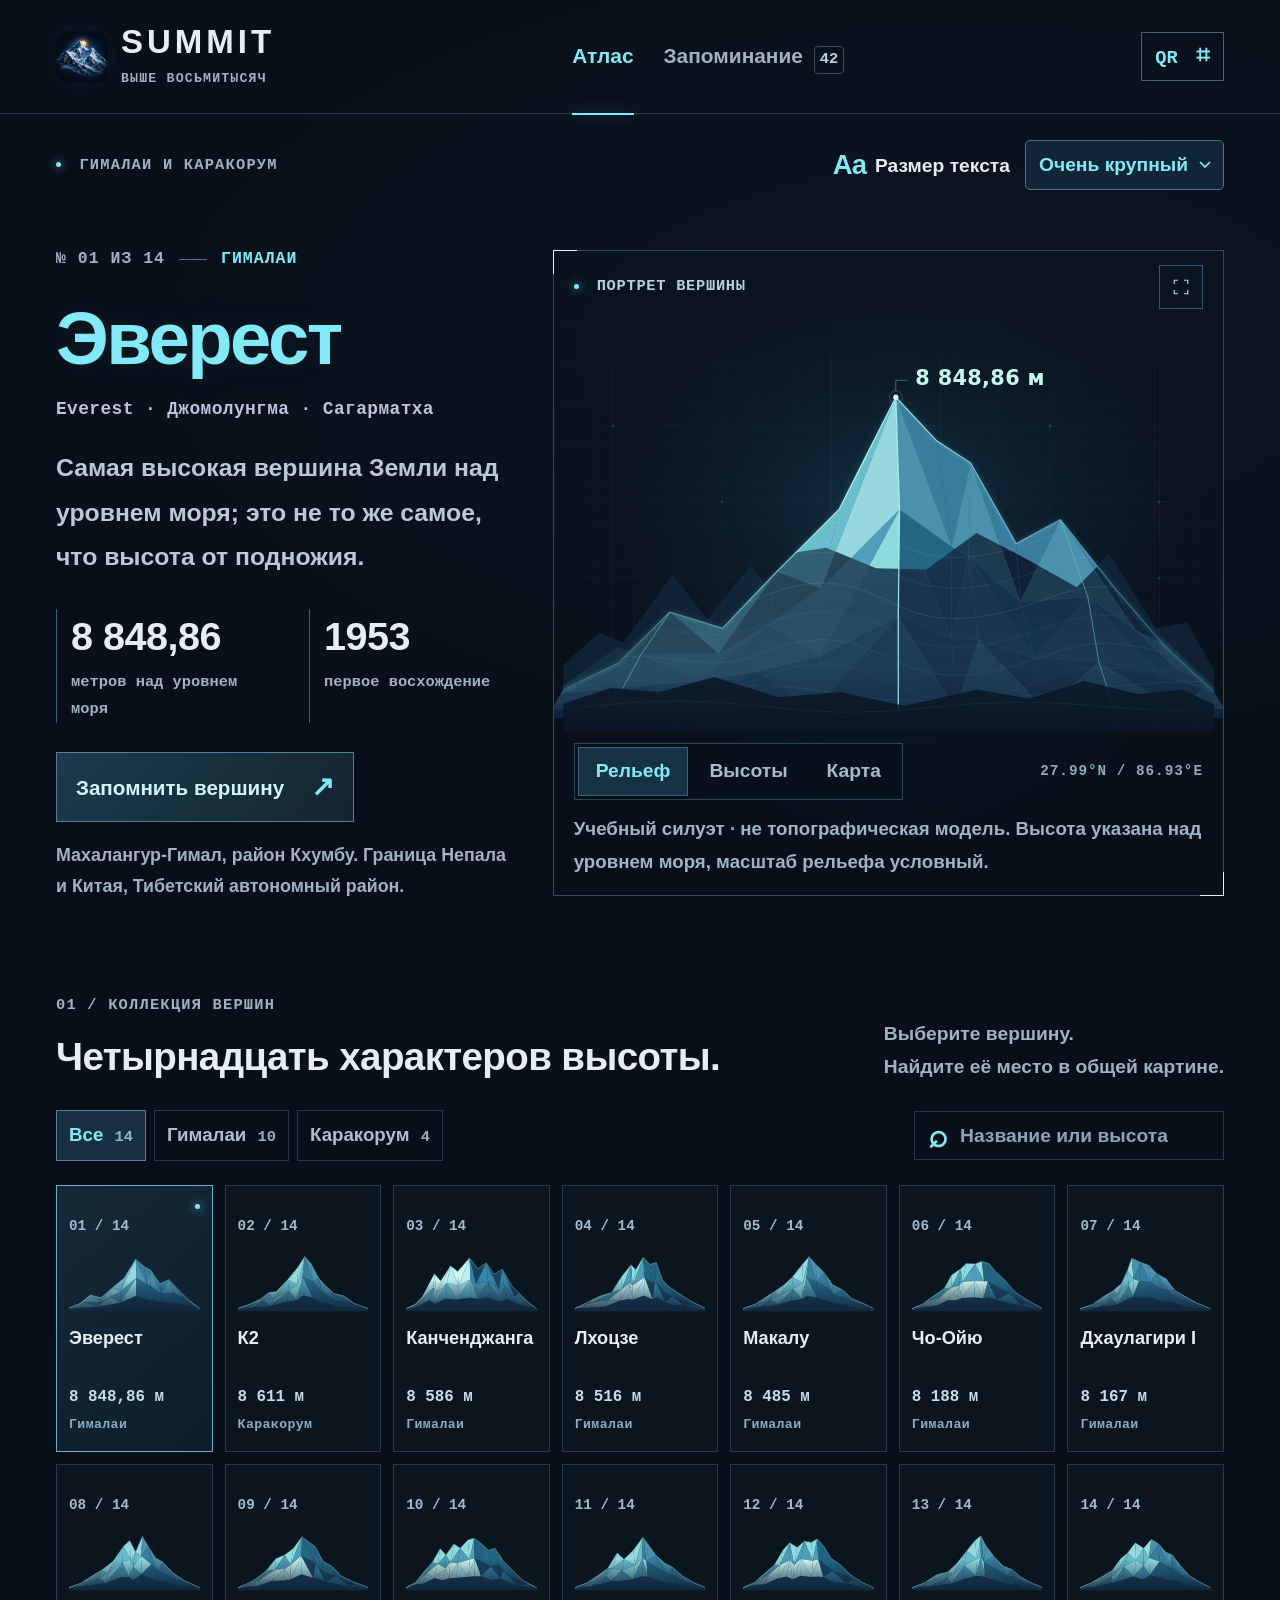
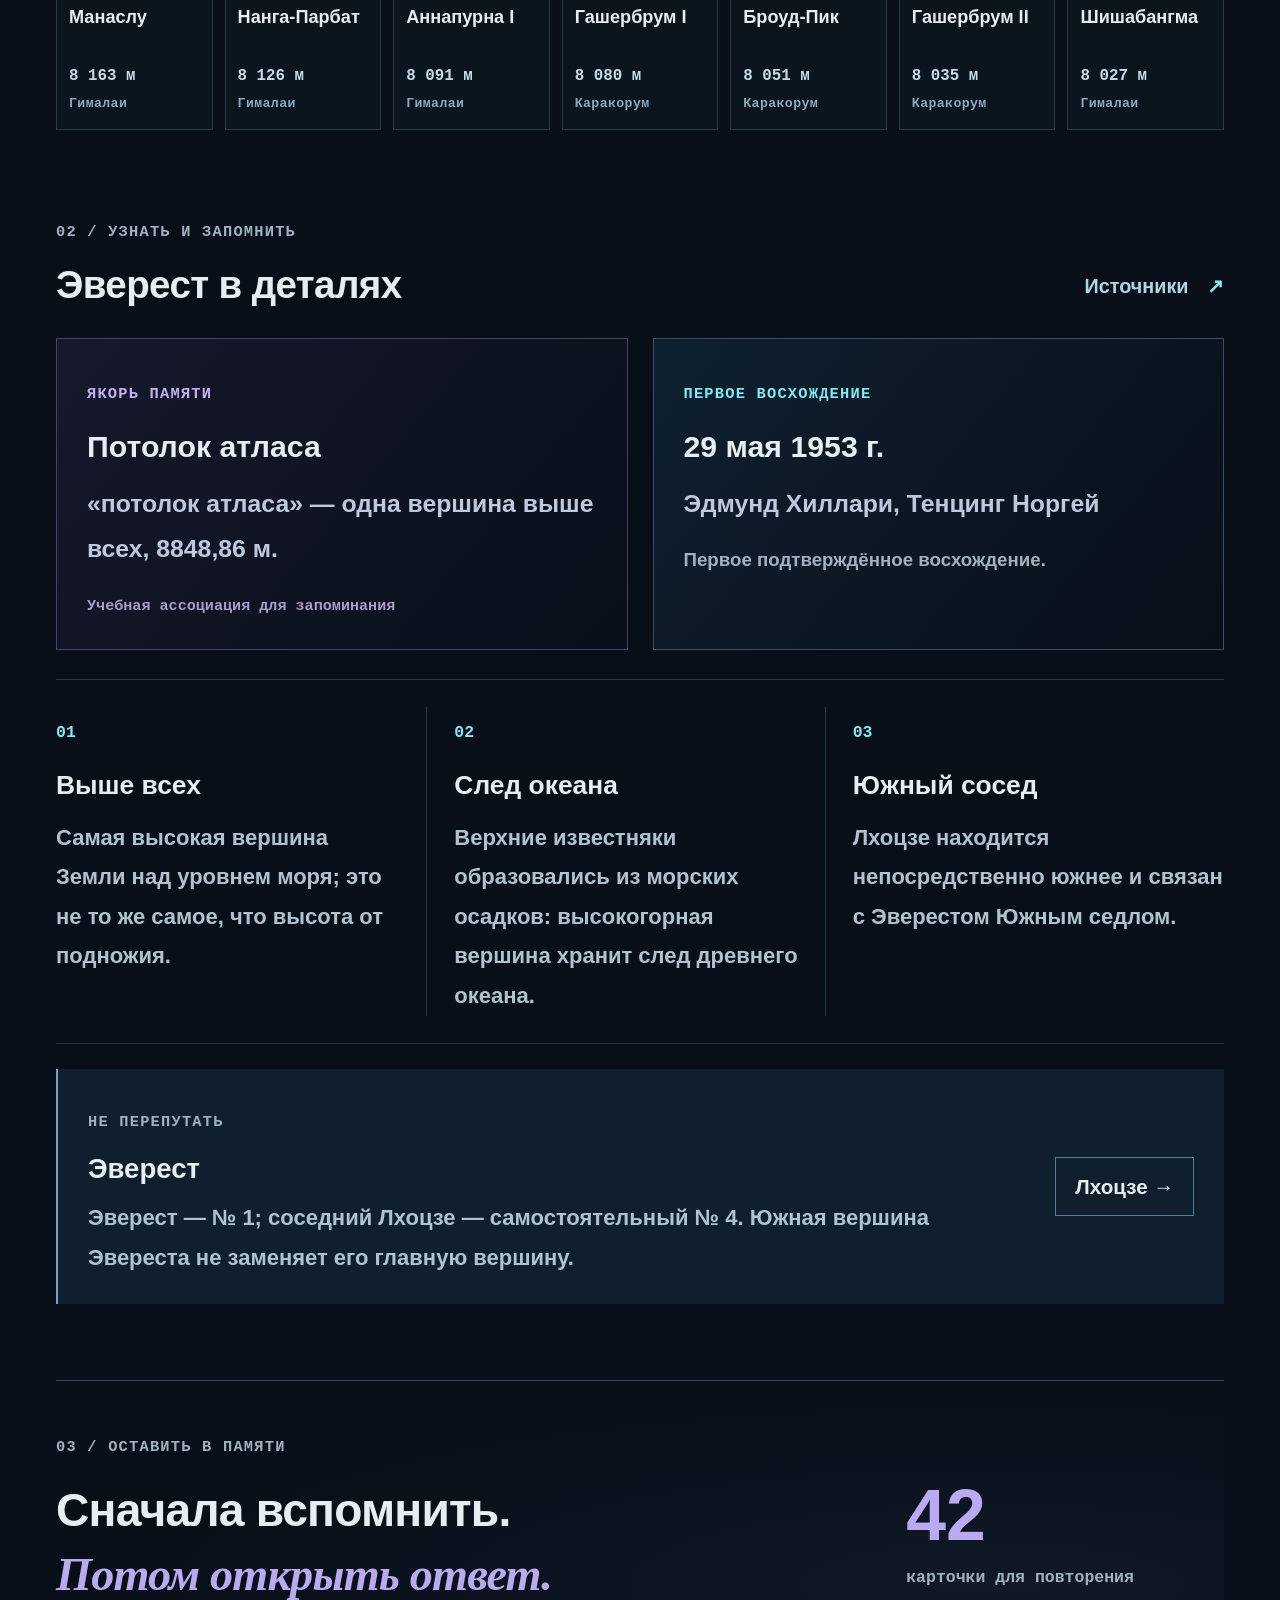
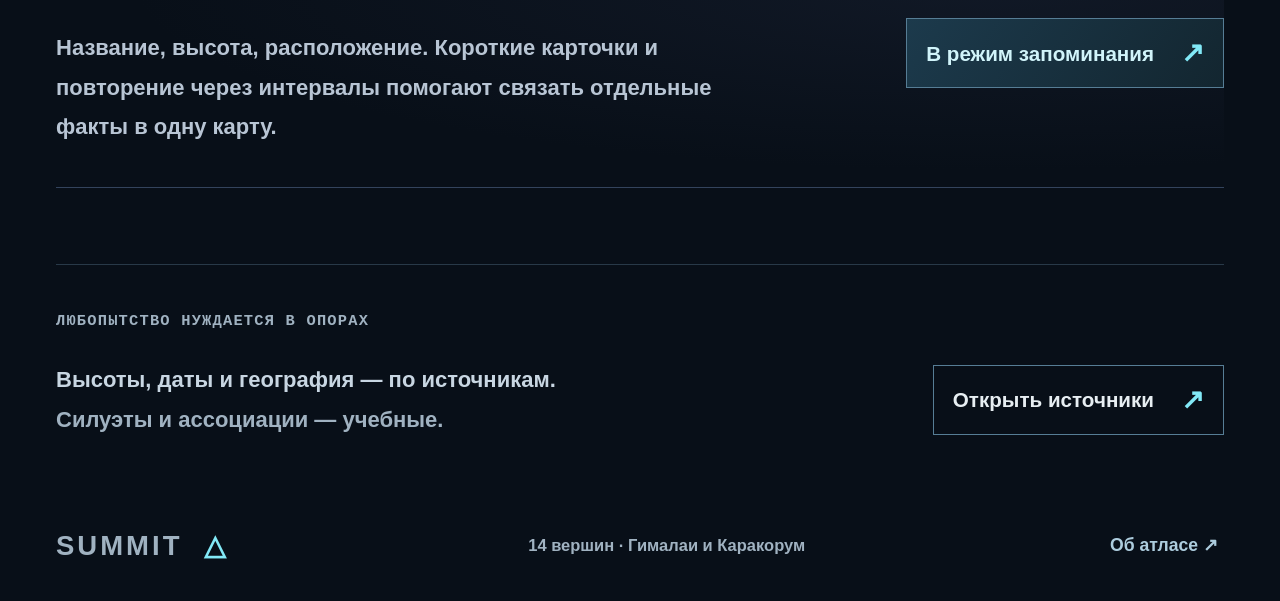
<file: docs/index.html>
<!doctype html>
<html lang="ru" data-text-size="large">
<head>
  <meta name="atlas-app" content="summit"><meta name="atlas-version" content="r-8d0308d09019dd869428"><meta name="atlas-built" content="2026-10-10T07:11:37+00:00">
  <meta charset="utf-8"><meta name="viewport" content="width=device-width,initial-scale=1">
  <meta name="theme-color" content="#080f18"><meta name="description" content="SUMMIT — интерактивный атлас 14 восьмитысячников Гималаев и Каракорума. Рельефы, карта, сравнение высот и интервальное повторение.">
  <meta name="application-name" content="SUMMIT"><meta name="apple-mobile-web-app-title" content="SUMMIT"><meta name="apple-mobile-web-app-capable" content="yes"><meta name="mobile-web-app-capable" content="yes">
  <link rel="icon" type="image/png" sizes="32x32" href="assets/favicon-32.png"><link rel="apple-touch-icon" sizes="180x180" href="assets/apple-touch-icon.png"><link rel="manifest" href="site.webmanifest">
  <title>SUMMIT — Восьмитысячники</title>
  <script>try{const v=localStorage.getItem('summit-text-size');if(['normal','large','xlarge'].includes(v))document.documentElement.dataset.textSize=v;}catch{}</script>
  <style>:root{color-scheme:dark;--bg:#080f18;--panel:#101c29;--border:#283948;--text:#e7eef2;--muted:#a0b2c1;--cyan:#82e9f7;--violet:#b6a1ff;--amber:#e9bd86;--sans:-apple-system,BlinkMacSystemFont,"Segoe UI",Arial,sans-serif;--mono:Menlo,Consolas,"Liberation Mono",monospace;--serif:Georgia,"Times New Roman",serif}
*{box-sizing:border-box}html{font-size:16px;scroll-behavior:smooth;scroll-padding-top:30px;-webkit-text-size-adjust:100%;text-size-adjust:100%}html[data-text-size=large]{font-size:18px}html[data-text-size=xlarge]{font-size:20px}body{margin:0;background:var(--bg);color:var(--text);font-family:var(--sans);font-size:1.125rem;font-weight:600;line-height:1.75;-webkit-font-smoothing:antialiased;background-image:radial-gradient(ellipse 80% 500px at 75% 350px,#17304b30,transparent)}button,input,select{font:inherit}button{color:inherit;background:none;border:0;cursor:pointer}a{color:inherit;text-decoration:none}button,a,select,input{-webkit-tap-highlight-color:transparent}button:focus-visible,a:focus-visible,select:focus-visible,input:focus-visible,[tabindex]:focus-visible{outline:2px solid var(--cyan);outline-offset:4px}button:disabled{cursor:default;opacity:.45}button[hidden],[hidden]{display:none!important}svg{display:block}::selection{background:#3b6a96;color:white}.skip-link{position:fixed;left:20px;top:-90px;background:var(--cyan);color:#0b1824;padding:12px 20px;z-index:100}.skip-link:focus{top:15px}.site-header{max-width:1560px;margin:auto;padding:24px 56px;display:flex;align-items:center;gap:35px;border-bottom:1px solid var(--border)}.brand{display:flex;align-items:center;gap:13px;flex-shrink:0}.app-icon{width:52px;height:52px;border-radius:13px;box-shadow:0 0 24px #458cca1c}.brand>span{font-size:1.5rem;font-weight:750;letter-spacing:4px;line-height:1.1}.brand small{display:block;font:700 .6rem/1.6 var(--mono);letter-spacing:1.2px;color:var(--muted);margin-top:8px}.main-nav{display:flex;align-items:center;justify-content:center;gap:30px;margin:auto;font-size:.95rem;font-weight:750}.main-nav button{position:relative;white-space:nowrap;padding:12px 0;color:var(--muted)}.main-nav .active{color:var(--cyan)}.main-nav .active:after{content:"";position:absolute;bottom:-28px;left:0;right:0;height:2px;background:var(--cyan);box-shadow:0 0 16px #7bddfe70}.nav-count{display:inline-grid;place-items:center;min-width:25px;padding:1px 5px;border:1px solid #394d66;color:#b5d5e9;border-radius:4px;margin-left:5px;font:700 .7rem/1.5 var(--mono)}.header-qr{font:750 .85rem var(--mono);padding:10px 13px;border:1px solid #446275;color:var(--cyan);white-space:nowrap}.header-qr span{font-size:1.1rem;padding-left:7px}main{max-width:1440px;margin:auto;padding:0 56px}.utility-bar{display:flex;align-items:center;justify-content:space-between;gap:25px;padding:26px 0 35px}.eyebrow{font:750 .7rem/1.75 var(--mono);letter-spacing:1.2px;color:var(--muted)}.eyebrow i,.viewer-top i{display:inline-block;width:5px;height:5px;vertical-align:middle;margin-right:8px;border-radius:50%;background:var(--cyan);box-shadow:0 0 10px #7fdbff}.reading-controls{display:flex;align-items:center;gap:15px}.reading-controls label{display:flex;align-items:center;gap:9px;font-size:.875rem;font-weight:750;white-space:nowrap}.reading-controls b{font-size:1.25rem;letter-spacing:-1px;color:var(--cyan)}select{font:700 .875rem/1.45 var(--sans);color:var(--cyan);background-color:#102535;border:1px solid #4c7085;border-radius:5px;min-height:46px;padding:10px 34px 10px 13px;max-width:100%;appearance:none;-webkit-appearance:none;background-image:url("data:image/svg+xml,%3Csvg xmlns='http://www.w3.org/2000/svg' width='12' height='8' viewBox='0 0 12 8'%3E%3Cpath d='m1 1 5 5 5-5' fill='none' stroke='%2382e9f7' stroke-width='1.7'/%3E%3C/svg%3E");background-repeat:no-repeat;background-position:right 12px center;background-size:12px 8px}.hero{display:grid;grid-template-columns:minmax(310px,.9fr) minmax(0,1.3fr);gap:32px;align-items:center;min-height:540px}.hero-copy{padding:20px 0}.peak-meta{font:700 .75rem/1.65 var(--mono);color:var(--cyan);letter-spacing:1px;display:flex;gap:14px;align-items:center;flex-wrap:wrap}.peak-meta>span:first-child{color:var(--muted)}.peak-meta i{width:28px;height:1px;background:#567386}h1{font-size:clamp(3rem,5.8vw,4.75rem);line-height:1.15;font-weight:750;letter-spacing:-2.5px;margin:23px 0 13px;color:var(--cyan);text-shadow:0 0 35px #78dfff16}h1.long-title{font-size:clamp(2.25rem,4.2vw,3.6rem);letter-spacing:-1.4px}.peak-english{font:650 .8125rem/1.75 var(--mono);color:#bbc5da;letter-spacing:.4px;margin:0 0 21px}.hero-summary{font-size:1.125rem;line-height:1.8;color:#bac9d5;max-width:510px;margin:0}.hero-stats{display:flex;flex-wrap:wrap;gap:28px;margin:29px 0}.hero-stats>div{border-left:1px solid #3b5f70;padding-left:14px;min-width:0}.hero-stats strong{display:block;font-size:1.8rem;line-height:1.4;letter-spacing:-.5px;font-weight:750;white-space:nowrap}.hero-stats span{display:block;font:650 .7rem/1.75 var(--mono);color:var(--muted);margin-top:5px;max-width:210px}.primary-button,.secondary-button{display:inline-flex;align-items:center;justify-content:space-between;gap:27px;min-height:50px;padding:12px 19px;border:1px solid #567d95;font-size:.9375rem;font-weight:750;line-height:1.6;text-align:left}.primary-button{background:linear-gradient(125deg,#1c3a4c,#132630);color:#d1f4fa}.primary-button>span,.secondary-button>span{font-size:1.25rem;color:var(--cyan)}.primary-button:hover,.secondary-button:hover{border-color:var(--cyan);background-color:#18364b;box-shadow:0 0 24px #6acafa12}.hero-location{font-size:.8125rem;color:var(--muted);line-height:1.7;max-width:490px;margin:18px 0 0}.viewer{border:1px solid #2b4b60;background:radial-gradient(ellipse at 50% 50%,#14375633,transparent 65%);position:relative;isolation:isolate;min-width:0}.viewer:before,.viewer:after{content:"";position:absolute;width:23px;height:23px;border-color:var(--cyan);pointer-events:none}.viewer:before{top:-1px;left:-1px;border-top:1px solid;border-left:1px solid}.viewer:after{right:-1px;bottom:-1px;border-right:1px solid;border-bottom:1px solid}.viewer-top{display:flex;align-items:center;justify-content:space-between;gap:15px;padding:14px 20px;font:750 .7rem/1.65 var(--mono);letter-spacing:.7px;color:#b0d3e0}.icon-button{display:grid;place-items:center;flex-shrink:0;width:42px;height:42px;border:1px solid #365369;color:var(--cyan);line-height:1}.icon-button svg{width:18px;stroke:currentColor;stroke-width:1.6;fill:none}.icon-button:hover{background:#1a3247}.viewer-content{height:410px;min-height:0;overflow:hidden;position:relative;background-image:linear-gradient(#8ac0e406 1px,transparent 1px),linear-gradient(90deg,#8ac0e406 1px,transparent 1px);background-size:40px 40px}.viewer-content>svg{width:100%;height:100%}.viewer-bottom{display:flex;align-items:center;justify-content:space-between;gap:18px;padding:10px 20px 13px;flex-wrap:wrap}.view-tabs{display:flex;background:#08111bbb;border:1px solid #2c4556;padding:3px;gap:3px}.view-tabs button{font-size:.875rem;font-weight:750;line-height:1.5;color:#a4bccb;padding:9px 17px;border:1px solid transparent;min-height:42px;white-space:nowrap}.view-tabs .active{background:#163243;border-color:#386279;color:var(--cyan)}.viewer-code{font:700 .65rem/1.65 var(--mono);letter-spacing:1px;color:#8faabc}.viewer-note{font-size:.6875rem;line-height:1.75;font-weight:650;color:#9db5c4;margin:0;padding:0 20px 17px}.viewer.expanded{position:fixed;inset:18px;z-index:50;background:var(--bg);box-shadow:0 0 0 35px #030711e8;display:flex;flex-direction:column}.expanded .viewer-content{flex:1;height:auto}.expanded .viewer-bottom,.expanded .viewer-note{width:100%;max-width:900px;align-self:center}.section-heading{display:flex;align-items:flex-end;justify-content:space-between;gap:25px;margin-bottom:27px}.section-heading h2{font-size:1.75rem;font-weight:750;line-height:1.35;letter-spacing:-.6px;margin:9px 0 0}.section-heading>p{font-size:.875rem;line-height:1.7;color:var(--muted);margin:0}.collection{padding-top:58px}.collection-toolbar{display:flex;justify-content:space-between;gap:25px;align-items:center;margin-bottom:24px}.range-filters{display:flex;gap:8px;flex-wrap:wrap}.range-filters button{font-size:.85rem;font-weight:700;white-space:nowrap;padding:8px 12px;border:1px solid var(--border);min-height:42px;color:#adbfcd}.range-filters span{font:700 .7rem var(--mono);color:#8cb3cb;margin-left:6px}.range-filters .active{border-color:#587f91;background:#193042;color:var(--cyan)}.search{display:flex;align-items:center;border:1px solid var(--border);padding:6px 13px;gap:10px;max-width:310px;width:100%}.search span{font-size:1.5rem;line-height:1;color:var(--cyan)}.search input{font-size:.875rem;width:100%;min-width:0;border:0;background:none;color:var(--text);outline:none;min-height:33px}.search:focus-within{border-color:var(--cyan)}.search input::placeholder{color:#8ca6b7}.peak-grid{display:grid;grid-template-columns:repeat(7,minmax(0,1fr));gap:12px}.peak-card{border:1px solid var(--border);background:#0e1a248c;padding:14px 12px;text-align:left;position:relative;min-width:0;transition:background .15s,border-color .15s}.peak-card:hover{background:#172c3b;border-color:#49758f}.peak-card.selected{border-color:#6eafc2;background:linear-gradient(140deg,#1d3b4e99,#0d1d2b)}.peak-card.selected:after{content:"";position:absolute;right:12px;top:18px;width:5px;height:5px;border-radius:50%;background:var(--cyan);box-shadow:0 0 10px #73dffe}.peak-card-number{font:700 .65rem var(--mono);color:#9dbbcc}.peak-card-visual{height:68px;margin:3px 0 11px}.peak-card-visual svg{width:100%;height:100%}.peak-card-name{font-size:.825rem;font-weight:750;line-height:1.45;display:block;min-height:2.9em}.peak-card-alt{font:700 .72rem/1.6 var(--mono);display:block;color:#c5dde8;margin-top:7px}.peak-card-range{font:650 .6rem/1.7 var(--mono);color:#8cabbf;display:block;margin-top:4px;letter-spacing:.4px}.empty-search{padding:35px 20px;border:1px solid var(--border);text-align:center;font-size:1rem;color:var(--muted)}.empty-search button{color:var(--cyan);text-decoration:underline;margin-left:10px}.peak-details{padding-top:76px}.text-button{font-size:.9rem;font-weight:750;line-height:1.6;color:#b2d5e6;padding:8px 0}.text-button>span{margin-left:13px;color:var(--cyan)}.insight-grid{display:grid;grid-template-columns:1fr 1fr;gap:25px}.memory-anchor,.first-ascent{padding:29px 30px;border:1px solid #4a416b;background:linear-gradient(130deg,#29244570,transparent)}.memory-anchor .eyebrow{color:#c2b0f2}.first-ascent{border-color:#3b4e62;background:linear-gradient(130deg,#16344a77,transparent)}.first-ascent .eyebrow{color:var(--cyan)}.insight-grid h3{font-size:1.375rem;font-weight:750;line-height:1.5;margin:13px 0}.insight-grid p{font-size:1.125rem;line-height:1.8;color:#bdc9dc;margin:0}.memory-anchor small{font:600 .6875rem/1.8 var(--mono);color:#ac9cc7;display:block;margin-top:21px}.first-ascent .ascent-note{font-size:.85rem;margin-top:16px;color:var(--muted)}.facts-grid{display:grid;grid-template-columns:repeat(3,1fr);gap:27px;border-top:1px solid var(--border);border-bottom:1px solid var(--border);margin-top:29px;padding:27px 0}.fact-item{border-right:1px solid var(--border);padding-right:26px}.fact-item:last-child{border-right:0;padding-right:0}.fact-item>span{font:700 .75rem var(--mono);color:var(--cyan)}.fact-item h3{font-size:1.2rem;font-weight:750;line-height:1.5;margin:16px 0 12px}.fact-item p{font-size:1rem;line-height:1.8;color:#afc2d0;margin:0}.pair-panel{display:flex;align-items:center;justify-content:space-between;gap:28px;padding:27px 30px;background:#101f2e;border-left:2px solid #7a9fc9;margin-top:25px}.pair-panel>div{flex:1;min-width:0}.pair-panel h3{font-size:1.25rem;line-height:1.5;margin:9px 0;font-weight:750}.pair-panel p{font-size:1rem;line-height:1.8;color:#afc1d3;margin:0}.pair-panel button{max-width:280px;flex-shrink:0}.learn-invite{display:flex;justify-content:space-between;align-items:center;gap:60px;border-top:1px solid #33435c;border-bottom:1px solid #33435c;padding:40px 0;margin:76px 0;background:radial-gradient(ellipse at 80% 50%,#2730494a,transparent 65%)}.learn-invite>div:first-child{max-width:690px}.learn-invite h2{font-size:2.1rem;font-weight:700;line-height:1.4;letter-spacing:-.8px;margin:13px 0 20px}.learn-invite em{font-family:var(--serif);color:#baaaf0;font-weight:600}.learn-invite p{font-size:1rem;line-height:1.8;color:#b8c5d4;margin:0}.invite-action{display:flex;align-items:flex-start;flex-direction:column;min-width:300px}.invite-count{font-size:3.25rem;font-weight:700;line-height:1;color:#b9abf2}.invite-label{font:600 .75rem/1.8 var(--mono);color:var(--muted);margin:12px 0 25px}.source-strip{border-top:1px solid var(--border);padding:30px 0;margin:60px 0 30px}.source-strip>div{display:flex;justify-content:space-between;align-items:center;gap:30px}.source-strip p{font-size:1rem;line-height:1.8;color:#c8d6e2}.source-strip p span{color:var(--muted)}.source-strip button{flex-shrink:0}footer{max-width:1440px;margin:auto;padding:0 56px 30px;display:flex;align-items:center;justify-content:space-between;gap:25px;font-size:.75rem;color:var(--muted);line-height:1.8}.footer-brand{font-size:1.25rem;font-weight:750;letter-spacing:3px;display:flex;align-items:center;gap:22px}.footer-brand span{color:var(--cyan)}footer button{font-size:.8rem;color:#adcdde}.learn-heading{padding:20px 0 30px}.learn-heading h1{color:#e6eef9;font-size:clamp(2.8rem,5.3vw,4rem);margin:14px 0 20px}.learn-heading h1 em{font-family:var(--serif);color:#b9a9ee;font-weight:600}.learn-heading>p{font-size:1.125rem;color:#b8c6d6;line-height:1.8;max-width:790px;margin:0}.study-stats{display:grid;grid-template-columns:repeat(3,1fr);border-top:1px solid var(--border);border-bottom:1px solid var(--border);padding:27px 0;gap:27px}.study-stats>div{border-left:1px solid #3a536b;padding-left:21px}.study-stats strong{display:block;font-size:2.1rem;font-weight:700;line-height:1.3}.study-stats span{font-size:.85rem;color:var(--muted);display:block;margin-top:7px}.study-stats>div:first-child strong{color:var(--cyan)}.review-setup{background:#111e2c;border:1px solid #2f4358;padding:29px 31px;margin-top:30px}.setup-fields{display:grid;grid-template-columns:1fr 1fr;gap:27px}.setup-fields label{font-size:.875rem;font-weight:700;color:#afc1d0}.setup-fields select{display:block;width:100%;margin-top:10px;color:#d7eaf7}.start-review{display:flex;align-items:center;justify-content:space-between;gap:25px;border-top:1px solid #2d4054;margin-top:27px;padding-top:25px}.start-review h2{font-size:1.375rem;font-weight:750;line-height:1.5;margin:0 0 8px}.start-review p{font-size:.95rem;color:#acbfd0;line-height:1.7;margin:0;max-width:660px}.start-review .primary-button{flex-shrink:0}.review-setup>.text-button{margin-top:18px}.study-method{display:grid;grid-template-columns:repeat(3,1fr);gap:32px;padding-top:40px}.study-method>div>span{font:700 .8rem var(--mono);color:var(--violet)}.study-method h3{font-size:1.25rem;line-height:1.5;margin:13px 0 9px;font-weight:750}.study-method p{font-size:1rem;color:#afc0d0;line-height:1.8;margin:0}.review-session{max-width:890px;margin:0 auto}.session-top{display:flex;align-items:center;justify-content:space-between;gap:20px;margin-bottom:17px}.session-top>span{font:700 .8rem/1.7 var(--mono);color:#b3c9dc}.session-progress{height:3px;background:#243246;margin-bottom:23px}.session-progress>span{display:block;height:100%;background:linear-gradient(90deg,var(--cyan),var(--violet));transition:width .2s}.flashcard{min-height:450px;text-align:center;padding:38px 45px;border:1px solid #476479;background:radial-gradient(ellipse at 50% 0,#21344d77,transparent 75%),#101b2a;box-shadow:0 0 40px #060d191a;display:flex;flex-direction:column;justify-content:center}.flashcard>.eyebrow{color:#acc5dc}.card-motif{color:#7cdcef;font:3.2rem/1 var(--serif);margin:22px 0 12px;text-shadow:0 0 25px #82dbff44}.flashcard h2{font-size:1.7rem;font-weight:750;line-height:1.5;letter-spacing:-.5px;margin:15px auto;max-width:720px}.flashcard #card-hint{font-size:1rem;line-height:1.8;max-width:620px;color:#a9bfce;margin:17px auto 27px}.flashcard .primary-button{margin:0 auto;gap:40px}.flashcard #card-answer{font-size:2.1rem;color:var(--cyan);line-height:1.4}.answer-detail{font-size:1.125rem;color:#c3d4e2;line-height:1.8}.answer-anchor{border-top:1px solid #3c3859;text-align:left;padding-top:19px;margin:22px 0 12px}.answer-anchor>span{font:750 .75rem var(--mono);color:var(--violet);letter-spacing:1px}.answer-anchor p{font-size:1rem;line-height:1.8;color:#c6beda;margin:8px 0 0}.rating-buttons{display:grid;grid-template-columns:repeat(3,1fr);gap:13px;margin-top:20px}.rating-buttons button{padding:18px 12px;border:1px solid #46506a;background:#111f30;min-width:0}.rating-buttons button:first-child{border-color:#77613e;background:#2b241d}.rating-buttons button:last-child{border-color:#546194;background:#1c263f}.rating-buttons button:hover{border-color:var(--cyan)}.rating-buttons strong{display:block;font-size:1.0625rem;line-height:1.5;font-weight:750}.rating-buttons span{display:block;font-size:.8rem;line-height:1.6;color:#a8becf;margin-top:5px}.rating-buttons button:first-child span{color:#d2b791}.study-footnote{font-size:.8rem;line-height:1.8;color:#94afc2;margin:21px 0 0}.review-complete{text-align:center;border:1px solid #34596b;padding:45px 35px;background:#101e2c;max-width:840px;margin:auto}.finish-symbol{color:var(--cyan);font-size:3rem}.review-complete h2{font-size:2rem;font-weight:750;line-height:1.4}.review-complete p{font-size:1.125rem;line-height:1.8;color:#b4c8d7}.review-complete button{margin:18px auto 0}.height-chart{height:100%;overflow-y:auto;padding:8px 20px 15px;scrollbar-width:thin;scrollbar-color:#467590 #0b1724}.chart-intro{font-size:.75rem;color:var(--muted);line-height:1.7;margin:0 0 13px}.height-row{display:grid;grid-template-columns:minmax(105px,1.4fr) minmax(20px,1fr) auto;align-items:center;gap:13px;border-bottom:1px solid #243c4d;min-height:44px;width:100%;padding:9px 0;text-align:left}.height-row .chart-name{font-size:.8rem;font-weight:700;line-height:1.5}.height-row .chart-value{font:700 .7rem var(--mono);color:#afcede;white-space:nowrap}.bar-track{height:5px;background:#233346;display:block}.bar-track i{display:block;min-width:3px;height:100%;background:#617695}.height-row.active{color:var(--cyan)}.height-row.active .bar-track i{background:var(--cyan);box-shadow:0 0 13px #84dcff33}.map-dot{cursor:pointer}.map-dot .map-hit{fill:transparent}.map-dot .map-badge{fill:#102438;stroke:#72bad7;stroke-width:1.4}.map-dot text{font:750 23px var(--sans);text-anchor:middle;dominant-baseline:middle;fill:#d7f2ff;pointer-events:none}.map-dot.active .map-badge{fill:#4c3b27;stroke:var(--amber);stroke-width:2}.map-dot:focus-visible .map-badge{stroke:white;stroke-width:3}.map-caption{font:700 20px var(--mono);fill:#8eafc9;letter-spacing:1px}.map-degree{font:600 17px var(--mono);fill:#64849b}dialog{background:#101e2c;color:var(--text);border:1px solid #466579;padding:30px 34px;max-width:860px;width:calc(100% - 30px);max-height:88dvh;box-shadow:0 0 90px #0008}dialog::backdrop{background:#030a13e8;backdrop-filter:blur(8px)}.dialog-top{display:flex;align-items:center;justify-content:space-between;gap:15px}dialog h2{font-size:1.8rem;font-weight:750;line-height:1.4;margin:22px 0}dialog>p{font-size:1rem;line-height:1.8;color:#bbccda}.source-group{border-top:1px solid var(--border);padding-top:18px;margin-top:25px}.source-group h3{font-size:1.3rem;font-weight:750;margin:5px 0 15px}.source-link{display:block;border-left:1px solid #52748f;padding-left:16px;margin:18px 0}.source-link strong{display:block;font-size:.9375rem;line-height:1.75;color:var(--cyan);font-weight:750}.source-link span{display:block;font-size:.875rem;color:#a3bbcd;line-height:1.75;margin-top:5px}.source-link:hover strong{text-decoration:underline}.source-policy{font-size:.8rem;line-height:1.85;border-top:1px solid var(--border);padding-top:20px;margin-top:28px}.height-note{font-size:.85rem;color:#b6c8d8;line-height:1.8}.qr-art{background:white;max-width:270px;margin:23px auto}.qr-art svg{width:100%;height:auto}#qr-dialog{max-width:490px;text-align:center}#qr-dialog .dialog-top{text-align:left}#qr-dialog>p{font-size:1rem}.qr-url{display:block;font:700 .8rem/1.8 var(--mono);color:var(--cyan);overflow-wrap:anywhere;margin:21px 0}#qr-dialog>.secondary-button{margin:0 auto}.toast{position:fixed;left:50%;bottom:24px;transform:translate(-50%,20px);padding:12px 23px;border:1px solid #567993;background:#132c3d;color:#dbf2ff;opacity:0;pointer-events:none;transition:.2s;z-index:100;font-size:.9rem;text-align:center;max-width:calc(100% - 32px)}.toast.show{opacity:1;transform:translate(-50%,0)}
@media(min-width:1500px){.viewer-content{height:450px}}
@media(max-width:1200px){.site-header{padding:23px 35px;gap:24px}main{padding:0 35px}.hero{grid-template-columns:minmax(280px,.95fr) minmax(0,1.05fr);gap:24px}.hero-stats{gap:19px}.hero-stats strong{font-size:1.6rem}.viewer-content{height:380px}.viewer-top{font-size:.65rem}.viewer-bottom{padding:12px 14px}.viewer-code{display:none}.peak-grid{grid-template-columns:repeat(4,minmax(0,1fr))}.peak-card-name{font-size:.925rem}.peak-card-visual{height:72px}.peak-card-range{font-size:.6875rem}.peak-card-alt{font-size:.8rem}.pair-panel{flex-wrap:wrap}.pair-panel button{max-width:none}.learn-invite{gap:35px}.invite-action{min-width:260px}footer{padding:0 35px 30px}.main-nav{gap:24px}.hero-location{font-size:.8rem}.hero-summary{font-size:1.0625rem}}
@media(max-width:1000px){.hero{grid-template-columns:1fr;gap:26px}.hero-copy{padding-top:10px;max-width:850px}.hero h1{font-size:3.9rem}.hero h1.long-title{font-size:3rem}.hero-summary{font-size:1.125rem;max-width:750px}.hero-stats{gap:40px}.hero-stats strong{font-size:2rem}.hero-location{max-width:750px}.viewer-content{height:470px}.viewer-bottom{justify-content:space-between;padding:10px 20px 17px}.viewer-code{display:block}.section-heading{flex-wrap:wrap}.section-heading>p br{display:none}.collection-toolbar{flex-wrap:wrap}.search{max-width:340px}.facts-grid{grid-template-columns:1fr;gap:0;padding:0}.fact-item{border-right:0;border-bottom:1px solid var(--border);padding:26px 0}.fact-item:last-child{border-bottom:0;padding:26px 0}.fact-item h3{margin-top:9px}.fact-item p{font-size:1.125rem}.learn-invite{gap:35px;align-items:flex-start}.learn-invite h2{font-size:1.8rem}.invite-action{min-width:230px}.invite-action .primary-button{font-size:.875rem;padding:12px 15px;gap:17px}.start-review{flex-wrap:wrap}.study-method{gap:23px}.source-strip>div{flex-wrap:wrap}.brand small{font-size:.55rem}.main-nav{font-size:.875rem;gap:20px}.study-stats span{font-size:.8rem}.insight-grid{gap:20px}.memory-anchor,.first-ascent{padding:25px}.height-row{grid-template-columns:minmax(130px,1.1fr) 2fr auto}.height-row .chart-name{font-size:1rem}.height-row .chart-value{font-size:.8rem}.chart-intro{font-size:.8rem}}
@media(max-width:760px){.site-header{padding:19px 25px;gap:18px;flex-wrap:wrap}.brand>span{font-size:1.45rem}.brand small{display:none}.app-icon{width:46px;height:46px;border-radius:12px}.main-nav{order:3;flex-basis:100%;justify-content:space-between;margin:0;gap:20px}.main-nav .active:after{bottom:-19px}.header-qr{margin-left:auto}.utility-bar{padding:24px 0 28px;flex-wrap:wrap;gap:18px}.utility-caption{font-size:.6875rem}.reading-controls{margin-left:auto}.hero h1{font-size:3.4rem}.hero h1.long-title{font-size:2.65rem}.peak-grid{grid-template-columns:repeat(3,minmax(0,1fr))}.peak-card-name{font-size:.825rem}.peak-card-range{font-size:.625rem}.section-heading h2{font-size:1.6rem}.collection-toolbar{gap:18px}.search{max-width:100%}.insight-grid{grid-template-columns:1fr}.pair-panel{padding:24px}.learn-invite{flex-direction:column}.invite-action{width:100%;min-width:0;display:grid;grid-template-columns:auto 1fr;gap:8px 20px;align-items:center}.invite-label{margin:0;max-width:230px}.invite-action .primary-button{grid-column:1/-1;justify-self:start;margin-top:16px;font-size:1rem}.source-strip button{max-width:100%}.study-method{grid-template-columns:1fr;gap:25px}.study-method h3{margin:8px 0}.study-stats{gap:15px}.study-stats>div{padding-left:15px}.study-stats span{font-size:.75rem}.setup-fields{grid-template-columns:1fr;gap:20px}.flashcard{padding:32px;min-height:430px}.review-setup{padding:25px}.flashcard h2{font-size:1.5rem}.flashcard #card-answer{font-size:1.8rem}footer{flex-wrap:wrap;gap:18px}.viewer-content{height:410px}}
@media(max-width:500px){main{padding:0 20px}.site-header{padding:18px 20px}.brand>span{font-size:26px;letter-spacing:3px}.app-icon{width:45px;height:45px}.main-nav{font-size:.9375rem;gap:16px}.nav-count{font-size:.7rem}.reading-controls{justify-content:space-between;gap:12px;width:100%;flex-wrap:wrap}.reading-controls label{font-size:.875rem}.reading-controls select{font-size:.875rem}.utility-bar{gap:14px}.hero{gap:24px}.hero-copy{padding:0}.peak-meta{font-size:.75rem;gap:10px}.hero h1{font-size:clamp(2.6rem,12.2vw,3.7rem);letter-spacing:-1.5px;margin:19px 0 10px}.hero h1.long-title{font-size:clamp(2rem,9.2vw,2.75rem);letter-spacing:-1.2px}.peak-english{font-size:.75rem}.hero-summary{font-size:1.125rem;line-height:1.8}.hero-stats{gap:28px;margin:26px 0}.hero-stats strong{font-size:1.75rem}.hero-stats span{font-size:.6875rem;max-width:155px}.hero-stats>div{padding-left:12px}.primary-button,.secondary-button{font-size:1rem;gap:22px}.hero-location{font-size:.8125rem}.viewer-top{padding:13px 14px;font-size:.625rem;gap:10px}.viewer-content{height:290px}.viewer-bottom{padding:10px 12px 14px;justify-content:center}.viewer-code{display:none}.view-tabs{width:100%;justify-content:center}.view-tabs button{flex:1;padding:9px 12px;font-size:.875rem}.viewer-note{font-size:.6875rem;padding:0 15px 16px}.viewer.expanded{inset:10px;overflow:auto}.expanded .viewer-content{min-height:280px;flex:1 0 280px}.expanded .viewer-top{font-size:.7rem}.expanded .viewer-note,.expanded .viewer-bottom{flex-shrink:0}.collection{padding-top:46px}.section-heading{align-items:flex-start;gap:18px;margin-bottom:24px}.section-heading h2{font-size:1.625rem}.section-heading .eyebrow{font-size:.6875rem}.section-heading>p{font-size:.875rem}.range-filters{gap:8px}.range-filters button{font-size:.8rem;padding:8px 10px}.range-filters span{font-size:.7rem;margin-left:4px}.peak-grid{grid-template-columns:repeat(2,minmax(0,1fr));gap:12px}.peak-card{padding:15px 13px}.peak-card-name{font-size:.875rem;min-height:2.9em}.peak-card-alt{font-size:.8rem}.peak-card-number{font-size:.7rem}.peak-card-range{font-size:.6rem;letter-spacing:.1px}.peak-card-visual{height:75px;margin:7px 0 12px}.peak-details{padding-top:55px}.memory-anchor,.first-ascent{padding:25px 23px}.insight-grid h3{font-size:1.35rem}.insight-grid p{font-size:1.125rem}.facts-grid{margin-top:23px}.fact-item h3{font-size:1.25rem}.pair-panel{padding:22px;gap:22px}.pair-panel h3{font-size:1.25rem}.pair-panel p{font-size:1.125rem}.pair-panel button{font-size:.9375rem}.learn-invite{padding:30px 0;margin:54px 0}.learn-invite h2{font-size:1.85rem}.learn-invite p{font-size:1.125rem}.source-strip{margin:45px 0 28px}.source-strip .eyebrow{font-size:.625rem}.source-strip p{font-size:1rem}.source-strip>div{gap:14px}footer{padding:0 20px 28px}.footer-brand{font-size:1.2rem}footer>span{width:100%;order:3;font-size:.75rem}footer button{margin-left:auto}.learn-heading{padding-top:7px}.learn-heading h1{font-size:2.4rem;letter-spacing:-1px}.learn-heading h1 em{display:block}.learn-heading>p{font-size:1.125rem}.study-stats{gap:18px;grid-template-columns:1fr 1fr}.study-stats>div:last-child{grid-column:1/-1;display:flex;align-items:center;gap:14px}.study-stats>div:last-child strong{font-size:1.25rem}.study-stats>div:last-child span{margin-top:0}.study-stats strong{font-size:2rem}.study-stats span{font-size:.8125rem}.review-setup{padding:24px 20px}.setup-fields label{font-size:.875rem}.setup-fields select{font-size:.875rem;width:100%;min-width:0}.start-review h2{font-size:1.375rem}.start-review p{font-size:1rem}.review-setup>.text-button{font-size:.875rem;text-align:left}.start-review .primary-button{font-size:1rem;width:100%;gap:15px}.study-method p{font-size:1.125rem}.flashcard{padding:27px 22px;min-height:420px}.flashcard>.eyebrow{font-size:.7rem}.flashcard h2{font-size:1.45rem}.flashcard #card-question{overflow-wrap:normal}.flashcard #card-hint{font-size:1rem}.flashcard .primary-button{font-size:.9375rem;gap:18px}.flashcard #card-answer{font-size:1.65rem;overflow-wrap:normal}.answer-detail{font-size:1.125rem}.answer-anchor p{font-size:1rem}.rating-buttons{gap:8px}.rating-buttons button{padding:16px 8px}.rating-buttons strong{font-size:.825rem}.rating-buttons span{font-size:.6875rem;line-height:1.7}.session-top .text-button{font-size:.875rem}.session-top>span{font-size:.6875rem;max-width:120px;text-align:right}.study-footnote{font-size:.75rem}.review-complete{padding:30px 20px}.review-complete h2{font-size:1.65rem}.review-complete p{font-size:1.125rem}.height-chart{padding:6px 14px 14px}.height-row{grid-template-columns:minmax(90px,1.2fr) minmax(12px,.8fr) auto;gap:9px;min-height:48px}.height-row .chart-name{font-size:.75rem}.height-row .chart-value{font-size:.625rem}.chart-intro{font-size:.6875rem}.map-dot text{font-size:31px}.map-dot .map-badge{r:24px}dialog{padding:24px 21px}dialog h2{font-size:1.5rem}dialog>p{font-size:1rem}.source-group h3{font-size:1.25rem}.source-link strong{font-size:.9375rem}.source-link span{font-size:.875rem}.qr-url{font-size:.75rem}.qr-art{max-width:255px}#qr-dialog>.secondary-button{font-size:.9375rem}.source-policy{font-size:.75rem}}
@media(max-width:370px){main{padding:0 15px}.site-header{padding:16px 15px}.main-nav{font-size:.875rem;gap:10px}.hero-stats{gap:22px}.hero-stats strong{font-size:1.55rem}.hero h1.long-title{font-size:1.9rem}.hero h1{font-size:2.45rem}.peak-grid{grid-template-columns:1fr}.peak-card{display:grid;grid-template-columns:80px minmax(0,1fr);gap:3px 15px}.peak-card-number{grid-column:1/-1}.peak-card-visual{grid-column:1;grid-row:2/5;height:65px;margin:8px 0}.peak-card-name{grid-column:2;min-height:0;font-size:.95rem}.peak-card-alt,.peak-card-range{grid-column:2;margin:0}.peak-card-range{font-size:.6875rem}.rating-buttons{grid-template-columns:1fr}.rating-buttons button{display:flex;align-items:center;justify-content:space-between;gap:12px;text-align:left;padding:15px 17px}.rating-buttons strong{font-size:1rem}.rating-buttons span{margin:0;font-size:.75rem}.viewer-content{height:265px}}
@media(min-width:1001px){html[data-text-size=xlarge] .hero{grid-template-columns:minmax(0,1fr) minmax(0,1.2fr)}html[data-text-size=xlarge] .peak-grid{grid-template-columns:repeat(4,minmax(0,1fr))}html[data-text-size=xlarge] .peak-card-name{font-size:.925rem}html[data-text-size=xlarge] .collection-toolbar{flex-wrap:wrap}html[data-text-size=xlarge] .learn-invite{flex-wrap:wrap}}
@media(prefers-reduced-motion:reduce){html{scroll-behavior:auto}*,*:before,*:after{transition:none!important;animation:none!important}}

/* Keep comparison text readable when buttons wrap on phones and tablets. */
.pair-panel>div{flex:1 1 360px}
.icon-button{min-width:44px;min-height:44px}
@media(max-width:760px){.pair-panel{flex-direction:column;align-items:stretch}.pair-panel>div{flex:auto}.pair-panel button{align-self:flex-start;max-width:100%;white-space:normal}}
/* Show the mountain early on a phone while keeping all explanatory text large. */
@media(max-width:760px){.hero{display:flex;flex-direction:column;gap:0}.hero-copy{display:contents}.hero .peak-meta{order:0}.hero h1{order:1}.hero .peak-english{order:2}.hero>.viewer{order:3;margin:18px 0 12px}.hero .hero-summary{order:4}.hero .hero-stats{order:5}.hero #remember-peak{order:6;align-self:flex-start;max-width:100%}.hero .hero-location{order:7}}

/* Larger reading choices; keep the saved keys and user's selected level. */
html,html[data-text-size="normal"]{font-size:20px}
html[data-text-size="large"]{font-size:22px}
html[data-text-size="xlarge"]{font-size:24px}
/* Explicit body sizes avoid a stale rem base during first paint in mobile WebKit. */
body{font-size:22.5px;font-weight:600}
html[data-text-size="large"] body{font-size:24.75px}
html[data-text-size="xlarge"] body{font-size:27px}
button,select,input{font-weight:700}
h1,h2,h3,strong{font-weight:750}
.reading-controls select{min-height:50px}.reading-controls{flex-wrap:wrap}
.range-filters{flex-wrap:wrap}.range-filters button,.view-tabs button{min-height:46px}
.hero,.hero-grid,.hero-copy,.flashcard,.review-setup,.source-group,.source-link,.section-heading>div{min-width:0}
body p{hyphens:auto}
.flashcard #card-answer.long-answer{font-size:1.125rem;line-height:1.7}
.viewer-note,.drawing-disclaimer,.collection-note{font-size:.85rem;line-height:1.75}
.diagram-key,.drawing-notes span{font-size:.875rem;line-height:1.6;font-weight:650}
.wonder-card-name,.peak-card-name,.card-name{font-weight:750}
.hero-stats>div{max-width:100%}.hero-stats strong{white-space:normal}
@media(max-width:1100px){.collection-toolbar,.site-header{flex-wrap:wrap}.hero,.hero-grid{grid-template-columns:1fr}.hero-summary,.hero-tagline{max-width:850px}.evidence-grid{grid-template-columns:1fr}.hero-stats strong{font-size:1.5rem}}
@media(max-width:760px){.rating-buttons{grid-template-columns:1fr}.rating-buttons button{display:flex;justify-content:space-between;align-items:center;gap:15px;text-align:left;padding:15px 18px}.rating-buttons strong{font-size:1rem}.rating-buttons span{font-size:.8rem;margin:0}.site-header .main-nav{flex-basis:100%}.hero h1.long-title{font-size:clamp(1.7rem,8.4vw,2.7rem)}.section-heading h2{font-size:1.6rem}.flashcard{padding:27px 20px}.flashcard h2{font-size:1.25rem}.flashcard #card-answer{font-size:1.45rem}.flashcard #card-answer.long-answer{font-size:1.125rem}.review-setup{padding:24px 20px}.pair-panel{padding:24px 20px}}
@media(max-width:500px){.reading-controls select{max-width:100%}.range-filters{gap:9px}.range-filters button{font-size:.8rem}.view-tabs button{font-size:.95rem}.hero h1:not(.long-title){font-size:clamp(1.85rem,10vw,2.6rem)}.hero-stats{gap:22px}.hero-stats strong{font-size:1.3rem}.hero .wonder-english,.hero .peak-alt{font-size:.75rem}.diagram-key{padding:0 12px}.diagram-key li{padding:6px 8px}.learn-heading h1{font-size:2rem}.main-nav button{padding:12px 0}.flashcard #card-question{hyphens:auto}.flashcard #card-answer{hyphens:auto}}
@media(max-width:370px){.wonder-grid,.peak-grid{grid-template-columns:1fr!important}.hero h1.long-title{font-size:1.55rem}.main-nav{gap:8px}.main-nav button{font-size:.8rem}.nav-count{margin-left:4px;min-width:20px}.reading-controls{gap:12px}.hero .hero-stats{gap:18px}.hero-stats strong{font-size:1.2rem}.viewer-top{padding:12px 10px}.flashcard,.memory-anchor,.historical-context,.evidence-card,.engineering-panel{padding-left:18px;padding-right:18px}}

/* Wide labels retain whole words while controls wrap to another row. */
.view-tabs{flex-wrap:wrap;max-width:100%}.view-tabs button{flex:1 1 auto;min-width:0}
.hero h1{hyphens:auto}
@media(min-width:601px) and (max-width:1000px){.peak-grid{grid-template-columns:repeat(3,minmax(0,1fr))}}
@media(max-width:500px){.viewer,.viewer-bottom,.viewer-content{max-width:100%}.view-tabs button{padding-left:7px;padding-right:7px}.peak-card-name{hyphens:auto}}

h1,h2,h3{hyphens:auto}

@media(max-width:370px){.view-tabs button{font-size:.875rem;padding-left:3px;padding-right:3px}}

.app-updates{margin:28px 0 4px;padding:24px 0 0;border-top:1px solid var(--border,var(--line,#385248));min-width:0}.app-updates h3{font-size:1.2rem;font-weight:750;line-height:1.5;margin:0 0 16px}.update-toggle{display:flex;align-items:center;gap:13px;min-height:48px;font-size:1rem;font-weight:700;cursor:pointer}.update-toggle input{width:25px;height:25px;flex:none;accent-color:var(--cyan,#67f2cd);margin:0}.app-updates .update-status{font-size:1rem;line-height:1.7;font-weight:650;margin:16px 0;color:var(--text,#e7eef2)}.app-updates .update-help{font-size:.85rem;line-height:1.7;color:var(--muted,#b0c6bd);margin:0 0 18px}.update-actions{display:flex;gap:12px;flex-wrap:wrap}.update-actions button{font-size:.9rem;min-height:48px;padding:12px 16px;white-space:normal}.update-version{display:block;font-size:.75rem;color:var(--muted,#b0c6bd);margin-top:16px}.update-banner{position:fixed;left:max(15px,env(safe-area-inset-left));right:max(15px,env(safe-area-inset-right));bottom:max(15px,env(safe-area-inset-bottom));margin:0 auto;max-width:860px;padding:20px 23px;z-index:110;background:#102922;border:1px solid #67aa95;box-shadow:0 10px 60px #0009;display:flex;gap:22px;align-items:center;color:#e9fff3}.update-banner p{font-size:.85rem;font-weight:650;line-height:1.6;margin:0;flex:1;min-width:0}.update-banner>div{display:flex;gap:10px;flex-wrap:wrap;flex-shrink:0}.update-banner button{font-size:.85rem;line-height:1.5;font-weight:700;padding:10px 13px;border:1px solid #77bea6;min-height:46px;color:#d2ffeb}.update-banner button:disabled{opacity:.5;cursor:default}.update-banner[hidden]{display:none!important}@media(max-width:700px){.update-banner{flex-direction:column;align-items:stretch;gap:15px;padding:17px 19px}.update-banner>div{justify-content:flex-end}.update-banner p{font-size:.875rem}.update-actions{flex-direction:column}.update-actions button{width:100%;justify-content:center}}
</style>
</head>
<body>
<a href="#main-content" class="skip-link">К содержанию</a>
<header class="site-header">
 <a class="brand" href="#" data-mode="atlas" aria-label="SUMMIT — атлас"><img src="[data-uri]" class="app-icon" width="52" height="52" alt=""><span>SUMMIT<small>ВЫШЕ ВОСЬМИТЫСЯЧ</small></span></a>
 <nav class="main-nav" aria-label="Разделы приложения"><button type="button" data-mode="atlas" class="active" aria-current="page">Атлас</button><button type="button" data-mode="learn">Запоминание <span class="nav-count" id="nav-due">42</span></button></nav>
 <button type="button" class="qr-trigger header-qr" aria-label="QR-код приложения">QR <span>⌗</span></button>
</header>
<main id="main-content">
 <div class="utility-bar"><span class="eyebrow utility-caption"><i></i> ГИМАЛАИ И КАРАКОРУМ</span><div class="reading-controls"><label for="text-size"><b aria-hidden="true">Aa</b> Размер текста</label><select id="text-size"><option value="normal">Крупный</option><option value="large" selected>Очень крупный</option><option value="xlarge">Максимальный</option></select></div></div>
 <div id="atlas-view">
  <section class="hero" id="peak-top" aria-label="Выбранная вершина">
   <div class="hero-copy"><div class="peak-meta"><span id="peak-rank"></span><i></i><span id="peak-range"></span></div><h1 id="peak-name"></h1><p class="peak-english" id="peak-english"></p><p class="hero-summary" id="peak-summary"></p><div class="hero-stats"><div><strong id="peak-height"></strong><span>метров над уровнем моря</span></div><div><strong id="peak-year"></strong><span>первое восхождение</span></div></div><button type="button" class="primary-button" id="remember-peak">Запомнить вершину <span>↗</span></button><p class="hero-location" id="peak-location"></p></div>
   <div class="viewer" id="viewer"><div class="viewer-top"><span><i></i> <span id="viewer-title">ПОРТРЕТ ВЕРШИНЫ</span></span><button type="button" id="expand-viewer" class="icon-button" aria-label="Развернуть иллюстрацию" aria-expanded="false"><svg viewBox="0 0 24 24" aria-hidden="true"><path d="M8 3H3v5m13-5h5v5M3 16v5h5m13-5v5h-5"/></svg></button></div><div id="viewer-content" class="viewer-content"></div><div class="viewer-bottom"><div class="view-tabs" role="group" aria-label="Вид иллюстрации"><button type="button" data-view="relief" aria-pressed="true" class="active">Рельеф</button><button type="button" data-view="heights" aria-pressed="false">Высоты</button><button type="button" data-view="map" aria-pressed="false">Карта</button></div><span class="viewer-code" id="viewer-code"></span></div><p class="viewer-note" id="viewer-note"></p></div>
  </section>
  <section class="collection" id="collection"><div class="section-heading"><div><span class="eyebrow">01 / КОЛЛЕКЦИЯ ВЕРШИН</span><h2>Четырнадцать характеров высоты.</h2></div><p>Выберите вершину.<br>Найдите её место в общей картине.</p></div><div class="collection-toolbar"><div class="range-filters" role="group" aria-label="Горная система"><button type="button" data-range="all" class="active" aria-pressed="true">Все <span>14</span></button><button type="button" data-range="himalaya" aria-pressed="false">Гималаи <span>10</span></button><button type="button" data-range="karakoram" aria-pressed="false">Каракорум <span>4</span></button></div><label class="search"><span aria-hidden="true">⌕</span><input type="search" id="peak-search" placeholder="Название или высота" aria-label="Найти вершину по названию или высоте"></label></div><div class="peak-grid" id="peak-grid"></div><div class="empty-search" id="empty-search" hidden>Таких вершин в подборке нет. <button type="button" id="reset-search">Сбросить поиск</button></div></section>
  <section class="peak-details" id="peak-details"><div class="section-heading"><div><span class="eyebrow">02 / УЗНАТЬ И ЗАПОМНИТЬ</span><h2 id="detail-heading"></h2></div><button class="text-button sources-trigger" type="button">Источники <span>↗</span></button></div><div class="insight-grid"><article class="memory-anchor"><span class="eyebrow">ЯКОРЬ ПАМЯТИ</span><h3 id="anchor-title"></h3><p id="anchor-text"></p><small>Учебная ассоциация для запоминания</small></article><article class="first-ascent"><span class="eyebrow">ПЕРВОЕ ВОСХОЖДЕНИЕ</span><h3 id="ascent-date"></h3><p id="ascent-team"></p><p class="ascent-note" id="ascent-note"></p></article></div><div class="facts-grid" id="facts-grid"></div><div class="pair-panel"><div><span class="eyebrow">НЕ ПЕРЕПУТАТЬ</span><h3 id="pair-title"></h3><p id="pair-text"></p></div><button class="secondary-button" id="pair-button" type="button"></button></div></section>
  <section class="learn-invite"><div><span class="eyebrow">03 / ОСТАВИТЬ В ПАМЯТИ</span><h2>Сначала вспомнить.<br><em>Потом открыть ответ.</em></h2><p>Название, высота, расположение. Короткие карточки и повторение через интервалы помогают связать отдельные факты в одну карту.</p></div><div class="invite-action"><span class="invite-count" id="invite-count">42</span><span class="invite-label">карточки для повторения</span><button class="primary-button" data-mode="learn" type="button">В режим запоминания <span>↗</span></button></div></section>
 </div>
 <div id="learn-view" hidden>
  <section class="learn-heading"><span class="eyebrow">ПАМЯТЬ / АКТИВНОЕ ВОСПРОИЗВЕДЕНИЕ</span><h1>Вершины <em>в памяти.</em></h1><p>Попробуйте ответить самостоятельно. Затем откройте карточку и выберите, когда вернуться к ней.</p></section>
  <div id="learn-overview"><div class="study-stats"><div><strong id="due-count">42</strong><span>к повторению сейчас</span></div><div><strong id="seen-count">0</strong><span>уже знакомых карточек</span></div><div><strong>14</strong><span>вершин в коллекции</span></div></div><section class="review-setup"><div class="setup-fields"><label for="study-topic">Что запоминаем<select id="study-topic"><option value="all">Все темы</option><option value="name">Названия вершин</option><option value="height">Высоты</option><option value="geo">Географию</option></select></label><label for="study-peak">Какие вершины<select id="study-peak"><option value="all">Все 14 вершин</option><option value="himalaya">Только Гималаи</option><option value="karakoram">Только Каракорум</option></select></label></div><div class="start-review"><div><h2 id="review-ready-title"></h2><p id="review-ready-note"></p></div><button class="primary-button" type="button" id="start-review">Начать повторение <span>↗</span></button></div><button class="text-button" type="button" id="practice-all">Повторить всю выбранную подборку ↗</button></section><div class="study-method"><div><span>01</span><h3>Вспомните</h3><p>Не торопитесь открывать ответ. Назовите его вслух или про себя.</p></div><div><span>02</span><h3>Сравните</h3><p>Проверьте себя по ответу и используйте ассоциацию как опору.</p></div><div><span>03</span><h3>Вернитесь позже</h3><p>Карточка получит новый срок повторения. Прогресс хранится в этом браузере.</p></div></div></div>
  <section class="review-session" id="review-session" hidden><div class="session-top"><button class="text-button" id="end-review" type="button">← К подборке</button><span id="session-position"></span></div><div class="session-progress"><span id="session-progress-bar"></span></div><article class="flashcard" id="flashcard" aria-live="polite"><span class="eyebrow" id="card-topic"></span><div id="card-front"><div class="card-motif" aria-hidden="true">△</div><h2 id="card-question"></h2><p id="card-hint"></p><button class="primary-button" id="reveal-answer" aria-expanded="false" aria-controls="card-back" type="button">Открыть ответ <span>↓</span></button></div><div id="card-back" hidden><h2 id="card-answer"></h2><p class="answer-detail" id="card-answer-detail"></p><div class="answer-anchor"><span>ЗАПОМНИТЬ</span><p id="card-anchor"></p></div><button type="button" class="text-button" id="answer-source">Источник ответа ↗</button></div></article><div class="rating-buttons" id="rating-buttons" hidden><button type="button" data-grade="again"><strong>Повторить</strong><span>через 10 минут</span></button><button type="button" data-grade="good"><strong>Вспомнил</strong><span id="good-interval">через 1 день</span></button><button type="button" data-grade="easy"><strong>Легко</strong><span id="easy-interval">через 3 дня</span></button></div><p class="study-footnote">Высоты даны по источникам атласа. Для первого знакомства достаточно вспомнить округлённую сотню метров.</p></section>
  <section class="review-complete" id="review-complete" hidden><span class="finish-symbol" aria-hidden="true">✦</span><h2>Повторение завершено.</h2><p id="review-summary"></p><button type="button" class="primary-button" id="return-overview">К подборке <span>↗</span></button></section>
 </div>
 <section class="source-strip"><span class="eyebrow">ЛЮБОПЫТСТВО НУЖДАЕТСЯ В ОПОРАХ</span><div><p>Высоты, даты и география — по источникам.<br><span>Силуэты и ассоциации — учебные.</span></p><button type="button" class="secondary-button sources-trigger">Открыть источники <span>↗</span></button></div></section>
</main>
<footer><a href="#" class="footer-brand" data-mode="atlas">SUMMIT <span>△</span></a><span>14 вершин · Гималаи и Каракорум</span><button type="button" id="about-button">Об атласе ↗</button></footer>
<dialog id="sources-dialog" aria-labelledby="sources-title"><div class="dialog-top"><span class="eyebrow">БИБЛИОТЕКА АТЛАСА</span><button type="button" class="close-dialog icon-button" aria-label="Закрыть источники">✕</button></div><h2 id="sources-title">Откуда мы это знаем</h2><p>Высоты зависят от измерений и принятой справочной системы. В этом атласе для непальских вершин использована шкала Himalayan Database; расхождения отмечены в карточках.</p><div id="sources-list"></div><p class="source-policy" id="source-policy"></p></dialog>
<dialog id="qr-dialog" aria-labelledby="qr-title"><div class="dialog-top"><span class="eyebrow">АТЛАС В ВАШЕМ ТЕЛЕФОНЕ</span><button type="button" class="close-dialog icon-button" aria-label="Закрыть QR-код">✕</button></div><h2 id="qr-title">Четырнадцать вершин.<br>Одна ссылка.</h2><div class="qr-art"><svg xmlns="http://www.w3.org/2000/svg" viewBox="0 0 37 37" role="img" aria-label="QR-код: https://evgk724.github.io/summit-atlas/" shape-rendering="crispEdges"><rect width="37" height="37" fill="white"/><path d="M4 4h1v1h-1zM5 4h1v1h-1zM6 4h1v1h-1zM7 4h1v1h-1zM8 4h1v1h-1zM9 4h1v1h-1zM10 4h1v1h-1zM12 4h1v1h-1zM14 4h1v1h-1zM17 4h1v1h-1zM18 4h1v1h-1zM19 4h1v1h-1zM20 4h1v1h-1zM21 4h1v1h-1zM22 4h1v1h-1zM24 4h1v1h-1zM26 4h1v1h-1zM27 4h1v1h-1zM28 4h1v1h-1zM29 4h1v1h-1zM30 4h1v1h-1zM31 4h1v1h-1zM32 4h1v1h-1zM4 5h1v1h-1zM10 5h1v1h-1zM13 5h1v1h-1zM16 5h1v1h-1zM17 5h1v1h-1zM18 5h1v1h-1zM21 5h1v1h-1zM23 5h1v1h-1zM24 5h1v1h-1zM26 5h1v1h-1zM32 5h1v1h-1zM4 6h1v1h-1zM6 6h1v1h-1zM7 6h1v1h-1zM8 6h1v1h-1zM10 6h1v1h-1zM13 6h1v1h-1zM15 6h1v1h-1zM16 6h1v1h-1zM18 6h1v1h-1zM19 6h1v1h-1zM21 6h1v1h-1zM23 6h1v1h-1zM26 6h1v1h-1zM28 6h1v1h-1zM29 6h1v1h-1zM30 6h1v1h-1zM32 6h1v1h-1zM4 7h1v1h-1zM6 7h1v1h-1zM7 7h1v1h-1zM8 7h1v1h-1zM10 7h1v1h-1zM12 7h1v1h-1zM13 7h1v1h-1zM16 7h1v1h-1zM17 7h1v1h-1zM18 7h1v1h-1zM20 7h1v1h-1zM22 7h1v1h-1zM26 7h1v1h-1zM28 7h1v1h-1zM29 7h1v1h-1zM30 7h1v1h-1zM32 7h1v1h-1zM4 8h1v1h-1zM6 8h1v1h-1zM7 8h1v1h-1zM8 8h1v1h-1zM10 8h1v1h-1zM12 8h1v1h-1zM13 8h1v1h-1zM14 8h1v1h-1zM15 8h1v1h-1zM16 8h1v1h-1zM17 8h1v1h-1zM19 8h1v1h-1zM20 8h1v1h-1zM21 8h1v1h-1zM22 8h1v1h-1zM26 8h1v1h-1zM28 8h1v1h-1zM29 8h1v1h-1zM30 8h1v1h-1zM32 8h1v1h-1zM4 9h1v1h-1zM10 9h1v1h-1zM12 9h1v1h-1zM13 9h1v1h-1zM14 9h1v1h-1zM15 9h1v1h-1zM18 9h1v1h-1zM22 9h1v1h-1zM23 9h1v1h-1zM26 9h1v1h-1zM32 9h1v1h-1zM4 10h1v1h-1zM5 10h1v1h-1zM6 10h1v1h-1zM7 10h1v1h-1zM8 10h1v1h-1zM9 10h1v1h-1zM10 10h1v1h-1zM12 10h1v1h-1zM14 10h1v1h-1zM16 10h1v1h-1zM18 10h1v1h-1zM20 10h1v1h-1zM22 10h1v1h-1zM24 10h1v1h-1zM26 10h1v1h-1zM27 10h1v1h-1zM28 10h1v1h-1zM29 10h1v1h-1zM30 10h1v1h-1zM31 10h1v1h-1zM32 10h1v1h-1zM12 11h1v1h-1zM13 11h1v1h-1zM14 11h1v1h-1zM15 11h1v1h-1zM16 11h1v1h-1zM18 11h1v1h-1zM19 11h1v1h-1zM21 11h1v1h-1zM22 11h1v1h-1zM24 11h1v1h-1zM4 12h1v1h-1zM8 12h1v1h-1zM10 12h1v1h-1zM11 12h1v1h-1zM12 12h1v1h-1zM13 12h1v1h-1zM14 12h1v1h-1zM15 12h1v1h-1zM18 12h1v1h-1zM20 12h1v1h-1zM21 12h1v1h-1zM23 12h1v1h-1zM25 12h1v1h-1zM26 12h1v1h-1zM27 12h1v1h-1zM28 12h1v1h-1zM29 12h1v1h-1zM32 12h1v1h-1zM5 13h1v1h-1zM7 13h1v1h-1zM13 13h1v1h-1zM14 13h1v1h-1zM16 13h1v1h-1zM18 13h1v1h-1zM19 13h1v1h-1zM20 13h1v1h-1zM21 13h1v1h-1zM22 13h1v1h-1zM25 13h1v1h-1zM26 13h1v1h-1zM28 13h1v1h-1zM29 13h1v1h-1zM30 13h1v1h-1zM31 13h1v1h-1zM32 13h1v1h-1zM5 14h1v1h-1zM6 14h1v1h-1zM8 14h1v1h-1zM9 14h1v1h-1zM10 14h1v1h-1zM15 14h1v1h-1zM16 14h1v1h-1zM17 14h1v1h-1zM18 14h1v1h-1zM19 14h1v1h-1zM22 14h1v1h-1zM26 14h1v1h-1zM28 14h1v1h-1zM32 14h1v1h-1zM4 15h1v1h-1zM5 15h1v1h-1zM6 15h1v1h-1zM7 15h1v1h-1zM11 15h1v1h-1zM12 15h1v1h-1zM14 15h1v1h-1zM16 15h1v1h-1zM18 15h1v1h-1zM19 15h1v1h-1zM20 15h1v1h-1zM21 15h1v1h-1zM22 15h1v1h-1zM27 15h1v1h-1zM28 15h1v1h-1zM29 15h1v1h-1zM31 15h1v1h-1zM32 15h1v1h-1zM5 16h1v1h-1zM6 16h1v1h-1zM7 16h1v1h-1zM9 16h1v1h-1zM10 16h1v1h-1zM11 16h1v1h-1zM12 16h1v1h-1zM13 16h1v1h-1zM15 16h1v1h-1zM17 16h1v1h-1zM18 16h1v1h-1zM21 16h1v1h-1zM22 16h1v1h-1zM24 16h1v1h-1zM31 16h1v1h-1zM4 17h1v1h-1zM6 17h1v1h-1zM7 17h1v1h-1zM12 17h1v1h-1zM18 17h1v1h-1zM19 17h1v1h-1zM20 17h1v1h-1zM21 17h1v1h-1zM22 17h1v1h-1zM25 17h1v1h-1zM26 17h1v1h-1zM27 17h1v1h-1zM28 17h1v1h-1zM29 17h1v1h-1zM30 17h1v1h-1zM31 17h1v1h-1zM32 17h1v1h-1zM6 18h1v1h-1zM9 18h1v1h-1zM10 18h1v1h-1zM13 18h1v1h-1zM15 18h1v1h-1zM16 18h1v1h-1zM17 18h1v1h-1zM18 18h1v1h-1zM19 18h1v1h-1zM22 18h1v1h-1zM25 18h1v1h-1zM26 18h1v1h-1zM28 18h1v1h-1zM29 18h1v1h-1zM30 18h1v1h-1zM32 18h1v1h-1zM4 19h1v1h-1zM5 19h1v1h-1zM7 19h1v1h-1zM8 19h1v1h-1zM12 19h1v1h-1zM14 19h1v1h-1zM17 19h1v1h-1zM19 19h1v1h-1zM21 19h1v1h-1zM22 19h1v1h-1zM24 19h1v1h-1zM25 19h1v1h-1zM31 19h1v1h-1zM32 19h1v1h-1zM7 20h1v1h-1zM9 20h1v1h-1zM10 20h1v1h-1zM11 20h1v1h-1zM12 20h1v1h-1zM15 20h1v1h-1zM17 20h1v1h-1zM19 20h1v1h-1zM21 20h1v1h-1zM23 20h1v1h-1zM31 20h1v1h-1zM4 21h1v1h-1zM5 21h1v1h-1zM6 21h1v1h-1zM7 21h1v1h-1zM12 21h1v1h-1zM14 21h1v1h-1zM15 21h1v1h-1zM17 21h1v1h-1zM18 21h1v1h-1zM19 21h1v1h-1zM25 21h1v1h-1zM26 21h1v1h-1zM27 21h1v1h-1zM28 21h1v1h-1zM29 21h1v1h-1zM31 21h1v1h-1zM32 21h1v1h-1zM6 22h1v1h-1zM7 22h1v1h-1zM9 22h1v1h-1zM10 22h1v1h-1zM15 22h1v1h-1zM16 22h1v1h-1zM19 22h1v1h-1zM20 22h1v1h-1zM24 22h1v1h-1zM26 22h1v1h-1zM27 22h1v1h-1zM28 22h1v1h-1zM30 22h1v1h-1zM32 22h1v1h-1zM6 23h1v1h-1zM11 23h1v1h-1zM12 23h1v1h-1zM13 23h1v1h-1zM15 23h1v1h-1zM18 23h1v1h-1zM19 23h1v1h-1zM21 23h1v1h-1zM22 23h1v1h-1zM25 23h1v1h-1zM26 23h1v1h-1zM31 23h1v1h-1zM32 23h1v1h-1zM4 24h1v1h-1zM5 24h1v1h-1zM7 24h1v1h-1zM8 24h1v1h-1zM9 24h1v1h-1zM10 24h1v1h-1zM12 24h1v1h-1zM13 24h1v1h-1zM15 24h1v1h-1zM16 24h1v1h-1zM17 24h1v1h-1zM18 24h1v1h-1zM20 24h1v1h-1zM21 24h1v1h-1zM24 24h1v1h-1zM25 24h1v1h-1zM26 24h1v1h-1zM27 24h1v1h-1zM28 24h1v1h-1zM29 24h1v1h-1zM32 24h1v1h-1zM12 25h1v1h-1zM14 25h1v1h-1zM15 25h1v1h-1zM16 25h1v1h-1zM19 25h1v1h-1zM20 25h1v1h-1zM23 25h1v1h-1zM24 25h1v1h-1zM28 25h1v1h-1zM32 25h1v1h-1zM4 26h1v1h-1zM5 26h1v1h-1zM6 26h1v1h-1zM7 26h1v1h-1zM8 26h1v1h-1zM9 26h1v1h-1zM10 26h1v1h-1zM12 26h1v1h-1zM14 26h1v1h-1zM17 26h1v1h-1zM18 26h1v1h-1zM19 26h1v1h-1zM21 26h1v1h-1zM22 26h1v1h-1zM23 26h1v1h-1zM24 26h1v1h-1zM26 26h1v1h-1zM28 26h1v1h-1zM29 26h1v1h-1zM30 26h1v1h-1zM32 26h1v1h-1zM4 27h1v1h-1zM10 27h1v1h-1zM13 27h1v1h-1zM16 27h1v1h-1zM17 27h1v1h-1zM19 27h1v1h-1zM20 27h1v1h-1zM21 27h1v1h-1zM22 27h1v1h-1zM23 27h1v1h-1zM24 27h1v1h-1zM28 27h1v1h-1zM4 28h1v1h-1zM6 28h1v1h-1zM7 28h1v1h-1zM8 28h1v1h-1zM10 28h1v1h-1zM12 28h1v1h-1zM13 28h1v1h-1zM14 28h1v1h-1zM17 28h1v1h-1zM19 28h1v1h-1zM21 28h1v1h-1zM23 28h1v1h-1zM24 28h1v1h-1zM25 28h1v1h-1zM26 28h1v1h-1zM27 28h1v1h-1zM28 28h1v1h-1zM29 28h1v1h-1zM31 28h1v1h-1zM4 29h1v1h-1zM6 29h1v1h-1zM7 29h1v1h-1zM8 29h1v1h-1zM10 29h1v1h-1zM13 29h1v1h-1zM15 29h1v1h-1zM17 29h1v1h-1zM18 29h1v1h-1zM19 29h1v1h-1zM20 29h1v1h-1zM21 29h1v1h-1zM22 29h1v1h-1zM27 29h1v1h-1zM32 29h1v1h-1zM4 30h1v1h-1zM6 30h1v1h-1zM7 30h1v1h-1zM8 30h1v1h-1zM10 30h1v1h-1zM15 30h1v1h-1zM17 30h1v1h-1zM18 30h1v1h-1zM19 30h1v1h-1zM21 30h1v1h-1zM22 30h1v1h-1zM23 30h1v1h-1zM25 30h1v1h-1zM29 30h1v1h-1zM30 30h1v1h-1zM31 30h1v1h-1zM32 30h1v1h-1zM4 31h1v1h-1zM10 31h1v1h-1zM13 31h1v1h-1zM14 31h1v1h-1zM16 31h1v1h-1zM17 31h1v1h-1zM18 31h1v1h-1zM19 31h1v1h-1zM21 31h1v1h-1zM22 31h1v1h-1zM24 31h1v1h-1zM29 31h1v1h-1zM31 31h1v1h-1zM32 31h1v1h-1zM4 32h1v1h-1zM5 32h1v1h-1zM6 32h1v1h-1zM7 32h1v1h-1zM8 32h1v1h-1zM9 32h1v1h-1zM10 32h1v1h-1zM12 32h1v1h-1zM13 32h1v1h-1zM14 32h1v1h-1zM17 32h1v1h-1zM18 32h1v1h-1zM19 32h1v1h-1zM21 32h1v1h-1zM24 32h1v1h-1zM26 32h1v1h-1zM27 32h1v1h-1zM28 32h1v1h-1zM29 32h1v1h-1zM31 32h1v1h-1z" fill="#080f18"/></svg></div><p>Наведите камеру телефона на QR-код.</p><a class="qr-url" href="https://evgk724.github.io/summit-atlas/" target="_blank" rel="noopener noreferrer">evgk724.github.io/summit-atlas ↗</a><button type="button" class="secondary-button" id="copy-link">Скопировать ссылку <span>↗</span></button></dialog>
<dialog id="about-dialog" aria-labelledby="about-title"><div class="dialog-top"><span class="eyebrow">О ПРОЕКТЕ</span><button type="button" class="close-dialog icon-button" aria-label="Закрыть информацию">✕</button></div><h2 id="about-title">SUMMIT — выше восьми тысяч</h2><p>Атлас объединяет 14 общепринятых самостоятельных восьмитысячников: 10 в Гималаях и 4 в Каракоруме. Эти горные системы обозначены отдельно.</p><p>Рельефы — авторские учебные силуэты. Карта показывает приблизительное расположение вершин и не предназначена для навигации. Высоты приведены над уровнем моря; видимая нижняя часть рисунка не обозначает уровень моря.</p><p>В режиме запоминания ответ сначала скрыт. «Повторить» возвращает карточку через 10 минут. Успешные повторения постепенно увеличивают интервал: 1, 3, 7, 14 и 30 дней. «Легко» позволяет увеличить интервал быстрее.</p><p>Размер текста и прогресс сохраняются в этом браузере. Скачанный HTML-файл работает офлайн; для внешних источников нужен интернет.</p><a href="SUMMIT.html" download class="secondary-button">Скачать для офлайн-чтения ↓</a><p><a class="text-button" href="https://github.com/EvgK724/summit-atlas" target="_blank" rel="noopener noreferrer">Проект на GitHub ↗</a></p></dialog>
<noscript><p style="padding:24px">Для интерактивного атласа включите JavaScript в браузере.</p></noscript>
<div id="toast" class="toast" role="status"></div>
<script>/* Research data is embedded by scripts/build.py. */
const RESEARCH = {"meta": {"title": "SUMMIT — исследовательские карточки 14 восьмитысячников", "verifiedOn": "2026-10-10", "language": "ru", "scope": "14 общепринятых самостоятельных восьмитысячников: 10 в Гималаях, 4 в Каракоруме. Вспомогательные вершины массивов не добавлены как отдельные участники списка.", "heightPolicy": "Высота над уровнем моря. Для Эвереста — совместно объявленные Непалом и Китаем 8848,86 м (2020). Остальные числа — принятые справочные значения, а не заявленная единая современная геодезическая съёмка. Справочники могут расходиться из-за разных съёмок, округления и принятых конвенций. Ранг — порядок этих 14 вершин по высоте.", "coordinatePolicy": "Координаты приблизительные, округлены до 0,01° для обзорной карты. Это указатели положения вершины, не координаты для навигации или альпинистский маршрут. Различия в несколько сотен метров допустимы для такого масштаба.", "geographyPolicy": "Для района Каракорума использованы физико-географические названия и обозначение фактического управления. Гилгит-Балтистан — территория под управлением Пакистана в спорном регионе Кашмир. Карта не устанавливает суверенитет или политические границы.", "mnemonicPolicy": "Все мнемонические якоря — авторские учебные ассоциации. Они не являются происхождением названия, легендой или научным фактом.", "diagramPolicy": "Схемы рельефа и силуэты должны быть подписаны как схематические. Высоты на сравнительной диаграмме отсчитываются от одного уровня; вертикальное преувеличение должно быть обозначено. Не выдавать условный силуэт за точный профиль, не рисовать маршруты восхождения.", "generalSources": [{"title": "UIAA — Standing on 8000m peaks", "url": "https://www.theuiaa.org/8000m-peaks/", "supports": "Общепринятый список из 14 вершин и различение самостоятельных гор и второстепенных вершин."}, {"title": "Himalayan Database — Peak List, June 2026", "url": "https://himalayandatabase.org/downloads/HD%20Peak%20List.pdf", "supports": "Принятые высоты и названия вершин Непальских Гималаев; не новая единая геодезическая съёмка."}, {"title": "NASA Earth Observatory — 8000-meter Peaks of the Himalaya and Karakoram", "url": "https://science.nasa.gov/earth/earth-observatory/8000-meter-peaks-of-the-himalaya-and-karakoram-82581/", "supports": "Размещение 14 вершин в Гималаях и Каракоруме; обзорная физическая география."}, {"title": "GeoNames — Pakistan: Highest Mountains", "url": "https://www.geonames.org/PK/highest-mountains-in-pakistan.html", "supports": "Дополнительная сверка приблизительных координат западной группы; высоты этого каталога не приняты автоматически."}], "editorialNotes": ["У Чо-Ойю здесь 8188 м: так указано в Himalayan Database и в непальском государственном справочнике Mountaineering in Nepal: Facts & Figures 2025. NTB сохраняет 8201 м; это различие прямо отмечено.", "У Макалу здесь 8485 м по Himalayan Database. На странице NTB встречается 8463 м: из неё использованы география и история, не высота.", "Для Броуд-Пика принята конвенция 8051 м. В других официальных и старых альпинистских источниках встречаются 8047 м и иные числа. Его 12-е место не меняется.", "Для Гашербрума I приняты 8080 м; в старых экспедиционных отчётах часто 8068 м. Для Гашербрума II — 8035 м; встречается 8034 м. Для Нанга-Парбата — 8126 м; встречается 8125 м.", "NASA The Eight-Thousanders — обзор 2013 года: в нём ошибочно указан 1953 год первого восхождения на Чо-Ойю (правильно 1954); имеются другие неточности. Не переносить из него таблицы высот, расстояния без сверки, статистику, заявления о безопасности или пояснение о высоте Южного седла.", "Дхаулагири I 8167 м и Манаслу 8163 м отличаются в принятой справочной таблице всего на 4 м. Это учебное сравнение справочных значений, не вывод о точности независимых измерений.", "Канченджанга: признанное первое восхождение 1955 года закончилось чуть ниже высшей точки из уважения к её сакральному статусу; это нужно сохранить в пояснении.", "Первые восхождения указаны кратко, без оценок современных рекордов и без практических советов по восхождению."]}, "peaks": [{"id": "everest", "nameRu": "Эверест", "nameEn": "Everest", "aliases": ["Джомолунгма", "Сагарматха"], "rank": 1, "heightM": 8848.86, "heightNote": "8848,86 м — высота, совместно объявленная Непалом и Китаем 8 декабря 2020 года; в целых метрах обычно 8849.", "range": "Гималаи", "rangeEn": "Himalaya", "region": "Махалангур-Гимал, район Кхумбу", "location": "Граница Непала и Китая, Тибетский автономный район.", "coordinates": {"lat": 27.99, "lon": 86.93}, "firstAscent": {"date": "1953-05-29", "year": 1953, "people": ["Эдмунд Хиллари", "Тенцинг Норгей"], "summary": "29 мая 1953 — Эдмунд Хиллари и Тенцинг Норгей.", "note": "Первое подтверждённое восхождение."}, "facts": ["Самая высокая вершина Земли над уровнем моря; это не то же самое, что высота от подножия.", "Верхние известняки образовались из морских осадков: высокогорная вершина хранит след древнего океана.", "Лхоцзе находится непосредственно южнее и связан с Эверестом Южным седлом."], "mnemonic": "Учебная ассоциация: «потолок атласа» — одна вершина выше всех, 8848,86 м.", "distinction": "Эверест — № 1; соседний Лхоцзе — самостоятельный № 4. Южная вершина Эвереста не заменяет его главную вершину.", "sources": [{"title": "МИД Китая — совместное объявление высоты Эвереста, 8 декабря 2020", "url": "https://www.mfa.gov.cn/gjhdq_676201/gj_676203/yz_676205/1206_676812/xgxw_676818/202012/t20201208_9301006.shtml", "supports": "Совместно объявленная высота 8848,86 м."}, {"title": "Royal Geographical Society — Everest 1953", "url": "https://www.rgs.org/our-collections/buy-and-license-images/platinum-prints/everest-1953", "supports": "Дата и участники первого подтверждённого восхождения; география экспедиции."}, {"title": "NASA Earth Observatory — The Eight-Thousanders", "url": "https://science.nasa.gov/earth/earth-observatory/the-eight-thousanders/", "supports": "Краткие географические и геологические пояснения; даты и высоты берутся из других перечисленных источников."}]}, {"id": "k2", "nameRu": "К2", "nameEn": "K2", "aliases": ["Чогори"], "rank": 2, "heightM": 8611, "heightNote": "Принятое справочное значение 8611 м.", "range": "Каракорум", "rangeEn": "Karakoram", "region": "Балторо-Музтаг", "location": "Центральный Каракорум, район границы Гилгит-Балтистана (под управлением Пакистана) и Синьцзяна, Китай.", "coordinates": {"lat": 35.88, "lon": 76.52}, "firstAscent": {"date": "1954-07-31", "year": 1954, "people": ["Акилле Компаньони", "Лино Лачеделли"], "summary": "31 июля 1954 — Акилле Компаньони и Лино Лачеделли."}, "facts": ["Высшая точка Каракорума и самая северная вершина в этом списке из 14.", "Буква K сохранилась от геодезического обозначения Каракорума; цифра 2 первоначально была номером каталога, а не местом в мировом рейтинге.", "К2 входит в компактную группу четырёх восьмитысячников района Балторо вместе с Броуд-Пиком и двумя Гашербрумами."], "mnemonic": "Учебная ассоциация: «Каракорум, второй» — К2 связывает систему и мировой ранг. Совпадение цифры с рангом не объясняет происхождение имени.", "distinction": "К2 относится к Каракоруму. Нанга-Парбат, другой западный восьмитысячник, относится к Гималаям.", "sources": [{"title": "Club Alpino Italiano — Italia K2, restored film", "url": "https://archivio.cai.it/titolo/italia-k2-versione-restaurata/", "supports": "8611 м, 31 июля 1954, Компаньони и Лачеделли."}, {"title": "Gilgit-Baltistan Tourism Department — K2", "url": "https://e-tourism.visitgilgitbaltistan.gov.pk/tourist-destinations/k2", "supports": "География Балторо и соседних восьмитысячников."}, {"title": "NASA Earth Observatory — The Eight-Thousanders", "url": "https://science.nasa.gov/earth/earth-observatory/the-eight-thousanders/", "supports": "Краткие географические и геологические пояснения; даты и высоты берутся из других перечисленных источников."}]}, {"id": "kangchenjunga", "nameRu": "Канченджанга", "nameEn": "Kangchenjunga", "aliases": ["Канченджунга", "Kanchenjunga"], "rank": 3, "heightM": 8586, "heightNote": "8586 м по Himalayan Database.", "range": "Гималаи", "rangeEn": "Himalaya", "region": "Канченджанга-Гимал", "location": "Граница Непала и индийского штата Сикким.", "coordinates": {"lat": 27.7, "lon": 88.15}, "firstAscent": {"date": "1955-05-25", "year": 1955, "people": ["Джо Браун", "Джордж Бэнд"], "summary": "25 мая 1955 — Джо Браун и Джордж Бэнд.", "note": "Из уважения к сакральному статусу вершины они остановились чуть ниже самой высшей точки; восхождение признано первым."}, "facts": ["Самый восточный из общепринятых 14 восьмитысячников.", "Название традиционно связывают с «пятью сокровищами великих снегов» и пятью заметными вершинами массива.", "Массив стоит на границе Непала и Сиккима, восточнее группы Эвереста."], "mnemonic": "Учебная ассоциация: «пять снежных сокровищ на востоке» — пять помогает вспомнить образ массива, а третье место запоминается отдельно.", "distinction": "Третье место относится к главной Канченджанге. Пять вершин массива не равны пяти самостоятельным пунктам списка 14.", "sources": [{"title": "Nepal Tourism Board — kanchenjunga", "url": "https://ntb.gov.np/en/kanchenjunga", "supports": "8586 м, положение, название, первое восхождение и остановка ниже высшей точки."}, {"title": "Himalayan Database — Peak List, June 2026", "url": "https://himalayandatabase.org/downloads/HD%20Peak%20List.pdf", "supports": "Принятые высоты и названия вершин Непальских Гималаев; не новая единая геодезическая съёмка."}]}, {"id": "lhotse", "nameRu": "Лхоцзе", "nameEn": "Lhotse", "aliases": [], "rank": 4, "heightM": 8516, "heightNote": "8516 м — главная вершина; не Лхоцзе Средняя и не Лхоцзе Шар.", "range": "Гималаи", "rangeEn": "Himalaya", "region": "Махалангур-Гимал, район Кхумбу", "location": "Граница Непала и Китая, Тибетский автономный район, непосредственно южнее Эвереста.", "coordinates": {"lat": 27.96, "lon": 86.93}, "firstAscent": {"date": "1956-05-18", "year": 1956, "people": ["Эрнст Райсс", "Фриц Лухзингер"], "summary": "18 мая 1956 — Эрнст Райсс и Фриц Лухзингер."}, "facts": ["Соединён с Эверестом Южным седлом, но учитывается как самостоятельная гора.", "В массиве различают главную вершину, Лхоцзе Среднюю и Лхоцзе Шар.", "На обзорной карте Лхоцзе и Эверест почти совпадают: их вершины разделяют лишь несколько километров."], "mnemonic": "Учебная ассоциация: «южный сосед № 4» — мысленно поставьте Лхоцзе сразу под Эверестом на карте.", "distinction": "Главный Лхоцзе — один из 14. Лхоцзе Средняя и Лхоцзе Шар — другие вершины массива, их не следует смешивать с ним.", "sources": [{"title": "Nepal Tourism Board — lhotse", "url": "https://ntb.gov.np/en/lhotse", "supports": "География Южного седла, состав массива и первое восхождение 18 мая 1956."}, {"title": "Himalayan Database — Peak List, June 2026", "url": "https://himalayandatabase.org/downloads/HD%20Peak%20List.pdf", "supports": "Принятые высоты и названия вершин Непальских Гималаев; не новая единая геодезическая съёмка."}]}, {"id": "makalu", "nameRu": "Макалу", "nameEn": "Makalu", "aliases": [], "rank": 5, "heightM": 8485, "heightNote": "8485 м по Himalayan Database. На старой странице NTB встречается иное значение; для приложения выбрано 8485.", "range": "Гималаи", "rangeEn": "Himalaya", "region": "Махалангур-Гимал", "location": "Граница Непала и Китая, Тибетский автономный район, юго-восточнее Эвереста.", "coordinates": {"lat": 27.89, "lon": 87.09}, "firstAscent": {"date": "1955-05-15", "year": 1955, "people": ["Лионель Террай", "Жан Кузи"], "summary": "15 мая 1955 — Лионель Террай и Жан Кузи."}, "facts": ["У Макалу выраженная пирамидальная форма с четырьмя резкими гребнями.", "Ледниковая эрозия углубляла цирки по сторонам горы, оставляя сходящиеся к вершине гребни.", "Макалу II, или Кангчунгцзе, — соседняя вершина высотой 7678 м, ниже порога 8000 м."], "mnemonic": "Учебная ассоциация: «каменная пирамида № 5» — четыре грани, пятое место.", "distinction": "Макалу 8485 м и Макалу II 7678 м — разные вершины; слово II не обозначает второе место среди восьмитысячников.", "sources": [{"title": "Himalayan Database — Peak List, June 2026", "url": "https://himalayandatabase.org/downloads/HD%20Peak%20List.pdf", "supports": "Принятые высоты и названия вершин Непальских Гималаев; не новая единая геодезическая съёмка."}, {"title": "Nepal Tourism Board — makalu", "url": "https://ntb.gov.np/en/makalu", "supports": "Пирамидальная форма, четыре гребня, Макалу II, дата и участники первого восхождения; высота главной вершины берётся из HDB."}, {"title": "NASA Earth Observatory — The Eight-Thousanders", "url": "https://science.nasa.gov/earth/earth-observatory/the-eight-thousanders/", "supports": "Краткие географические и геологические пояснения; даты и высоты берутся из других перечисленных источников."}]}, {"id": "cho-oyu", "nameRu": "Чо-Ойю", "nameEn": "Cho Oyu", "aliases": ["Чо-Ою"], "rank": 6, "heightM": 8188, "heightNote": "Принята конвенция 8188 м по Himalayan Database и государственному справочнику Непала 2025. Также широко встречается 8201 м, в том числе на странице NTB; ранг остаётся шестым.", "range": "Гималаи", "rangeEn": "Himalaya", "region": "Махалангур-Гимал, район Кхумбу", "location": "Граница Непала и Китая, Тибетский автономный район, западнее Эвереста.", "coordinates": {"lat": 28.09, "lon": 86.66}, "firstAscent": {"date": "1954-10-19", "year": 1954, "people": ["Герберт Тихи", "Йозеф Йёхлер", "Пасанг Дава Лама"], "summary": "19 октября 1954 — Герберт Тихи, Йозеф Йёхлер и Пасанг Дава Лама."}, "facts": ["Расположен приблизительно в 20 км к западу от Эвереста.", "Тибетское название обычно переводят как «Бирюзовая богиня».", "В принятой таблице между пятым Макалу и шестым Чо-Ойю — 297 м: заметная ступень в ряду высот."], "mnemonic": "Учебная ассоциация: «бирюзовый западный сосед» — Чо-Ойю западнее Эвереста, на шестом месте.", "distinction": "Чо-Ойю стоит на границе Непала и Тибета; более западная Шишабангма целиком расположена в Тибете. Числа 8188 и 8201 относятся к одной горе.", "sources": [{"title": "Himalayan Database — Peak List, June 2026", "url": "https://himalayandatabase.org/downloads/HD%20Peak%20List.pdf", "supports": "Принятые высоты и названия вершин Непальских Гималаев; не новая единая геодезическая съёмка."}, {"title": "Nepal Tourism Board — cho-oyu", "url": "https://ntb.gov.np/en/cho-oyu", "supports": "Положение, перевод названия, 19 октября 1954 и участники первого восхождения; страница использует 8201 м."}, {"title": "Department of Tourism, Nepal — Mountaineering in Nepal: Facts & Figures 2025", "url": "https://giwmscdnone.gov.np/media/pdf_upload/Facts%202025%20Final_jktttlf.pdf", "supports": "Чо-Ойю 8188 м, координаты и первое восхождение; печатная страница 310."}]}, {"id": "dhaulagiri", "nameRu": "Дхаулагири I", "nameEn": "Dhaulagiri I", "aliases": ["Дхаулагири"], "rank": 7, "heightM": 8167, "heightNote": "8167 м по Himalayan Database.", "range": "Гималаи", "rangeEn": "Himalaya", "region": "Дхаулагири-Гимал", "location": "Непал, западнее долины Кали-Гандаки и массива Аннапурны.", "coordinates": {"lat": 28.7, "lon": 83.49}, "firstAscent": {"date": "1960-05-13", "year": 1960, "people": ["Курт Димбергер", "Петер Динер", "Эрнст Форрер", "Альбин Шельберт", "Наванг Дордже", "Нима Дордже"], "summary": "13 мая 1960 — шесть участников международной экспедиции.", "note": "Курт Димбергер, Петер Динер, Эрнст Форрер, Альбин Шельберт, Наванг Дордже и Нима Дордже."}, "facts": ["Долина Кали-Гандаки отделяет Дхаулагири от массива Аннапурны.", "Вершинные известняки и доломиты происходят из древних морских отложений.", "По выбранным справочным значениям Дхаулагири I выше Манаслу всего на 4 м."], "mnemonic": "Учебная ассоциация: «белая семёрка за ущельем» — № 7, западная сторона Кали-Гандаки.", "distinction": "Дхаулагири I — 8167 м. Дхаулагири II — 7751 м; это другая вершина того же массива.", "sources": [{"title": "Himalayan Database — Peak List, June 2026", "url": "https://himalayandatabase.org/downloads/HD%20Peak%20List.pdf", "supports": "Принятые высоты и названия вершин Непальских Гималаев; не новая единая геодезическая съёмка."}, {"title": "Nepal Tourism Board — dhaulagiri", "url": "https://ntb.gov.np/en/dhaulagiri", "supports": "8167 м, 13 мая 1960 и состав первой группы на вершине."}, {"title": "NASA Earth Observatory — The Eight-Thousanders", "url": "https://science.nasa.gov/earth/earth-observatory/the-eight-thousanders/", "supports": "Краткие географические и геологические пояснения; даты и высоты берутся из других перечисленных источников."}]}, {"id": "manaslu", "nameRu": "Манаслу", "nameEn": "Manaslu", "aliases": ["Кутанг I"], "rank": 8, "heightM": 8163, "heightNote": "8163 м по Himalayan Database и NTB.", "range": "Гималаи", "rangeEn": "Himalaya", "region": "Мансири-Гимал", "location": "Непал, район Горкха и Мананг, восточнее Аннапурны.", "coordinates": {"lat": 28.55, "lon": 84.56}, "firstAscent": {"date": "1956-05-09", "year": 1956, "people": ["Тосио Иманиси", "Гьялцен Норбу"], "summary": "9 мая 1956 — Тосио Иманиси и Гьялцен Норбу.", "note": "В английских источниках встречаются формы Gyalzen Norbu и Gyaltsen Norbu."}, "facts": ["Три протяжённых гребня сходятся к узкой, резко выраженной вершине.", "Находится восточнее Аннапурны; это отдельный массив Мансири-Гимал.", "8163 м у Манаслу и 8167 м у Дхаулагири — соседние строки рейтинга, различающиеся на 4 м."], "mnemonic": "Учебная ассоциация: «острие восьмёрки» — узкая вершина и восьмое место.", "distinction": "Манаслу ниже Дхаулагири I на 4 м по принятым справочным значениям и расположен значительно восточнее него.", "sources": [{"title": "Himalayan Database — Peak List, June 2026", "url": "https://himalayandatabase.org/downloads/HD%20Peak%20List.pdf", "supports": "Принятые высоты и названия вершин Непальских Гималаев; не новая единая геодезическая съёмка."}, {"title": "Nepal Tourism Board — mount-manaslu", "url": "https://ntb.gov.np/en/mount-manaslu", "supports": "8163 м, положение, 9 мая 1956, Тосио Иманиси и Гьялцен Норбу."}, {"title": "NASA Earth Observatory — The Eight-Thousanders", "url": "https://science.nasa.gov/earth/earth-observatory/the-eight-thousanders/", "supports": "Краткие географические и геологические пояснения; даты и высоты берутся из других перечисленных источников."}]}, {"id": "nanga-parbat", "nameRu": "Нанга-Парбат", "nameEn": "Nanga Parbat", "aliases": ["Диамир"], "rank": 9, "heightM": 8126, "heightNote": "Принято 8126 м; в части карт и старых альпинистских источников встречается 8125 м.", "range": "Гималаи", "rangeEn": "Himalaya", "region": "Западные Гималаи", "location": "Южнее долины Инда, Гилгит-Балтистан (территория под управлением Пакистана).", "coordinates": {"lat": 35.24, "lon": 74.59}, "firstAscent": {"date": "1953-07-03", "year": 1953, "people": ["Герман Буль"], "summary": "3 июля 1953 — Герман Буль."}, "facts": ["Самый западный из 14 восьмитысячников и западный ориентир Гималаев.", "Близость к Каракоруму не меняет принадлежности: Нанга-Парбат расположен в Гималаях.", "У массива различают три крупные стороны: Рупальскую, Диамирскую и Ракиотскую."], "mnemonic": "Учебная ассоциация: «западные ворота Гималаев» — отдельный западный ориентир, № 9.", "distinction": "Нанга-Парбат — гималайский восьмитысячник; К2, Броуд-Пик и два Гашербрума относятся к Каракоруму.", "sources": [{"title": "Pakistan Tourism Development Corporation — Northern Pakistan Guide Map", "url": "https://tourism.gov.pk/publications/northern_pak_guidemap.pdf", "supports": "8126 м и положение у западной оконечности Гималаев."}, {"title": "Himalayan Journal — Nanga Parbat", "url": "https://www.himalayanclub.org/hj/72/5/nanga-parbat/", "supports": "Герман Буль, первое восхождение 3 июля 1953. Остальные числовые детали статьи не переносить."}, {"title": "NASA Earth Observatory — The Eight-Thousanders", "url": "https://science.nasa.gov/earth/earth-observatory/the-eight-thousanders/", "supports": "Краткие географические и геологические пояснения; даты и высоты берутся из других перечисленных источников."}]}, {"id": "annapurna-i", "nameRu": "Аннапурна I", "nameEn": "Annapurna I", "aliases": ["Аннапурна Главная"], "rank": 10, "heightM": 8091, "heightNote": "8091 м — главная вершина Аннапурны I.", "range": "Гималаи", "rangeEn": "Himalaya", "region": "Аннапурна-Гимал", "location": "Непал, восточнее долины Кали-Гандаки.", "coordinates": {"lat": 28.6, "lon": 83.82}, "firstAscent": {"date": "1950-06-03", "year": 1950, "people": ["Морис Эрцог", "Луи Лашеналь"], "summary": "3 июня 1950 — Морис Эрцог и Луи Лашеналь."}, "facts": ["Первый из 14 восьмитысячников, на котором состоялось подтверждённое восхождение: 1950 год.", "Аннапурна — название целого массива; Аннапурна I обозначает его высшую гору.", "Аннапурна II имеет высоту 7937 м и находится ниже порога 8000 м."], "mnemonic": "Учебная ассоциация: «первая по истории, десятая по высоте» — 1950 год и ранг № 10.", "distinction": "Цифра I — часть названия вершины, а не первое место по высоте. Не смешивать Аннапурну I с Аннапурной II или Южной Аннапурной.", "sources": [{"title": "Himalayan Database — Peak List, June 2026", "url": "https://himalayandatabase.org/downloads/HD%20Peak%20List.pdf", "supports": "Принятые высоты и названия вершин Непальских Гималаев; не новая единая геодезическая съёмка."}, {"title": "Nepal Tourism Board — annapurna", "url": "https://ntb.gov.np/en/annapurna", "supports": "8091 м, состав массива, положение и участники первого восхождения."}, {"title": "Himalayan Journal — Annapurna, Maurice Herzog", "url": "https://www.himalayanclub.org/hj/16/2/annapurna/", "supports": "Первичный рассказ о восхождении 3 июня 1950 года."}]}, {"id": "gasherbrum-i", "nameRu": "Гашербрум I", "nameEn": "Gasherbrum I", "aliases": ["Хидден-Пик", "Hidden Peak"], "rank": 11, "heightM": 8080, "heightNote": "Принято 8080 м; в старых экспедиционных отчётах часто встречается 8068 м.", "range": "Каракорум", "rangeEn": "Karakoram", "region": "Балторо-Музтаг, группа Гашербрум", "location": "Центральный Каракорум, район границы Гилгит-Балтистана (под управлением Пакистана) и Синьцзяна, Китай.", "coordinates": {"lat": 35.72, "lon": 76.7}, "firstAscent": {"date": "1958-07-05", "year": 1958, "people": ["Пит Шёнинг", "Энди Кауфман"], "summary": "5 июля 1958 — Пит Шёнинг и Энди Кауфман."}, "facts": ["Известен также под английским именем Hidden Peak — «Скрытая вершина».", "Гребни группы Гашербрум окружают Южный ледник Гашербрум; рядом расположен ледник Абруцци.", "По выбранным высотам Гашербрум I на 45 м выше Гашербрума II."], "mnemonic": "Учебная ассоциация: «скрытый старший брат» — I выше II; 8080 м легко читать как 80–80.", "distinction": "Гашербрум I — № 11 и 8080 м. Гашербрум II — № 13 и 8035 м; между ними по мировому рангу стоит Броуд-Пик.", "sources": [{"title": "American Alpine Journal — Ascent of Hidden Peak, Pete Schoening", "url": "https://publications.americanalpineclub.org/articles/12195916500/Ascent-of-Hidden-Peak", "supports": "Первичный отчёт: 5 июля 1958, Пит Шёнинг и Энди Кауфман; расположение ледников и имя Hidden Peak."}, {"title": "Prime Minister's Youth Programme, Pakistan — SPARK profile", "url": "https://pmybals.pmyp.gov.pk/spark/profile", "supports": "Современные принятые значения Гашербрум I 8080 м и Гашербрум II 8035 м в таблице; персональные рекорды из страницы не используются."}]}, {"id": "broad-peak", "nameRu": "Броуд-Пик", "nameEn": "Broad Peak", "aliases": ["Брод-Пик"], "rank": 12, "heightM": 8051, "heightNote": "Для атласа принята распространённая конвенция 8051 м. В источниках также встречается 8047 м; это не изменяет 12-е место.", "range": "Каракорум", "rangeEn": "Karakoram", "region": "Балторо-Музтаг", "location": "К юго-востоку от К2, район границы Гилгит-Балтистана (под управлением Пакистана) и Синьцзяна, Китай.", "coordinates": {"lat": 35.81, "lon": 76.57}, "firstAscent": {"date": "1957-06-09", "year": 1957, "people": ["Маркус Шмук", "Фриц Винтерштеллер", "Курт Димбергер", "Герман Буль"], "summary": "9 июня 1957 — Маркус Шмук, Фриц Винтерштеллер, Курт Димбергер и Герман Буль."}, "facts": ["Английское Broad Peak — «Широкая вершина»: у горы протяжённый вершинный гребень.", "Главная, Центральная и Северная вершины — разные точки массива.", "По выбранным справочным высотам Броуд-Пик располагается между Гашербрумом I и Гашербрумом II."], "mnemonic": "Учебная ассоциация: «длинная полка между двумя Гашербрумами» — № 12 между № 11 и № 13 по высоте.", "distinction": "«Между Гашербрумами» здесь означает место в рейтинге, а не положение на карте. Главная вершина Броуд-Пика отличается от Центральной.", "sources": [{"title": "Salam Pakistan — Broad Peak", "url": "https://salampakistan.gov.pk/where-to-go/category/broad-peak/location/broad-peak", "supports": "8051 м, 12-е место и Каракорум."}, {"title": "American Alpine Journal — Asia, Pakistan, Broad Peak, 1958", "url": "https://publications.americanalpineclub.org/articles/12195812100", "supports": "9 июня 1957 и четыре участника первого восхождения."}, {"title": "Himalayan Journal — Broad Peak and Chogolisa, Kurt Diemberger", "url": "https://www.himalayanclub.org/hj/21/1/broad-peak-and-chogolisa-1957/", "supports": "Первичный рассказ; протяжённый гребень и различение главной, центральной и северной вершин."}]}, {"id": "gasherbrum-ii", "nameRu": "Гашербрум II", "nameEn": "Gasherbrum II", "aliases": [], "rank": 13, "heightM": 8035, "heightNote": "Принята распространённая высота 8035 м; отдельные каталоги приводят 8034 м.", "range": "Каракорум", "rangeEn": "Karakoram", "region": "Балторо-Музтаг, группа Гашербрум", "location": "Центральный Каракорум, район границы Гилгит-Балтистана (под управлением Пакистана) и Синьцзяна, Китай.", "coordinates": {"lat": 35.76, "lon": 76.65}, "firstAscent": {"date": "1956-07-07", "year": 1956, "people": ["Фриц Моравец", "Йозеф Ларх", "Ханс Вилленпарт"], "summary": "7 июля 1956 — Фриц Моравец, Йозеф Ларх и Ханс Вилленпарт."}, "facts": ["Расположен в группе Гашербрум, у системы ледников верхнего Балторо.", "В принятом списке это самый низкий из четырёх каракорумских восьмитысячников.", "На 45 м ниже Гашербрума I и всего на 8 м выше Шишабангмы по выбранным справочным значениям."], "mnemonic": "Учебная ассоциация: «младший Гашербрум, предпоследняя ступень» — II, № 13, 8035 м.", "distinction": "Гашербрум II относится к Каракоруму, а следующая по списку Шишабангма — к Гималаям. Разница 8 м — справочное сравнение, не общая точность измерений.", "sources": [{"title": "Himalayan Journal — Austrian Karakoram Expedition, 1956, Fritz Moravec", "url": "https://www.himalayanclub.org/hj/20/3/austrian-karakoram-expedition-1956/", "supports": "Первичный отчёт: 7 июля 1956, Моравец, Ларх и Вилленпарт; расположение в ледниковой системе Гашербрум."}, {"title": "Gilgit-Baltistan Tourism Department", "url": "https://e-tourism.visitgilgitbaltistan.gov.pk/", "supports": "Гашербрум II 8035 м; другие встречающиеся на странице высоты не используются."}, {"title": "Prime Minister's Youth Programme, Pakistan — SPARK profile", "url": "https://pmybals.pmyp.gov.pk/spark/profile", "supports": "Дополнительное подтверждение принятой высоты 8035 м."}]}, {"id": "shishapangma", "nameRu": "Шишабангма", "nameEn": "Shishapangma", "aliases": ["Шиша-Пангма", "Госайнтан", "Gosainthan"], "rank": 14, "heightM": 8027, "heightNote": "Принято 8027 м для главной вершины; в литературе встречается также 8013 м. Центральную вершину нельзя подменять главной.", "range": "Гималаи", "rangeEn": "Himalaya", "region": "Лангтанг-Гимал", "location": "Полностью в Тибетском автономном районе Китая, к северу от границы Непала.", "coordinates": {"lat": 28.35, "lon": 85.78}, "firstAscent": {"date": "1964-05-02", "year": 1964, "people": ["Китайская группа из 10 альпинистов во главе с Сюй Цзином"], "summary": "2 мая 1964 — китайская группа из 10 альпинистов во главе с Сюй Цзином.", "note": "В старой английской транслитерации имя руководителя — Hsu Ching; общепринятый год первого восхождения — 1964."}, "facts": ["Самый низкий из общепринятых 14 восьмитысячников.", "Единственный из этого списка, целиком расположенный в Тибете.", "В 1964 году стал последним из 14, на который состоялось первое восхождение."], "mnemonic": "Учебная ассоциация: «четырнадцатая дверь в Тибете» — замыкает список по высоте и историю первых восхождений.", "distinction": "Шишабангма находится целиком в Тибете; Чо-Ойю стоит на границе с Непалом. Внутри массива главная и Центральная вершины не тождественны.", "sources": [{"title": "American Alpine Journal — Shishapangma Main Summit (8027 m), 2005", "url": "https://publications.americanalpineclub.org/articles/12200543401/", "supports": "8027 м и прямое обозначение главной вершины."}, {"title": "American Alpine Journal — Shisha Pangma: First American Ascent, 1984", "url": "https://publications.americanalpineclub.org/articles/12198401900/Shisha-Pangma-First-American-Ascent", "supports": "Положение целиком в Тибете, последний впервые пройденный восьмитысячник, общепринятое восхождение 1964 года."}, {"title": "American Alpine Journal — Asia, Tibet, Shisha Pangma, 1965", "url": "https://publications.americanalpineclub.org/articles/12196546103/Asia-Tibet-Shisha-Pangma", "supports": "Дата 2 мая 1964, группа из десяти, руководитель Hsu Ching. Это раннее сообщение; его исторические сомнения не следует выдавать за современный консенсус."}]}]};
const EDITORIAL = {
  everest: {anchor:'Потолок атласа', titles:['Выше всех','След океана','Южный сосед'], pair:'lhotse', clue:'Самая высокая вершина Земли над уровнем моря. Её южный сосед — Лхоцзе.'},
  k2: {anchor:'Каракорум. Второй.', titles:['Северный ориентир','Откуда цифра 2','Четыре вершины Балторо'], pair:'nanga-parbat', clue:'Вторая вершина мира и высшая точка Каракорума. В её коротком имени сохранился номер геодезического каталога.'},
  kangchenjunga: {anchor:'Пять сокровищ на востоке', titles:['Восточный край','Пять вершин','На границе Сиккима'], pair:'everest', clue:'Третья по высоте и самая восточная из 14 вершин. Название связывают с пятью сокровищами великих снегов.'},
  lhotse: {anchor:'Южный сосед № 4', titles:['Связь с Эверестом','Один массив, разные вершины','Почти одна точка на карте'], pair:'everest', clue:'Четвёртая вершина мира, соединённая с Эверестом Южным седлом.'},
  makalu: {anchor:'Каменная пирамида № 5', titles:['Четыре гребня','Работа ледников','Не спутать с соседом'], pair:'lhotse', clue:'Пятая вершина мира с выраженной пирамидальной формой и четырьмя резкими гребнями.'},
  'cho-oyu': {anchor:'Бирюзовый сосед на западе', titles:['Западнее Эвереста','Бирюзовое имя','Ступень в ряду высот'], pair:'shishapangma', clue:'Шестая вершина мира, западнее Эвереста. Её тибетское имя обычно переводят как «Бирюзовая богиня».'},
  dhaulagiri: {anchor:'Белая семёрка за ущельем', titles:['По другую сторону долины','Древнее морское дно','Всего четыре метра'], pair:'manaslu', clue:'Седьмая вершина мира. Долина Кали-Гандаки отделяет её от Аннапурны; по таблице она на 4 м выше Манаслу.'},
  manaslu: {anchor:'Острие восьмёрки', titles:['Узкая вершина','Свой массив','Рядом по высоте'], pair:'dhaulagiri', clue:'Восьмая вершина мира в массиве Мансири-Гимал. На 4 м ниже Дхаулагири I по справочным значениям.'},
  'nanga-parbat': {anchor:'Западные ворота Гималаев', titles:['Западный край','Гималаи, не Каракорум','Три стороны массива'], pair:'k2', clue:'Самый западный из 14 восьмитысячников, девятый по высоте. Принадлежит Гималаям, хотя расположен близко к Каракоруму.'},
  'annapurna-i': {anchor:'Первая в истории. Десятая по высоте.', titles:['Начало истории','Массив и его вершина','Сосед ниже восьми тысяч'], pair:'dhaulagiri', clue:'Первая из 14 вершин, на которую поднялись люди: 1950 год. Десятая по высоте.'},
  'gasherbrum-i': {anchor:'Скрытый старший брат', titles:['Hidden Peak','Ледниковое окружение','Старший на 45 метров'], pair:'gasherbrum-ii', clue:'Одиннадцатая вершина мира, известная как Hidden Peak — «Скрытая вершина». Её высоту легко читать как 80–80.'},
  'broad-peak': {anchor:'Длинная полка на двенадцатой ступени', titles:['Широкий гребень','Вершины одного массива','Между двумя Гашербрумами'], pair:'gasherbrum-i', clue:'Двенадцатая вершина мира с протяжённым вершинным гребнем. Её английское имя буквально означает «Широкая вершина».'},
  'gasherbrum-ii': {anchor:'Младший Гашербрум', titles:['В группе Гашербрум','Четвёртый в Каракоруме','Соседи по высоте'], pair:'gasherbrum-i', clue:'Тринадцатая вершина мира и самый низкий восьмитысячник Каракорума. На 45 м ниже «старшего» с римской цифрой I.'},
  shishapangma: {anchor:'Четырнадцатая дверь в Тибете', titles:['Последняя ступень','Целиком в Тибете','Последнее первое восхождение'], pair:'cho-oyu', clue:'Самая низкая из 14 вершин и единственная целиком в Тибете. Замыкает и историю первых восхождений: 1964 год.'}
};
const MOUNTAINS = RESEARCH.peaks.map(p => ({...p, ...EDITORIAL[p.id], name:p.nameRu, height:p.heightM, group:p.rangeEn === 'Karakoram' ? 'karakoram' : 'himalaya', lat:p.coordinates.lat, lon:p.coordinates.lon}));
const PEAK_BY_ID = Object.fromEntries(MOUNTAINS.map(p=>[p.id,p]));
const formatHeight = n => new Intl.NumberFormat('ru-RU',{maximumFractionDigits:2}).format(n);
const memoryText = m => m.mnemonic.replace(/^Учебная ассоциация:\s*/, '');
</script><script>/* SUMMIT — original illustrative mountain geometry.
 * Deliberately schematic: no DEM, scale, climbing routes, or route grades.
 * Both public functions return self-contained SVG strings.
 */
(function () {
  'use strict';

  const shapes = {
    everest: {
      crest: [[0,563],[85,522],[164,444],[245,469],[328,382],[424,286],[511,114],[574,181],[626,215],[696,339],[764,302],[847,407],[921,493],[1000,567]],
      snow: 358, seed: 2,
    },
    k2: {
      crest: [[0,566],[101,521],[175,479],[234,423],[295,412],[382,300],[461,185],[512,89],[557,151],[617,288],[665,351],[734,429],[811,451],[889,520],[1000,568]],
      snow: 342, seed: 5,
    },
    kangchenjunga: {
      crest: [[0,568],[69,529],[129,457],[217,249],[266,315],[341,176],[396,227],[487,103],[550,202],[614,147],[676,253],[737,206],[814,364],[867,428],[926,501],[1000,569]],
      snow: 360, seed: 9,
    },
    lhotse: {
      crest: [[0,567],[91,513],[185,456],[282,420],[355,278],[429,166],[466,211],[522,97],[575,163],[622,144],[669,302],[708,356],[785,421],[884,497],[1000,568]],
      snow: 333, seed: 13,
    },
    makalu: {
      crest: [[0,568],[95,526],[184,457],[241,413],[316,350],[379,277],[456,161],[506,91],[557,161],[622,238],[685,349],[764,397],[832,474],[922,520],[1000,568]],
      snow: 360, seed: 17,
    },
    'cho-oyu': {
      crest: [[0,569],[84,524],[168,449],[249,381],[304,259],[372,205],[416,153],[482,158],[535,135],[589,155],[638,225],[711,306],[786,412],[863,474],[937,526],[1000,568]],
      snow: 386, seed: 19,
    },
    dhaulagiri: {
      crest: [[0,568],[96,531],[176,461],[256,402],[316,341],[363,221],[397,105],[464,145],[526,169],[588,248],[659,294],[727,402],[803,455],[899,519],[1000,568]],
      snow: 362, seed: 23,
    },
    manaslu: {
      crest: [[0,568],[91,527],[164,471],[249,409],[339,326],[416,191],[465,136],[510,243],[562,99],[608,194],[663,297],[719,334],[792,430],[885,504],[1000,568]],
      snow: 355, seed: 29,
    },
    'nanga-parbat': {
      crest: [[0,568],[79,527],[141,485],[214,416],[290,304],[358,269],[425,207],[490,101],[550,156],[592,192],[651,327],[719,372],[790,461],[876,512],[1000,568]],
      snow: 346, seed: 31,
    },
    'annapurna-i': {
      crest: [[0,568],[73,522],[144,414],[202,335],[262,211],[306,268],[367,167],[415,207],[474,132],[522,114],[577,163],[632,226],[681,206],[743,319],[808,399],[896,504],[1000,568]],
      snow: 355, seed: 37,
    },
    'gasherbrum-i': {
      crest: [[0,568],[92,524],[182,452],[251,390],[323,251],[375,308],[447,225],[520,105],[561,172],[619,272],[686,343],[747,381],[818,457],[905,520],[1000,568]],
      snow: 347, seed: 41,
    },
    'broad-peak': {
      crest: [[0,568],[88,521],[166,438],[240,361],[307,223],[358,156],[415,201],[470,142],[523,153],[568,122],[619,188],[674,298],[747,359],[825,452],[911,519],[1000,568]],
      snow: 367, seed: 43,
    },
    'gasherbrum-ii': {
      crest: [[0,568],[94,525],[187,451],[275,424],[347,342],[419,232],[483,136],[526,94],[566,184],[625,279],[696,370],[766,401],[833,471],[920,527],[1000,568]],
      snow: 348, seed: 47,
    },
    shishapangma: {
      crest: [[0,568],[83,525],[172,465],[247,411],[309,308],[366,248],[423,157],[487,207],[547,125],[602,167],[658,244],[706,268],[766,362],[840,461],[918,518],[1000,568]],
      snow: 376, seed: 53,
    },
  };

  let serial = 0;
  const esc = value => String(value == null ? '' : value).replace(/[&<>"']/g, char => ({'&':'&amp;','<':'&lt;','>':'&gt;','"':'&quot;',"'":'&#39;'}[char]));
  const round = n => Math.round(n * 10) / 10;
  const pts = list => list.map(p => p.map(round).join(',')).join(' ');
  const path = list => 'M ' + list.map(p => p.map(round).join(' ')).join(' L ');

  function geometry(id) {
    const cfg = shapes[id] || shapes.everest;
    const peak = cfg.crest.reduce((p, q) => q[1] < p[1] ? q : p);
    const rows = [cfg.crest];
    for (let band = 1; band <= 3; band += 1) {
      const depth = [0, .38, .72, 1][band];
      rows.push(cfg.crest.map(([x, y], i) => {
        const edge = i === 0 || i === cfg.crest.length - 1;
        const spread = (x - peak[0]) * band * .092;
        const wobble = edge ? 0 : Math.sin(i * 1.81 + cfg.seed) * (band === 1 ? 20 : 13);
        return [x + spread + wobble, y + (593 - y) * depth + (band === 3 ? 0 : Math.cos(i * 2.3 + cfg.seed) * 9)];
      }));
    }
    const facets = [];
    for (let band = 0; band < 3; band += 1) {
      for (let i = 0; i < cfg.crest.length - 1; i += 1) {
        const a = rows[band][i], b = rows[band][i + 1], c = rows[band + 1][i], d = rows[band + 1][i + 1];
        if ((i + cfg.seed) % 2) {
          facets.push({points:[a,b,c], band, index:i*2}, {points:[b,d,c], band, index:i*2+1});
        } else {
          facets.push({points:[a,b,d], band, index:i*2}, {points:[a,d,c], band, index:i*2+1});
        }
      }
    }
    return {cfg, peak, rows, facets};
  }

  function facetMarkup(geo, icy, miniature) {
    const palettes = icy ? [
      ['#b9eef0','#8edbdf','#69bdcd','#d1f5ed','#4e9eb7','#97d8e0'],
      ['#3585a5','#256582','#397c9c','#194361','#236785','#4a91ac'],
    ] : [
      ['#20455e','#274c64','#315e73','#1d3b57','#2b5369','#254458'],
      ['#172c47','#1a334e','#102239','#20405a','#152f49','#1c3a50'],
    ];
    return geo.facets.filter(f => !miniature || f.band < 2).map(f => {
      const cx = f.points.reduce((sum, p) => sum + p[0], 0) / 3;
      const left = cx < geo.peak[0] + (f.band * 30);
      const swatch = (f.index * 3 + f.band * 2 + geo.cfg.seed) % 6;
      const fill = palettes[left ? 0 : 1][swatch];
      const opacity = icy ? 1 : [1,.85,.66][f.band];
      return `<polygon points="${pts(f.points)}" fill="${fill}" opacity="${opacity}"${miniature ? '' : ' stroke="#7dc9d8" stroke-opacity=".09" stroke-width=".85" stroke-linejoin="round"'}/>`;
    }).join('');
  }

  function mountainDrawing(m) {
    m = m || {};
    const id = Object.prototype.hasOwnProperty.call(shapes, m.id) ? m.id : 'everest';
    const ns = 'summit-' + id + '-' + (++serial);
    const geo = geometry(id);
    const {cfg, peak, rows} = geo;
    const outline = cfg.crest.concat([[1025,607],[-25,607]]);
    const snow = [[-50,0],[1050,0],[1050,cfg.snow]].concat(Array.from({length:15}, (_, i) => {
      const x = 1020 - i * 77;
      const y = cfg.snow + Math.sin(i * 1.73 + cfg.seed) * 28 + (i % 3 === 0 ? 26 : -9);
      return [x,y];
    })).concat([[-50,cfg.snow]]);
    const peaks = cfg.crest.map((p, i) => ({p,i})).filter(({p,i}) => i > 0 && i < cfg.crest.length-1 && p[1] < cfg.crest[i-1][1] && p[1] < cfg.crest[i+1][1]);
    const ridges = peaks.map(({p,i}) => {
      const primary = p === peak;
      const ridge = [p,rows[1][i],rows[2][i],rows[3][i]];
      return `<path d="${path(ridge)}" fill="none" stroke="${primary ? '#acf6f4' : '#73d5e2'}" stroke-width="${primary ? 1.9 : 1.3}" opacity="${primary ? .9 : .55}" stroke-linejoin="round"/>`;
    }).join('');
    const height = Number(m.height);
    const heightText = Number.isFinite(height) && height > 0 ? height.toLocaleString('ru-RU', {maximumFractionDigits:2}) + ' м' : '';
    const labelX = Math.min(peak[0] + 30, 818);
    const labelY = Math.max(43, peak[1] - 29);
    const title = (m.name || 'Горная вершина') + ' — учебный силуэт';
    const contours = [335,382,429,473,516,553].map((y, i) => `<path d="M -20 ${y+22} C 115 ${y-38} 207 ${y+32} 302 ${y-7} S 444 ${y-29} 514 ${y+5} S 656 ${y+27} 750 ${y-8} S 894 ${y-14} 1025 ${y+17}" fill="none" stroke="#7fdaea" stroke-width="${i%2 ? .8 : 1.1}" opacity="${i<3 ? .18 : .13}"/>`).join('');

    return `<svg xmlns="http://www.w3.org/2000/svg" viewBox="0 0 1000 630" role="img" aria-labelledby="${ns}-title ${ns}-desc" class="mountain-drawing" preserveAspectRatio="xMidYMid meet">
      <title id="${ns}-title">${esc(title)}</title>
      <desc id="${ns}-desc">Условная художественная форма горного массива со светлыми снежными гранями и бирюзовыми рёбрами. ${heightText ? 'Высота вершины над уровнем моря: ' + esc(heightText) + '. ' : ''}Это учебная иллюстрация, не топографическая модель и не схема маршрутов.</desc>
      <defs>
        <radialGradient id="${ns}-aura"><stop stop-color="#207287" stop-opacity=".3"/><stop offset=".55" stop-color="#17415c" stop-opacity=".12"/><stop offset="1" stop-color="#10243b" stop-opacity="0"/></radialGradient>
        <linearGradient id="${ns}-body" x1="0" y1="0" x2="0" y2="1"><stop stop-color="#5187a0"/><stop offset=".6" stop-color="#233f5b"/><stop offset="1" stop-color="#102239"/></linearGradient>
        <linearGradient id="${ns}-mist" x1="0" y1="0" x2="0" y2="1"><stop stop-color="#7edfeb" stop-opacity="0"/><stop offset=".6" stop-color="#63c9df" stop-opacity=".045"/><stop offset="1" stop-color="#101c2e" stop-opacity="0"/></linearGradient>
        <linearGradient id="${ns}-edge" x1="0" y1="0" x2="1" y2="0"><stop stop-color="#50c3df" stop-opacity=".13"/><stop offset=".46" stop-color="#c6fff5" stop-opacity=".95"/><stop offset="1" stop-color="#43a9d2" stop-opacity=".25"/></linearGradient>
        <filter id="${ns}-glow" x="-60%" y="-60%" width="220%" height="220%"><feGaussianBlur stdDeviation="3"/></filter>
        <clipPath id="${ns}-mass"><polygon points="${pts(outline)}"/></clipPath>
        <clipPath id="${ns}-snow"><polygon points="${pts(snow)}"/></clipPath>
      </defs>
      <ellipse cx="${peak[0]}" cy="275" rx="470" ry="305" fill="url(#${ns}-aura)"/>
      <g fill="none" stroke="#64bfd7" stroke-width="1" opacity=".075">
        <path d="M 76 68 V 580 M 244 48 V 600 M 412 48 V 610 M 580 48 V 610 M 748 48 V 600 M 916 68 V 580"/>
        <path d="M 44 158 H 954 M 28 275 H 972 M 18 392 H 982 M 16 509 H 984"/>
        <ellipse cx="500" cy="575" rx="446" ry="46"/><ellipse cx="500" cy="575" rx="327" ry="30"/>
      </g>
      <g fill="#5db9d0" opacity=".19">
        <path d="M 73 158 h 6 m -3 -3 v 6 M 913 275 h 6 m -3 -3 v 6 M 745 158 h 6 m -3 -3 v 6" fill="none" stroke="#68cddd" stroke-width="1.4"/>
        <circle cx="244" cy="275" r="2"/><circle cx="916" cy="392" r="2"/>
      </g>
      <path d="M 0 525 L 55 476 L 92 491 L 168 387 L 221 455 L 288 373 L 341 443 L 424 400 L 487 486 L 581 376 L 657 439 L 724 366 L 778 420 L 838 354 L 912 470 L 958 460 L 1000 533 V 593 H 0 Z" fill="#18344c" opacity=".48"/>
      <path d="M 0 557 L 83 498 L 164 526 L 222 462 L 299 504 L 376 442 L 459 528 L 571 467 L 673 520 L 774 431 L 862 507 L 920 481 L 1000 560 V 597 H 0 Z" fill="#1d4155" opacity=".42"/>
      <ellipse cx="500" cy="587" rx="425" ry="21" fill="#030911" opacity=".55"/>
      <g clip-path="url(#${ns}-mass)">
        <polygon points="${pts(outline)}" fill="url(#${ns}-body)"/>
        ${facetMarkup(geo,false,false)}
        <g clip-path="url(#${ns}-snow)">${facetMarkup(geo,true,false)}</g>
        ${contours}
        ${ridges}
        <path d="M 90 581 Q 280 542 411 568 T 789 565 T 1030 566" fill="none" stroke="#5fbed2" stroke-width="1" opacity=".15"/>
        <rect x="0" y="440" width="1000" height="150" fill="url(#${ns}-mist)"/>
      </g>
      <path d="${path(cfg.crest)}" fill="none" stroke="#6ce8ed" stroke-width="4.5" opacity=".17" filter="url(#${ns}-glow)" stroke-linejoin="round"/>
      <path d="${path(cfg.crest)}" fill="none" stroke="url(#${ns}-edge)" stroke-width="1.75" stroke-linejoin="round"/>
      <path d="M 0 585 L 73 561 L 148 567 L 232 544 L 331 575 L 425 567 L 524 588 L 636 563 L 717 577 L 801 550 L 883 570 L 952 564 L 1000 586 V 630 H 0 Z" fill="#0b1727" opacity=".88"/>
      <path d="M 33 590 Q 180 572 306 589 T 562 591 T 820 588 T 963 593" fill="none" stroke="#416880" stroke-width=".9" opacity=".28"/>
      ${heightText ? `<g fill="none" stroke="#bcfff4"><path d="M ${peak[0]} ${peak[1]-9} V ${labelY+3} H ${labelX-12}" stroke-width="1" opacity=".5"/><circle cx="${peak[0]}" cy="${peak[1]}" r="10" stroke-width="1" opacity=".3"/><circle cx="${peak[0]}" cy="${peak[1]}" r="4" fill="#d5fff5" stroke="none"/></g><text x="${labelX}" y="${labelY+10}" fill="#c7f8ef" font-family="ui-sans-serif,system-ui,-apple-system,BlinkMacSystemFont,Segoe UI,sans-serif" font-size="32" font-weight="650" letter-spacing=".5">${esc(heightText)}</text>` : ''}
    </svg>`;
  }

  function mountainMini(id) {
    id = Object.prototype.hasOwnProperty.call(shapes,id) ? id : 'everest';
    const ns = 'summit-mini-' + id + '-' + (++serial);
    const geo = geometry(id);
    const outline = geo.cfg.crest.concat([[1020,594],[-20,594]]);
    return `<svg xmlns="http://www.w3.org/2000/svg" viewBox="0 0 200 100" aria-hidden="true" focusable="false" class="mountain-mini" preserveAspectRatio="xMidYMid meet">
      <defs><clipPath id="${ns}-clip"><polygon points="${pts(outline)}"/></clipPath><linearGradient id="${ns}-fade" x1="0" y1="0" x2="0" y2="1"><stop offset=".5" stop-color="#10243b" stop-opacity="0"/><stop offset="1" stop-color="#10243b" stop-opacity=".93"/></linearGradient></defs>
      <g transform="translate(0,-1) scale(.2,.167)">
        <g clip-path="url(#${ns}-clip)"><polygon points="${pts(outline)}" fill="#18394f"/>${facetMarkup(geo,true,true)}<rect x="0" y="0" width="1000" height="610" fill="url(#${ns}-fade)"/></g>
        <path d="${path(geo.cfg.crest)}" fill="none" stroke="#92eceb" stroke-opacity=".8" stroke-width="4" stroke-linejoin="round"/>
      </g>
    </svg>`;
  }

  // Plain script globals, without requiring an import or a build system.
  globalThis.mountainDrawing = mountainDrawing;
  globalThis.mountainMini = mountainMini;
})();
</script><script>/* Pure scheduling functions. Browser persistence and presentation live in app.js. */
const Learning = (() => {
  'use strict';
  const DAY = 86400000, STEPS = [1,3,7,14,30];
  const TOPICS = {name:'Название', height:'Высота', geo:'География'};
  const cards = MOUNTAINS.flatMap(m => Object.keys(TOPICS).map(topic=>({id:`${m.id}:${topic}`,peakId:m.id,topic})));
  const validIds = new Set(cards.map(c=>c.id));
  function clean(raw) {
    if (!raw || raw.version !== 1 || !raw.cards || typeof raw.cards !== 'object') return {};
    const result = {};
    for (const [id,e] of Object.entries(raw.cards)) {
      if (!validIds.has(id) || !e || !Number.isInteger(e.step) || e.step < 0 || e.step > 5 || !Number.isFinite(e.due) || e.due < 0 || !Number.isInteger(e.seen) || e.seen < 1) continue;
      result[id] = {step:e.step,due:e.due,seen:e.seen};
    }
    return result;
  }
  function interval(entry,grade) {
    if (grade === 'again') return {step:0,delay:600000};
    if (!['good','easy'].includes(grade)) throw new Error('Unknown review grade');
    const step = Math.min(5,(entry?.step || 0)+(grade === 'easy' ? 2 : 1));
    return {step,delay:STEPS[step-1]*DAY};
  }
  function grade(entry,value,now=Date.now()) {
    const next = interval(entry,value);
    return {step:next.step,due:now+next.delay,seen:(entry?.seen || 0)+1};
  }
  function select(topic='all',peak='all') {
    return cards.filter(c => (topic === 'all' || c.topic === topic) && (peak === 'all' || c.peakId === peak || PEAK_BY_ID[c.peakId].group === peak));
  }
  function due(selection,progress,now=Date.now()) {
    return selection.filter(c=>!progress[c.id] || progress[c.id].due <= now);
  }
  function content(card) {
    const m = PEAK_BY_ID[card.peakId];
    if (card.topic === 'name') return {question:'Какая это вершина?',hint:m.clue,answer:m.name,detail:`${formatHeight(m.height)} м · № ${m.rank} по высоте · ${m.range}.`};
    if (card.topic === 'height') return {question:`Какова высота вершины ${m.name}?`,hint:'Вспомните число. На первом круге можно округлить до сотен метров.',answer:`${formatHeight(m.height)} м`,detail:`${m.name} · № ${m.rank} по высоте. ${m.heightNote}`};
    return {question:`Где находится ${m.name}?`,hint:'Вспомните горную систему — Гималаи или Каракорум — и расположение вершины.',answer:m.range,detail:`${m.region}. ${m.location}`};
  }
  return Object.freeze({cards,TOPICS,clean,interval,grade,select,due,content});
})();
</script><script>(() => {
  'use strict';
  const $ = s => document.querySelector(s), $$ = s => [...document.querySelectorAll(s)];
  const esc = v => String(v ?? '').replace(/[&<>"']/g,c=>({'&':'&amp;','<':'&lt;','>':'&gt;','"':'&quot;',"'":'&#39;'}[c]));
  const set = (id,v) => {$(id).textContent=v;};
  const URL_APP = 'https://evgk724.github.io/summit-atlas/';
  const STORE = 'summit-learning-v1';
  let progress = {}, storageWarning=false, toastTimer, review=null, expanded=null;
  let peakId='everest',view='relief',mode='atlas',range='all';
  const readURL = () => {
    const p = new URLSearchParams(location.search);
    peakId = PEAK_BY_ID[p.get('peak')] ? p.get('peak') : 'everest';
    view = ['relief','heights','map'].includes(p.get('view')) ? p.get('view') : 'relief';
    mode = p.get('mode') === 'learn' ? 'learn' : 'atlas';
  };
  readURL();
  try {progress=Learning.clean(JSON.parse(localStorage.getItem(STORE)));} catch { /* A new or unavailable store starts without invented history. */ }
  function toast(message) {set('#toast',message);$('#toast').classList.add('show');clearTimeout(toastTimer);toastTimer=setTimeout(()=>$('#toast').classList.remove('show'),4500);}
  function saveProgress() {
    try {localStorage.setItem(STORE,JSON.stringify({version:1,cards:progress}));window.atlasHasUnsavedProgress=false;}
    catch {window.atlasHasUnsavedProgress=true;if(!storageWarning){toast('Браузер не разрешил сохранение. Прогресс доступен до закрытия страницы.');storageWarning=true;}}
  }
  function writeURL() {
    const p=new URLSearchParams({peak:peakId,view});if(mode==='learn')p.set('mode','learn');
    try {history.replaceState(null,'',`${location.pathname}?${p}`);} catch { /* Local HTML may disallow history writes. */ }
  }
  const goTop = () => $('.utility-bar').scrollIntoView({behavior:matchMedia('(prefers-reduced-motion: reduce)').matches?'auto':'smooth',block:'start'});
  function showMode(next,scroll=true) {
    if(expanded)toggleExpand();mode=next;
    $('#atlas-view').hidden=mode!=='atlas';$('#learn-view').hidden=mode!=='learn';
    $$('.main-nav button').forEach(b=>{b.classList.toggle('active',b.dataset.mode===mode);if(b.dataset.mode===mode)b.setAttribute('aria-current','page');else b.removeAttribute('aria-current');});
    if(mode==='learn')updateReviewOverview();
    document.title = mode==='learn' ? 'Запоминание — SUMMIT' : `${PEAK_BY_ID[peakId].name} — SUMMIT`;
    writeURL();if(scroll)goTop();
  }
  function renderGrid() {
    const query=$('#peak-search').value.trim().toLocaleLowerCase('ru').replace(/\s/g,'');
    const list=MOUNTAINS.filter(m=>(range==='all'||m.group===range)&&[m.name,m.nameEn,...m.aliases,String(m.height),formatHeight(m.height)].some(t=>t.toLocaleLowerCase('ru').replace(/\s/g,'').includes(query)));
    $('#peak-grid').innerHTML=list.map(m=>`<button type="button" class="peak-card${m.id===peakId?' selected':''}" data-peak="${m.id}" aria-pressed="${m.id===peakId}" aria-label="${esc(m.name)}, ${formatHeight(m.height)} метров, ${m.range}"><span class="peak-card-number">${String(m.rank).padStart(2,'0')} / 14</span><div class="peak-card-visual" aria-hidden="true">${mountainMini(m.id)}</div><strong class="peak-card-name">${esc(m.name)}</strong><span class="peak-card-alt">${formatHeight(m.height)} м</span><span class="peak-card-range">${m.range}</span></button>`).join('');
    $('#empty-search').hidden=list.length>0;
  }
  function renderPeak() {
    const m=PEAK_BY_ID[peakId];
    set('#peak-rank',`№ ${String(m.rank).padStart(2,'0')} ИЗ 14`);set('#peak-range',m.range.toLocaleUpperCase('ru'));
    set('#peak-name',m.name);$('#peak-name').classList.toggle('long-title',m.name.length>10);
    set('#peak-english',[m.nameEn,...m.aliases].join(' · '));set('#peak-summary',m.facts[0]);
    set('#peak-height',formatHeight(m.height));set('#peak-year',m.firstAscent.year);set('#peak-location',`${m.region}. ${m.location}`);
    set('#detail-heading',`${m.name} в деталях`);set('#anchor-title',m.anchor);set('#anchor-text',memoryText(m));
    set('#ascent-date',new Date(m.firstAscent.date+'T12:00:00Z').toLocaleDateString('ru-RU',{day:'numeric',month:'long',year:'numeric',timeZone:'UTC'}));
    set('#ascent-team',m.firstAscent.people.join(', '));
    const note=m.id==='dhaulagiri'?'Международная экспедиция.':m.firstAscent.note||'';
    set('#ascent-note',note);$('#ascent-note').hidden=!note;
    $('#facts-grid').innerHTML=m.facts.map((f,i)=>`<article class="fact-item"><span>${String(i+1).padStart(2,'0')}</span><h3>${esc(m.titles[i])}</h3><p>${esc(f)}</p></article>`).join('');
    set('#pair-title',m.name);set('#pair-text',m.distinction);set('#pair-button',`${PEAK_BY_ID[m.pair].name} →`);
    renderViewer();renderGrid();if(mode==='atlas')document.title=`${m.name} — SUMMIT`;
  }
  function choosePeak(id,scroll=false) {if(!PEAK_BY_ID[id])return;peakId=id;renderPeak();writeURL();if(scroll&&!expanded)goTop();}
  const mapPositions={everest:[785,440],k2:[245,94],kangchenjunga:[930,560],lhotse:[765,565],makalu:[932,447],'cho-oyu':[691,376],dhaulagiri:[575,436],manaslu:[566,560],'nanga-parbat':[88,210],'annapurna-i':[451,443],'gasherbrum-i':[352,285],'broad-peak':[349,187],'gasherbrum-ii':[224,294],shishapangma:[586,330]};
  function mapDrawing() {
    const project=m=>[80+(m.lon-74)*60,80+(37-m.lat)*49];
    const lines=[76,80,84,88].map(l=>{const x=80+(l-74)*60;return `<path d="M${x} 55V590"/><text x="${x+7}" y="610" class="map-degree">${l}°E</text>`;}).join('')+[28,32,36].map(l=>{const y=80+(37-l)*49;return `<path d="M55 ${y}H970"/><text x="8" y="${y+5}" class="map-degree">${l}°N</text>`;}).join('');
    const dots=MOUNTAINS.map(m=>{const [x,y]=project(m),[lx,ly]=mapPositions[m.id],active=m.id===peakId;return `<g class="map-dot${active?' active':''}" data-map-peak="${m.id}" role="button" tabindex="0" aria-label="${m.rank}. ${esc(m.name)}, ${m.range}" aria-pressed="${active}"><path d="M${x} ${y}L${lx} ${ly}" stroke="${active?'#e9bd86':'#456c86'}" stroke-width="${active?2.5:1.2}"/><circle cx="${x}" cy="${y}" r="${active?8:4.5}" fill="${active?'#e9bd86':'#b6d9ec'}"/><circle class="map-hit" cx="${lx}" cy="${ly}" r="37"/><circle class="map-badge" cx="${lx}" cy="${ly}" r="26"/><text x="${lx}" y="${ly+1}">${m.rank}</text></g>`;}).join('');
    return `<svg viewBox="0 0 1000 650" role="group" aria-label="Обзорная карта 14 вершин. Кружки с номерами связаны линиями с географическими точками."><defs><radialGradient id="map-glow"><stop stop-color="#244a614f"/><stop offset="1" stop-color="#10203200"/></radialGradient></defs><ellipse cx="530" cy="320" rx="510" ry="350" fill="url(#map-glow)"/><g stroke="#2b465866" stroke-dasharray="3 7">${lines}</g><text x="385" y="108" class="map-caption">КАРАКОРУМ</text><text x="688" y="273" class="map-caption">ГИМАЛАИ</text><text x="90" y="43" class="map-caption">СЕВЕР ↑</text>${dots}</svg>`;
  }
  function renderViewer() {
    const m=PEAK_BY_ID[peakId], content=$('#viewer-content'),top=content.querySelector('.height-chart')?.scrollTop||0;
    $$('.view-tabs button').forEach(b=>{b.classList.toggle('active',b.dataset.view===view);b.setAttribute('aria-pressed',String(b.dataset.view===view));});
    set('#viewer-code',`${m.lat.toFixed(2)}°N / ${m.lon.toFixed(2)}°E`);
    if(view==='relief'){
      set('#viewer-title','ПОРТРЕТ ВЕРШИНЫ');content.innerHTML=mountainDrawing(m);
      set('#viewer-note','Учебный силуэт · не топографическая модель. Высота указана над уровнем моря, масштаб рельефа условный.');
    } else if(view==='heights'){
      set('#viewer-title','ЧЕТЫРНАДЦАТЬ ВЫСОТ');
      content.innerHTML=`<div class="height-chart" tabindex="0" aria-label="Сравнение 14 высот. Список можно прокручивать."><p class="chart-intro">Длина полосы — превышение над 8000 м.<br>Одинаковая шкала: от 0 до 1000 м.</p>${MOUNTAINS.map(p=>`<button type="button" class="height-row${p.id===peakId?' active':''}" data-height-peak="${p.id}" aria-pressed="${p.id===peakId}"><span class="chart-name">${p.rank}. ${esc(p.name)}</span><span class="bar-track" aria-hidden="true"><i style="width:${(p.height-8000)/10}%"></i></span><span class="chart-value">${formatHeight(p.height)} м</span></button>`).join('')}</div>`;
      content.querySelector('.height-chart').scrollTop=top;
      set('#viewer-note','Прокрутите список, чтобы увидеть все вершины. Числа — полная высота над уровнем моря; справочные значения могут различаться.');
    } else {
      set('#viewer-title','ГЕОГРАФИЯ ВЕРШИН');content.innerHTML=mapDrawing();
      set('#viewer-note',`${m.rank}. ${m.name} · ${m.range}. Номер — место по высоте; линия ведёт к точке на карте. Для удобства разверните карту. Координаты приблизительные.`);
    }
  }
  function toggleExpand() {
    const viewer=$('#viewer'),button=$('#expand-viewer');
    if(!expanded){
      const placeholder=document.createComment('viewer');viewer.before(placeholder);document.body.append(viewer);
      const siblings=[...document.body.children].filter(e=>e!==viewer&&!['SCRIPT','STYLE'].includes(e.tagName));
      expanded={placeholder,siblings:siblings.map(e=>[e,e.inert]),overflow:document.body.style.overflow};
      siblings.forEach(e=>e.inert=true);document.body.style.overflow='hidden';viewer.classList.add('expanded');viewer.setAttribute('role','dialog');viewer.setAttribute('aria-modal','true');viewer.setAttribute('aria-label','Развёрнутая иллюстрация');
      button.setAttribute('aria-expanded','true');button.setAttribute('aria-label','Свернуть иллюстрацию');button.focus();
    }else{
      expanded.placeholder.replaceWith(viewer);expanded.siblings.forEach(([e,value])=>e.inert=value);document.body.style.overflow=expanded.overflow;expanded=null;
      viewer.classList.remove('expanded');['role','aria-modal','aria-label'].forEach(a=>viewer.removeAttribute(a));button.setAttribute('aria-expanded','false');button.setAttribute('aria-label','Развернуть иллюстрацию');button.focus();
    }
  }
  function showSources(id=peakId) {
    const m=PEAK_BY_ID[id];
    const group=(title,sources)=>`<section class="source-group"><h3>${esc(title)}</h3>${sources.map(s=>`<a class="source-link" href="${esc(s.url)}" target="_blank" rel="noopener noreferrer"><strong>${esc(s.title)} ↗</strong><span>${esc(s.supports)}</span></a>`).join('')}</section>`;
    $('#sources-list').innerHTML=`<p class="height-note">${esc(m.name)}: ${esc(m.heightNote)}</p>${group(m.name,m.sources)}${group('Общая карта и список вершин',RESEARCH.meta.generalSources)}`;
    set('#source-policy',`Источники сверены 10 октября 2026. ${RESEARCH.meta.heightPolicy} Силуэты и ассоциации созданы для обучения. Координаты приблизительные. Приложение не показывает политические границы.`);
    openDialog($('#sources-dialog'));
  }
  function openDialog(dialog) {dialog.showModal();dialog.scrollTop=0;}
  const selectedCards=()=>Learning.select($('#study-topic').value,$('#study-peak').value);
  const plural=(n,one,few,many)=>n%100>=11&&n%100<=14?many:n%10===1?one:n%10>=2&&n%10<=4?few:many;
  const relativeTime = date => {
    const minutes=Math.ceil((date-Date.now())/60000);
    if(minutes<=0)return 'сейчас';
    if(minutes<60)return `через ${minutes} ${plural(minutes,'минуту','минуты','минут')}`;
    return new Date(date).toLocaleString('ru-RU',{day:'numeric',month:'long',hour:'2-digit',minute:'2-digit'});
  };
  function updateReviewOverview() {
    const allDue=Learning.due(Learning.cards,progress).length;
    set('#nav-due',allDue);set('#due-count',allDue);set('#seen-count',Object.keys(progress).length);
    const selected=selectedCards(),due=Learning.due(selected,progress);
    set('#review-ready-title',due.length?`${due.length} ${plural(due.length,'карточка готова','карточки готовы','карточек готовы')} к повторению`:'Подборка повторена');
    const next=Math.min(...selected.map(c=>progress[c.id]?.due??Date.now()));
    set('#review-ready-note',due.length?'Отвечайте в своём темпе. Можно остановиться после любой карточки.':`Следующее повторение — ${relativeTime(next)}. При желании можно повторить всю подборку сейчас.`);
    $('#start-review').disabled=!due.length;
  }
  function intervalLabel(card,value) {
    const days=Learning.interval(progress[card.id],value).delay/86400000;
    return `через ${days} ${plural(days,'день','дня','дней')}`;
  }
  function renderCard() {
    const card=review.queue[review.index],text=Learning.content(card),m=PEAK_BY_ID[card.peakId];
    review.revealed=false;
    set('#session-position',`${review.index+1} / ${review.queue.length}`);$('#session-progress-bar').style.width=`${review.index/review.queue.length*100}%`;
    set('#card-topic',`${Learning.TOPICS[card.topic].toLocaleUpperCase('ru')} / ВСПОМНИТЬ САМОСТОЯТЕЛЬНО`);
    set('#card-question',text.question);set('#card-hint',text.hint);set('#card-answer',text.answer);set('#card-answer-detail',text.detail);set('#card-anchor',memoryText(m));
    $('#card-back').hidden=true;$('#card-front').hidden=false;$('#rating-buttons').hidden=true;$('#reveal-answer').setAttribute('aria-expanded','false');
    set('#good-interval',intervalLabel(card,'good'));set('#easy-interval',intervalLabel(card,'easy'));
  }
  function startReview(all=false) {
    const selected=selectedCards();
    // Interleave peaks within each topic so adjacent answers do not supply the next clue.
    const order=c=>Object.keys(Learning.TOPICS).indexOf(c.topic)*100+PEAK_BY_ID[c.peakId].rank;
    const queue=(all?selected:Learning.due(selected,progress)).sort((a,b)=>order(a)-order(b));
    if(!queue.length){updateReviewOverview();return;}
    review={queue,index:0,revealed:false};$('#learn-overview').hidden=true;$('#review-complete').hidden=true;$('#review-session').hidden=false;renderCard();
    $('#review-session').scrollIntoView({block:'start',behavior:'smooth'});$('#reveal-answer').focus({preventScroll:true});
  }
  function overview(scroll=true) {
    review=null;$('#learn-overview').hidden=false;$('#review-session').hidden=true;$('#review-complete').hidden=true;updateReviewOverview();if(scroll)goTop();
  }
  function reveal() {
    if(!review)return;review.revealed=true;$('#card-back').hidden=false;$('#card-front').hidden=true;$('#rating-buttons').hidden=false;$('#reveal-answer').setAttribute('aria-expanded','true');
    $('[data-grade="again"]').focus({preventScroll:true});
  }
  function rate(value) {
    if(!review||!review.revealed)return;
    const card=review.queue[review.index];progress[card.id]=Learning.grade(progress[card.id],value);saveProgress();review.index++;updateReviewOverview();
    if(review.index>=review.queue.length){
      $('#review-session').hidden=true;$('#review-complete').hidden=false;
      const next=Math.min(...review.queue.map(c=>progress[c.id].due));
      set('#review-summary',`Вы повторили ${review.queue.length} ${plural(review.queue.length,'карточку','карточки','карточек')}. Ближайший возврат к ним — ${relativeTime(next)}. Можно закончить на сегодня или выбрать другую тему.`);
      $('#return-overview').focus({preventScroll:true});$('#review-complete').scrollIntoView({block:'start',behavior:'smooth'});review=null;
    }else{renderCard();$('#reveal-answer').focus({preventScroll:true});$('#review-session').scrollIntoView({block:'start',behavior:'smooth'});}
  }
  $$('#study-peak').forEach(select=>MOUNTAINS.forEach(m=>select.add(new Option(m.name,m.id))));
  $('#text-size').value=document.documentElement.dataset.textSize;
  $('#text-size').addEventListener('change',e=>{document.documentElement.dataset.textSize=e.target.value;try{localStorage.setItem('summit-text-size',e.target.value);}catch{toast('Размер изменён. Браузер не разрешил сохранить настройку.');}});
  $$('[data-mode]').forEach(b=>b.addEventListener('click',e=>{e.preventDefault();showMode(b.dataset.mode);}));
  $$('.view-tabs button').forEach(b=>b.addEventListener('click',()=>{view=b.dataset.view;renderViewer();writeURL();}));
  $('#expand-viewer').addEventListener('click',toggleExpand);
  $('#peak-grid').addEventListener('click',e=>{const b=e.target.closest('[data-peak]');if(b)choosePeak(b.dataset.peak,true);});
  $('#viewer-content').addEventListener('click',e=>{const b=e.target.closest('[data-map-peak],[data-height-peak]');if(b){const id=b.dataset.mapPeak||b.dataset.heightPeak;choosePeak(id);const target=$(`[data-map-peak="${id}"],[data-height-peak="${id}"]`);target?.focus({preventScroll:true});}});
  $('#viewer-content').addEventListener('keydown',e=>{const b=e.target.closest('[data-map-peak]');if(b&&['Enter',' '].includes(e.key)){e.preventDefault();b.dispatchEvent(new MouseEvent('click',{bubbles:true}));}});
  $$('.range-filters button').forEach(b=>b.addEventListener('click',()=>{range=b.dataset.range;$$('.range-filters button').forEach(x=>{x.classList.toggle('active',x===b);x.setAttribute('aria-pressed',String(x===b));});renderGrid();}));
  $('#peak-search').addEventListener('input',renderGrid);
  $('#reset-search').addEventListener('click',()=>{$('#peak-search').value='';$('[data-range="all"]').click();$('#peak-search').focus();});
  $('#pair-button').addEventListener('click',()=>choosePeak(PEAK_BY_ID[peakId].pair,true));
  $('#remember-peak').addEventListener('click',()=>{overview(false);$('#study-peak').value=peakId;$('#study-topic').value='all';showMode('learn');});
  $$('.sources-trigger').forEach(b=>b.addEventListener('click',()=>showSources(review?.queue[review.index]?.peakId||peakId)));
  $('#answer-source').addEventListener('click',()=>showSources(review.queue[review.index].peakId));
  $$('.qr-trigger').forEach(b=>b.addEventListener('click',()=>openDialog($('#qr-dialog'))));
  $('#about-button').addEventListener('click',()=>openDialog($('#about-dialog')));
  $$('.close-dialog').forEach(b=>b.addEventListener('click',()=>b.closest('dialog').close()));
  $$('dialog').forEach(d=>d.addEventListener('click',e=>{if(e.target===d){const r=d.getBoundingClientRect();if(e.clientX<r.left||e.clientX>r.right||e.clientY<r.top||e.clientY>r.bottom)d.close();}}));
  $('#copy-link').addEventListener('click',async()=>{try{await navigator.clipboard.writeText(URL_APP);set('#copy-link','Ссылка скопирована ✓');setTimeout(()=>set('#copy-link','Скопировать ссылку ↗'),3000);}catch{const node=$('.qr-url'),selection=getSelection(),r=document.createRange();r.selectNodeContents(node);selection.removeAllRanges();selection.addRange(r);toast('Ссылка выделена — скопируйте её обычным способом.');}});
  ['#study-topic','#study-peak'].forEach(id=>$(id).addEventListener('change',updateReviewOverview));
  $('#start-review').addEventListener('click',()=>startReview());$('#practice-all').addEventListener('click',()=>startReview(true));
  $('#reveal-answer').addEventListener('click',reveal);$$('[data-grade]').forEach(b=>b.addEventListener('click',()=>rate(b.dataset.grade)));
  $('#end-review').addEventListener('click',()=>overview());$('#return-overview').addEventListener('click',()=>overview());
  document.addEventListener('keydown',e=>{
    if(!expanded)return;
    if(e.key==='Escape'){e.preventDefault();toggleExpand();return;}
    if(e.key==='Tab'){
      const focusable=[...$('#viewer').querySelectorAll('button,[tabindex="0"]')].filter(e=>e.getClientRects().length);
      const first=focusable[0],last=focusable.at(-1);
      if(e.shiftKey&&document.activeElement===first){e.preventDefault();last.focus();}else if(!e.shiftKey&&document.activeElement===last){e.preventDefault();first.focus();}
    }
  });
  addEventListener('popstate',()=>{readURL();renderPeak();showMode(mode,false);});
  addEventListener('storage',e=>{if(e.key===STORE){try{progress=Learning.clean(JSON.parse(e.newValue));updateReviewOverview();}catch{}}});
  document.addEventListener('visibilitychange',()=>{if(!document.hidden)updateReviewOverview();});
  setInterval(()=>{if(!document.hidden)updateReviewOverview();},60000);
  renderPeak();showMode(mode,false);updateReviewOverview();
})();
</script>
<script>/* Shared static-atlas updater. Each app owns its preference and handoff keys. */
(() => {
 'use strict';
 const meta=name=>document.querySelector(`meta[name="${name}"]`)?.content;
 const app=meta('atlas-app'),current=meta('atlas-version'),built=meta('atlas-built');
 if(!app||!current)return;
 const online=/^https?:$/.test(location.protocol),base=new URL('.',location.href);
 const prefKey=`${app}-auto-update`,handoffKey=`${app}-update-handoff`,guardKey=`${app}-update-guard`;
 let enabled=true,pending=null,checking=null,applying=false,lastCheck=0,lastInput=Date.now(),snoozeUntil=0,retryAt=0,handoffUnavailable=false;
 const read=(store,key)=>{try{return JSON.parse(window[store].getItem(key));}catch{return null;}};
 const write=(store,key,value)=>{try{window[store].setItem(key,JSON.stringify(value));return true;}catch{return false;}};
 try{enabled=localStorage.getItem(prefKey)!=='off';}catch{}
 const about=document.querySelector('#about-dialog');
 const controls=document.createElement('section');controls.className='app-updates';controls.id='app-updates';
 controls.innerHTML=`<h3>Обновления приложения</h3><label class="update-toggle"><input id="auto-update" type="checkbox"><span>Автообновление</span></label><p class="update-status" id="update-status" role="status"></p><p class="update-help">Проверка при открытии, возвращении в приложение и раз в минуту, пока оно открыто. Текущее повторение не прерывается.</p><div class="update-actions"><button type="button" id="check-update" class="secondary-button">Проверить сейчас</button><button type="button" id="apply-update" class="secondary-button" hidden>Обновить</button></div><small class="update-version"></small>`;
 about?.append(controls);
 const banner=document.createElement('aside');banner.id='update-banner';banner.className='update-banner';banner.hidden=true;
 banner.setAttribute('aria-label','Обновление приложения');
 banner.innerHTML='<p id="update-banner-text" role="status"></p><div><button type="button" id="update-now">Обновить</button><button type="button" id="update-later">Позже</button></div>';
 document.body.append(banner);
 const toggle=controls.querySelector('#auto-update'),status=controls.querySelector('#update-status'),checkButton=controls.querySelector('#check-update'),applyButton=controls.querySelector('#apply-update');
 toggle.checked=enabled;toggle.disabled=!online;checkButton.disabled=!online;
 const versionDate=new Date(built);
 controls.querySelector('.update-version').textContent=Number.isNaN(versionDate.getTime())?'':`Версия от ${versionDate.toLocaleDateString('ru-RU',{day:'numeric',month:'long',year:'numeric'})}`;
 const setStatus=text=>{status.textContent=text;};
 function reviewBusy(){
  const session=document.querySelector('#review-session'),answer=document.querySelector('#recall-answer');
  return Boolean(session&&!session.hidden||answer&&!answer.hidden);
 }
 function pageBusy(){
  return reviewBusy()||Boolean(document.querySelector('dialog[open],.viewer.expanded,.drawing-card.is-expanded'))||['INPUT','SELECT','TEXTAREA'].includes(document.activeElement?.tagName);
 }
 function showPending(){
  if(!pending)return;
  const unsaved=Boolean(window.atlasHasUnsavedProgress),busy=reviewBusy()||unsaved;
  const message=unsaved?'Обновление отложено: браузер не сохранил прогресс. Оставьте приложение открытым, чтобы не потерять повторения.':handoffUnavailable?'Автообновление отложено: браузер запретил временное сохранение. Можно обновить вручную.':Date.now()<retryAt?'Новая версия пока недоступна целиком. Повторим попытку позже.':busy?'Новая версия готова. Обновление подождёт завершения повторения.':enabled?'Новая версия готова. Приложение обновится автоматически; настройки и прогресс сохранятся.':'Доступна новая версия приложения.';
  setStatus(message);document.querySelector('#update-banner-text').textContent=message;
  banner.hidden=document.hidden||Date.now()<snoozeUntil;
  applyButton.hidden=false;applyButton.disabled=busy;document.querySelector('#update-now').disabled=busy;
 }
 async function request(url,type='json'){
  const controller=new AbortController(),timeout=setTimeout(()=>controller.abort(),12000);
  try{
   const response=await fetch(url,{cache:'no-store',credentials:'same-origin',signal:controller.signal});
   if(!response.ok)throw new Error('HTTP '+response.status);
   return await response[type]();
  }finally{clearTimeout(timeout);}
 }
 async function check(force=false){
  if(!online||document.hidden||applying||checking)return checking;
  if(!force&&(!enabled||Date.now()-lastCheck<25000))return;
  lastCheck=Date.now();checkButton.disabled=true;if(force)setStatus('Проверяем новую версию…');
  checking=(async()=>{
   try{
    const url=new URL('version.json',base);url.searchParams.set('check',String(Date.now()));
    const release=await request(url);
    if(release.app!==app||!/^r-[a-f0-9]{20}$/.test(release.version)||!Number.isFinite(Date.parse(release.builtAt)))throw new Error('Invalid release');
    if(release.version===current){pending=null;banner.hidden=true;applyButton.hidden=true;setStatus('Установлена актуальная версия.');return;}
    if(pending?.version!==release.version){pending=release;snoozeUntil=0;retryAt=0;}
    showPending();
   }catch{setStatus('Не удалось проверить обновление. Попробуем при следующем подключении.');}
   finally{checking=null;checkButton.disabled=false;}
  })();
  return checking;
 }
 function rememberPosition(){
  const fields={};for(const id of ['text-size','peak-search','wonder-search','study-topic','study-peak','study-wonder']){const e=document.getElementById(id);if(e)fields[id]=e.value;}
  return write('sessionStorage',handoffKey,{time:Date.now(),version:pending.version,scroll:scrollY,fields,range:document.querySelector('[data-range].active')?.dataset.range,point:document.querySelector('.point-button.active')?.dataset.point});
 }
 async function apply(manual=false){
  if(!pending||applying||document.hidden||reviewBusy()||window.atlasHasUnsavedProgress||!online)return;
  if(!manual&&(!enabled||handoffUnavailable||pageBusy()||Date.now()-lastInput<8000||Date.now()<snoozeUntil||Date.now()<retryAt))return;
  const guard=read('sessionStorage',guardKey);
  if(guard?.version===pending.version&&!manual){setStatus('Автообновление не завершилось. Повторите установку кнопкой «Обновить».');return;}
  applying=true;applyButton.disabled=true;document.querySelector('#update-now').disabled=true;
  const candidate=pending.version;
  const target=new URL('index.html',base);target.search=location.search;target.hash=location.hash;target.searchParams.set('__atlas_release',candidate);target.searchParams.set('__atlas_check',String(Date.now()));
  try{
   {
    const html=await request(target,'text'),doc=new DOMParser().parseFromString(html,'text/html');
    if(doc.querySelector('meta[name="atlas-app"]')?.content!==app||doc.querySelector('meta[name="atlas-version"]')?.content!==candidate)throw new Error('Release not ready');
   }
   // A user can start a card or open a dialog while the network request is in flight.
   if(reviewBusy()||window.atlasHasUnsavedProgress||document.hidden||!manual&&(pageBusy()||!enabled||Date.now()-lastInput<8000||Date.now()<snoozeUntil)){applying=false;showPending();return;}
   rememberPosition();
   if(!write('sessionStorage',guardKey,{version:candidate,time:Date.now()})){
    if(!manual){applying=false;handoffUnavailable=true;showPending();return;}
   }
   location.replace(target.href);
  }catch{applying=false;retryAt=Date.now()+60000;showPending();}
 }
 function restore(){
  const clean=new URL(location.href);clean.searchParams.delete('__atlas_release');clean.searchParams.delete('__atlas_check');try{history.replaceState(null,'',clean.href);}catch{}
  const saved=read('sessionStorage',handoffKey),guard=read('sessionStorage',guardKey);
  if(guard?.version===current){try{sessionStorage.removeItem(guardKey);}catch{}}
  if(!saved||saved.version!==current||Date.now()-saved.time>600000)return;
  try{sessionStorage.removeItem(handoffKey);}catch{}
  for(const [id,value] of Object.entries(saved.fields||{})){
   const e=document.getElementById(id);if(!e)continue;e.value=value;e.dispatchEvent(new Event(e.tagName==='INPUT'?'input':'change',{bubbles:true}));
  }
  if(saved.range)document.querySelector(`[data-range="${CSS.escape(saved.range)}"]`)?.click();
  if(saved.point)document.querySelector(`.point-button[data-point="${CSS.escape(saved.point)}"]`)?.click();
  requestAnimationFrame(()=>requestAnimationFrame(()=>scrollTo({top:saved.scroll,left:0,behavior:'instant'})));
 }
 toggle.addEventListener('change',()=>{enabled=toggle.checked;try{localStorage.setItem(prefKey,enabled?'on':'off');}catch{}if(enabled)check(true);else{setStatus('Автообновление выключено. Можно проверить версию вручную.');if(pending)showPending();}});
 checkButton.addEventListener('click',()=>check(true));applyButton.addEventListener('click',()=>apply(true));document.querySelector('#update-now').addEventListener('click',()=>apply(true));
 document.querySelector('#update-later').addEventListener('click',()=>{snoozeUntil=Date.now()+300000;banner.hidden=true;});
 ['pointerdown','keydown','input','wheel','touchmove'].forEach(event=>addEventListener(event,()=>{lastInput=Date.now();},{passive:true}));
 addEventListener('storage',e=>{if(e.key===prefKey){enabled=e.newValue!=='off';toggle.checked=enabled;if(enabled)check();}});
 const wake=()=>{if(!document.hidden){check();if(pending)showPending();}};
 addEventListener('online',()=>{lastCheck=0;check();});addEventListener('pageshow',wake);addEventListener('focus',wake);document.addEventListener('visibilitychange',wake);
 if(online){setStatus(enabled?'Автообновление включено.':'Автообновление выключено.');restore();setTimeout(()=>check(),1200);setInterval(()=>check(),60000);setInterval(()=>{if(pending&&!document.hidden){showPending();apply();}},2000);}
 else{
  setStatus('Это автономный файл. Для обновлений откройте онлайн-версию.');controls.querySelector('.update-help').textContent='Сохранённый HTML остаётся самостоятельной копией приложения.';
  const link=document.createElement('a');link.href=`https://evgk724.github.io/${app}-atlas/`;link.textContent='Открыть онлайн-версию ↗';link.className='text-button';controls.append(link);
 }
})();
</script>
</body></html>
</file>
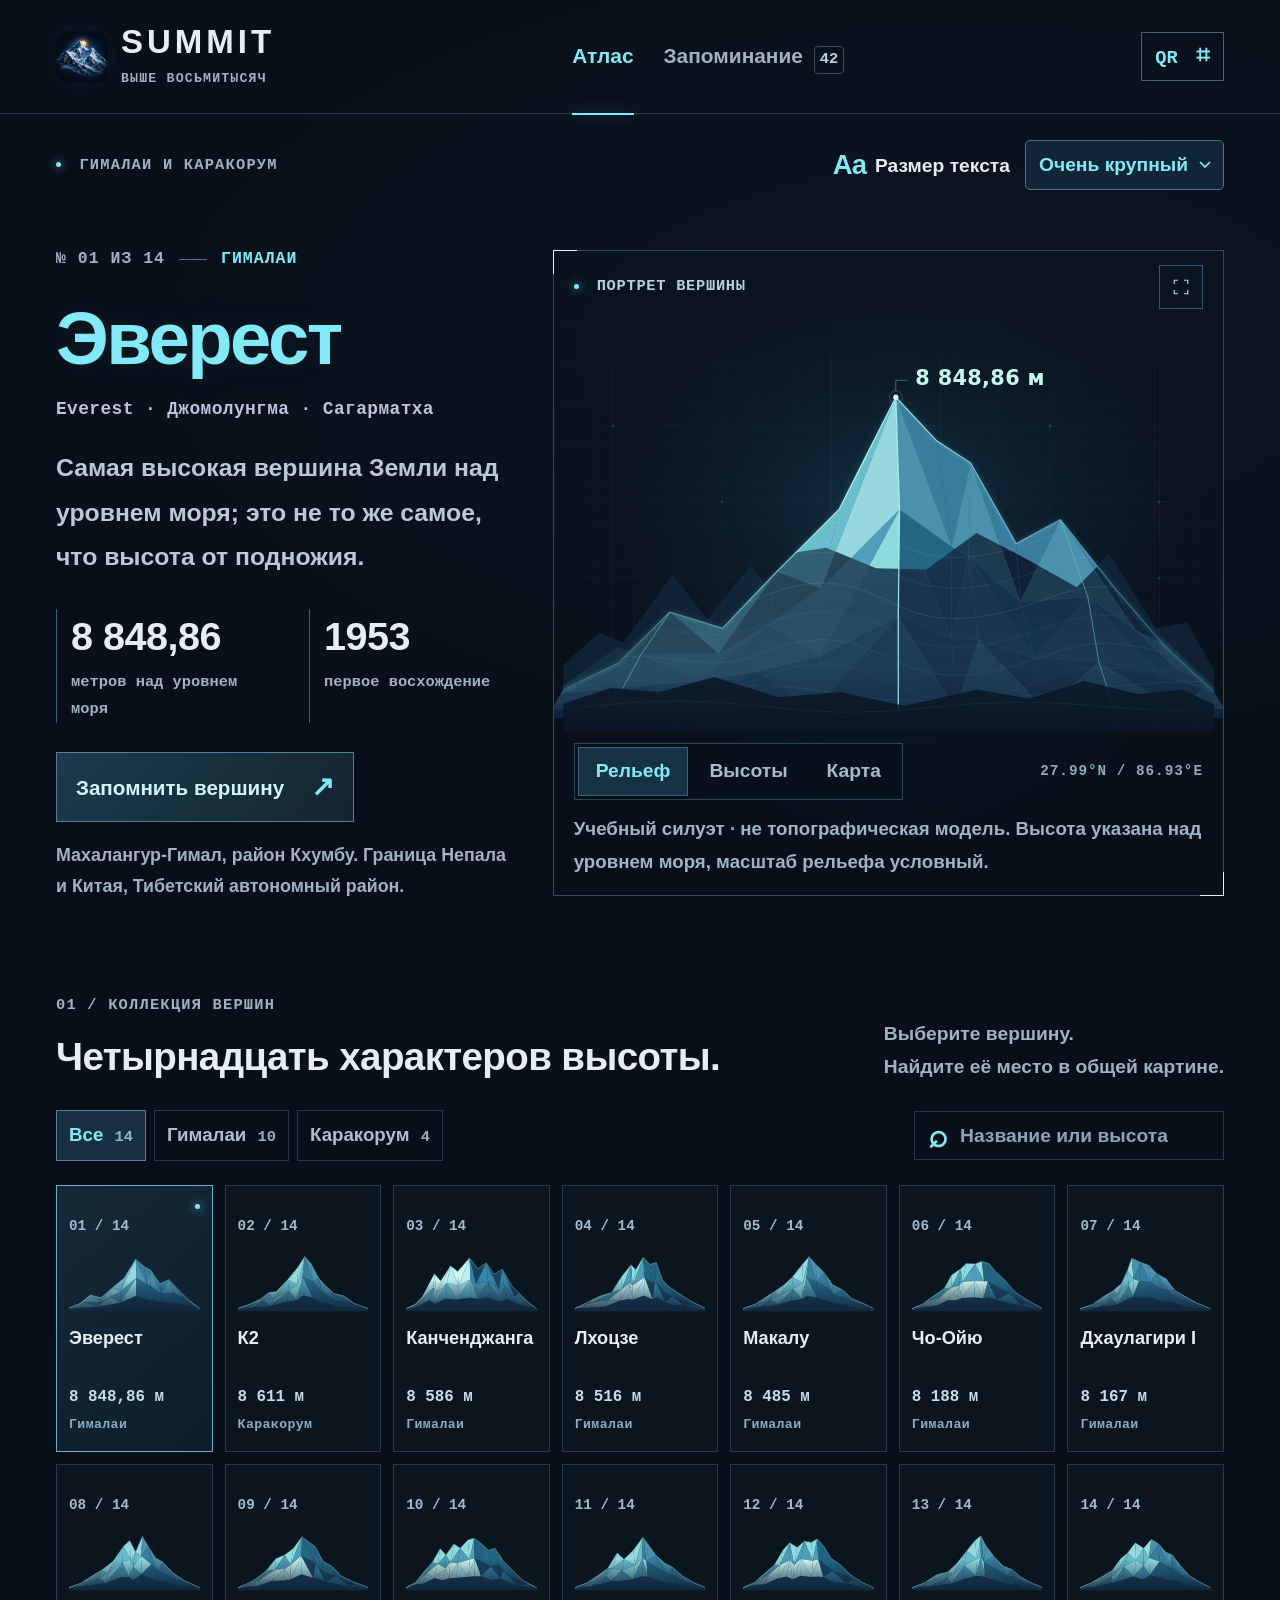
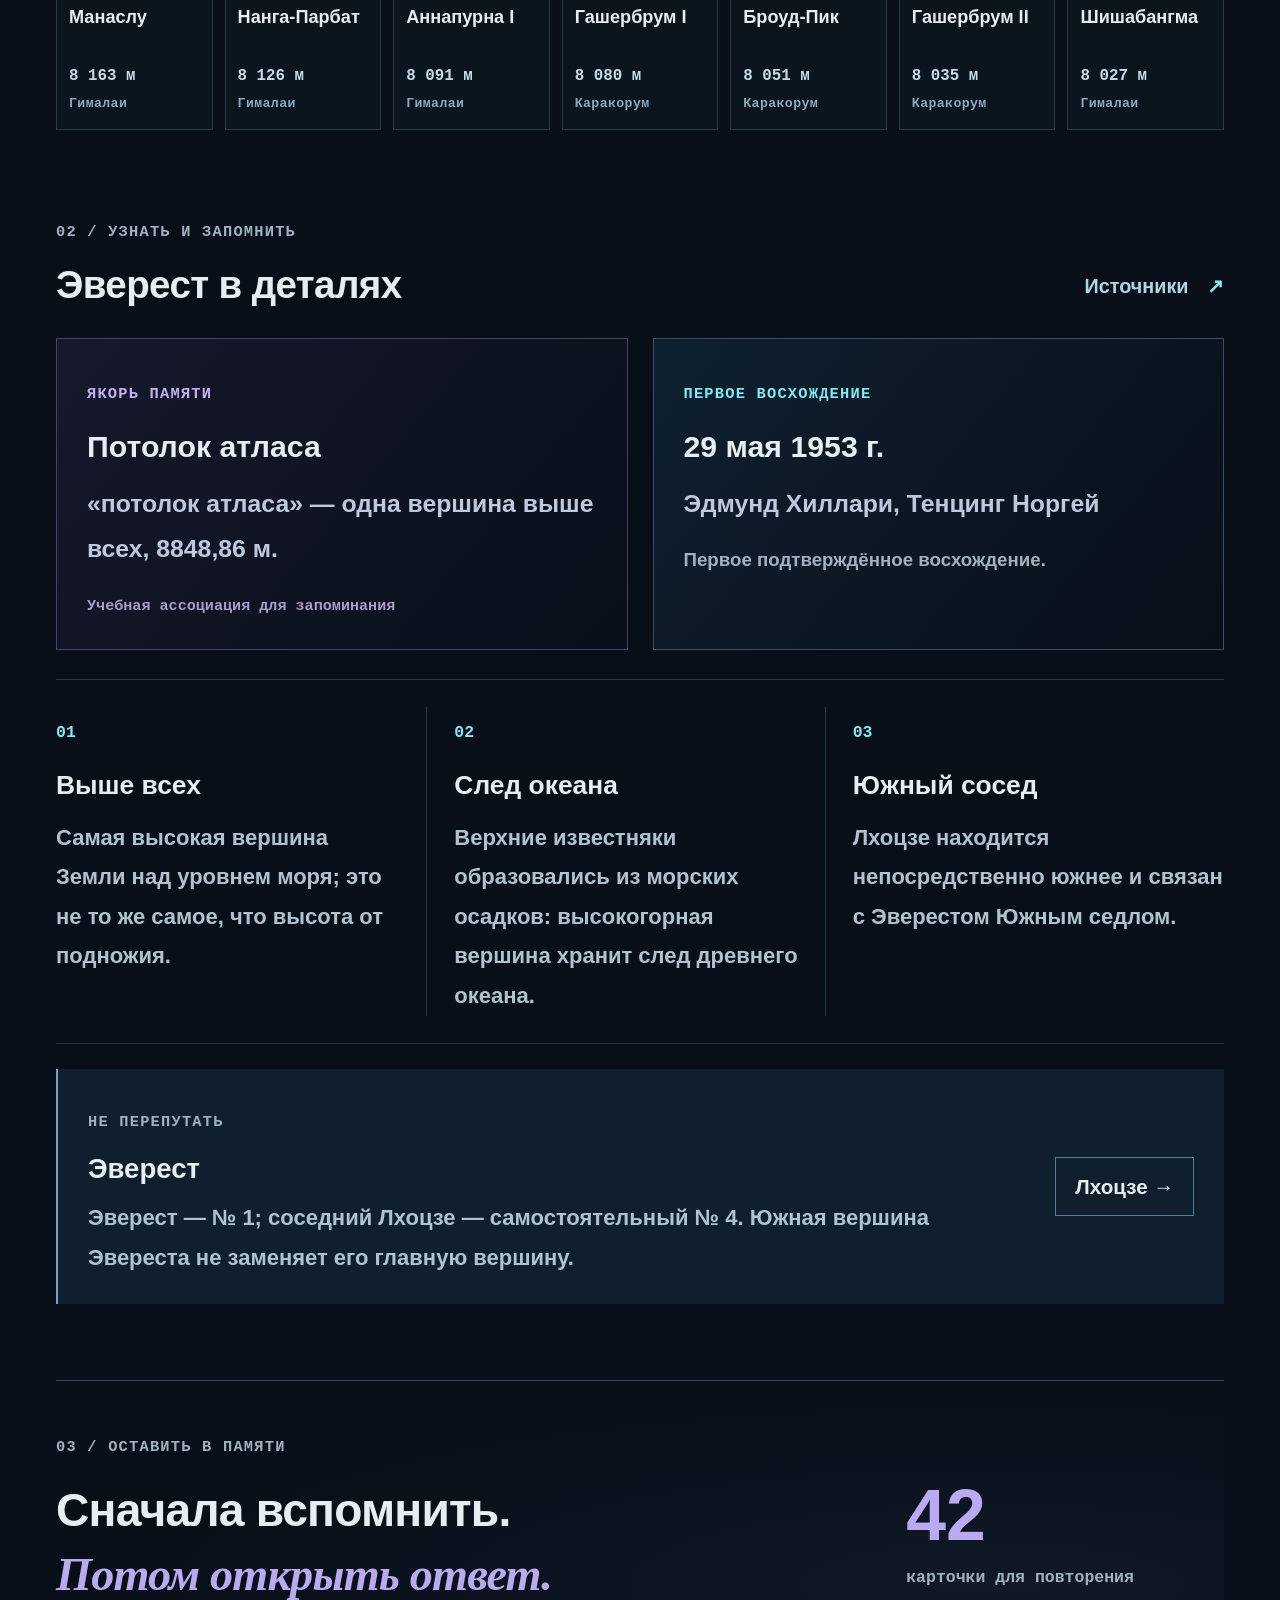
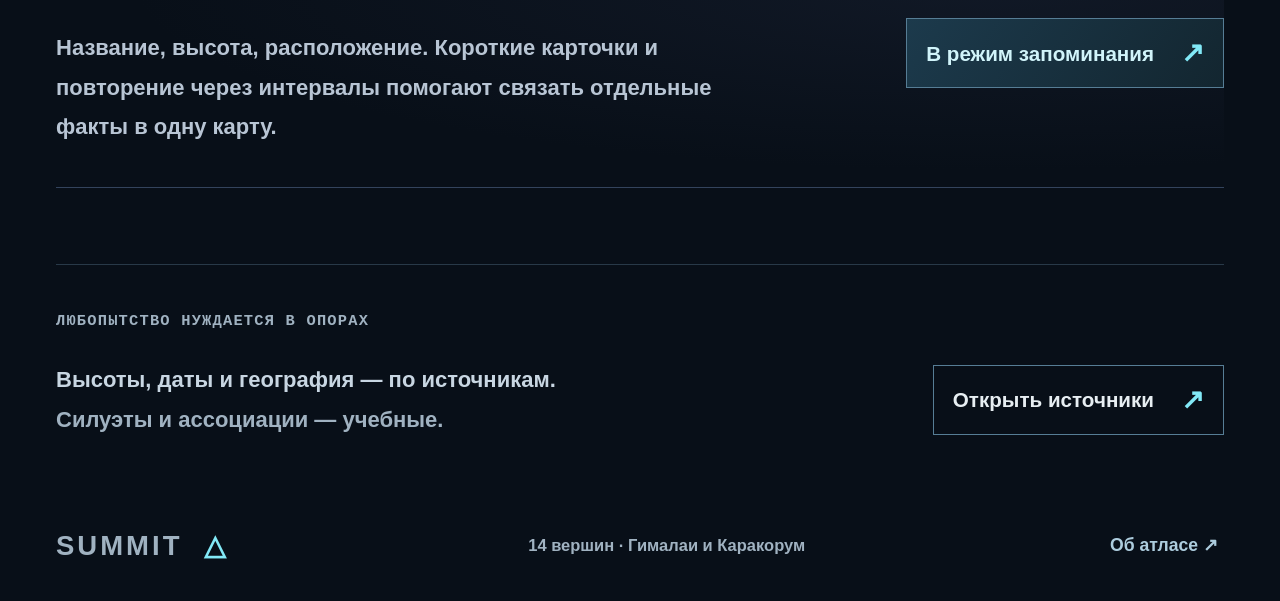
<file: docs/SUMMIT.html>
<!doctype html>
<html lang="ru" data-text-size="large">
<head>
  <meta name="atlas-app" content="summit"><meta name="atlas-version" content="r-8d0308d09019dd869428"><meta name="atlas-built" content="2026-10-10T07:11:37+00:00">
  <meta charset="utf-8"><meta name="viewport" content="width=device-width,initial-scale=1">
  <meta name="theme-color" content="#080f18"><meta name="description" content="SUMMIT — интерактивный атлас 14 восьмитысячников Гималаев и Каракорума. Рельефы, карта, сравнение высот и интервальное повторение.">
  <meta name="application-name" content="SUMMIT"><meta name="apple-mobile-web-app-title" content="SUMMIT"><meta name="apple-mobile-web-app-capable" content="yes"><meta name="mobile-web-app-capable" content="yes">
  <link rel="icon" type="image/png" sizes="32x32" href="[data-uri]"><link rel="apple-touch-icon" sizes="180x180" href="[data-uri]">
  <title>SUMMIT — Восьмитысячники</title>
  <script>try{const v=localStorage.getItem('summit-text-size');if(['normal','large','xlarge'].includes(v))document.documentElement.dataset.textSize=v;}catch{}</script>
  <style>:root{color-scheme:dark;--bg:#080f18;--panel:#101c29;--border:#283948;--text:#e7eef2;--muted:#a0b2c1;--cyan:#82e9f7;--violet:#b6a1ff;--amber:#e9bd86;--sans:-apple-system,BlinkMacSystemFont,"Segoe UI",Arial,sans-serif;--mono:Menlo,Consolas,"Liberation Mono",monospace;--serif:Georgia,"Times New Roman",serif}
*{box-sizing:border-box}html{font-size:16px;scroll-behavior:smooth;scroll-padding-top:30px;-webkit-text-size-adjust:100%;text-size-adjust:100%}html[data-text-size=large]{font-size:18px}html[data-text-size=xlarge]{font-size:20px}body{margin:0;background:var(--bg);color:var(--text);font-family:var(--sans);font-size:1.125rem;font-weight:600;line-height:1.75;-webkit-font-smoothing:antialiased;background-image:radial-gradient(ellipse 80% 500px at 75% 350px,#17304b30,transparent)}button,input,select{font:inherit}button{color:inherit;background:none;border:0;cursor:pointer}a{color:inherit;text-decoration:none}button,a,select,input{-webkit-tap-highlight-color:transparent}button:focus-visible,a:focus-visible,select:focus-visible,input:focus-visible,[tabindex]:focus-visible{outline:2px solid var(--cyan);outline-offset:4px}button:disabled{cursor:default;opacity:.45}button[hidden],[hidden]{display:none!important}svg{display:block}::selection{background:#3b6a96;color:white}.skip-link{position:fixed;left:20px;top:-90px;background:var(--cyan);color:#0b1824;padding:12px 20px;z-index:100}.skip-link:focus{top:15px}.site-header{max-width:1560px;margin:auto;padding:24px 56px;display:flex;align-items:center;gap:35px;border-bottom:1px solid var(--border)}.brand{display:flex;align-items:center;gap:13px;flex-shrink:0}.app-icon{width:52px;height:52px;border-radius:13px;box-shadow:0 0 24px #458cca1c}.brand>span{font-size:1.5rem;font-weight:750;letter-spacing:4px;line-height:1.1}.brand small{display:block;font:700 .6rem/1.6 var(--mono);letter-spacing:1.2px;color:var(--muted);margin-top:8px}.main-nav{display:flex;align-items:center;justify-content:center;gap:30px;margin:auto;font-size:.95rem;font-weight:750}.main-nav button{position:relative;white-space:nowrap;padding:12px 0;color:var(--muted)}.main-nav .active{color:var(--cyan)}.main-nav .active:after{content:"";position:absolute;bottom:-28px;left:0;right:0;height:2px;background:var(--cyan);box-shadow:0 0 16px #7bddfe70}.nav-count{display:inline-grid;place-items:center;min-width:25px;padding:1px 5px;border:1px solid #394d66;color:#b5d5e9;border-radius:4px;margin-left:5px;font:700 .7rem/1.5 var(--mono)}.header-qr{font:750 .85rem var(--mono);padding:10px 13px;border:1px solid #446275;color:var(--cyan);white-space:nowrap}.header-qr span{font-size:1.1rem;padding-left:7px}main{max-width:1440px;margin:auto;padding:0 56px}.utility-bar{display:flex;align-items:center;justify-content:space-between;gap:25px;padding:26px 0 35px}.eyebrow{font:750 .7rem/1.75 var(--mono);letter-spacing:1.2px;color:var(--muted)}.eyebrow i,.viewer-top i{display:inline-block;width:5px;height:5px;vertical-align:middle;margin-right:8px;border-radius:50%;background:var(--cyan);box-shadow:0 0 10px #7fdbff}.reading-controls{display:flex;align-items:center;gap:15px}.reading-controls label{display:flex;align-items:center;gap:9px;font-size:.875rem;font-weight:750;white-space:nowrap}.reading-controls b{font-size:1.25rem;letter-spacing:-1px;color:var(--cyan)}select{font:700 .875rem/1.45 var(--sans);color:var(--cyan);background-color:#102535;border:1px solid #4c7085;border-radius:5px;min-height:46px;padding:10px 34px 10px 13px;max-width:100%;appearance:none;-webkit-appearance:none;background-image:url("data:image/svg+xml,%3Csvg xmlns='http://www.w3.org/2000/svg' width='12' height='8' viewBox='0 0 12 8'%3E%3Cpath d='m1 1 5 5 5-5' fill='none' stroke='%2382e9f7' stroke-width='1.7'/%3E%3C/svg%3E");background-repeat:no-repeat;background-position:right 12px center;background-size:12px 8px}.hero{display:grid;grid-template-columns:minmax(310px,.9fr) minmax(0,1.3fr);gap:32px;align-items:center;min-height:540px}.hero-copy{padding:20px 0}.peak-meta{font:700 .75rem/1.65 var(--mono);color:var(--cyan);letter-spacing:1px;display:flex;gap:14px;align-items:center;flex-wrap:wrap}.peak-meta>span:first-child{color:var(--muted)}.peak-meta i{width:28px;height:1px;background:#567386}h1{font-size:clamp(3rem,5.8vw,4.75rem);line-height:1.15;font-weight:750;letter-spacing:-2.5px;margin:23px 0 13px;color:var(--cyan);text-shadow:0 0 35px #78dfff16}h1.long-title{font-size:clamp(2.25rem,4.2vw,3.6rem);letter-spacing:-1.4px}.peak-english{font:650 .8125rem/1.75 var(--mono);color:#bbc5da;letter-spacing:.4px;margin:0 0 21px}.hero-summary{font-size:1.125rem;line-height:1.8;color:#bac9d5;max-width:510px;margin:0}.hero-stats{display:flex;flex-wrap:wrap;gap:28px;margin:29px 0}.hero-stats>div{border-left:1px solid #3b5f70;padding-left:14px;min-width:0}.hero-stats strong{display:block;font-size:1.8rem;line-height:1.4;letter-spacing:-.5px;font-weight:750;white-space:nowrap}.hero-stats span{display:block;font:650 .7rem/1.75 var(--mono);color:var(--muted);margin-top:5px;max-width:210px}.primary-button,.secondary-button{display:inline-flex;align-items:center;justify-content:space-between;gap:27px;min-height:50px;padding:12px 19px;border:1px solid #567d95;font-size:.9375rem;font-weight:750;line-height:1.6;text-align:left}.primary-button{background:linear-gradient(125deg,#1c3a4c,#132630);color:#d1f4fa}.primary-button>span,.secondary-button>span{font-size:1.25rem;color:var(--cyan)}.primary-button:hover,.secondary-button:hover{border-color:var(--cyan);background-color:#18364b;box-shadow:0 0 24px #6acafa12}.hero-location{font-size:.8125rem;color:var(--muted);line-height:1.7;max-width:490px;margin:18px 0 0}.viewer{border:1px solid #2b4b60;background:radial-gradient(ellipse at 50% 50%,#14375633,transparent 65%);position:relative;isolation:isolate;min-width:0}.viewer:before,.viewer:after{content:"";position:absolute;width:23px;height:23px;border-color:var(--cyan);pointer-events:none}.viewer:before{top:-1px;left:-1px;border-top:1px solid;border-left:1px solid}.viewer:after{right:-1px;bottom:-1px;border-right:1px solid;border-bottom:1px solid}.viewer-top{display:flex;align-items:center;justify-content:space-between;gap:15px;padding:14px 20px;font:750 .7rem/1.65 var(--mono);letter-spacing:.7px;color:#b0d3e0}.icon-button{display:grid;place-items:center;flex-shrink:0;width:42px;height:42px;border:1px solid #365369;color:var(--cyan);line-height:1}.icon-button svg{width:18px;stroke:currentColor;stroke-width:1.6;fill:none}.icon-button:hover{background:#1a3247}.viewer-content{height:410px;min-height:0;overflow:hidden;position:relative;background-image:linear-gradient(#8ac0e406 1px,transparent 1px),linear-gradient(90deg,#8ac0e406 1px,transparent 1px);background-size:40px 40px}.viewer-content>svg{width:100%;height:100%}.viewer-bottom{display:flex;align-items:center;justify-content:space-between;gap:18px;padding:10px 20px 13px;flex-wrap:wrap}.view-tabs{display:flex;background:#08111bbb;border:1px solid #2c4556;padding:3px;gap:3px}.view-tabs button{font-size:.875rem;font-weight:750;line-height:1.5;color:#a4bccb;padding:9px 17px;border:1px solid transparent;min-height:42px;white-space:nowrap}.view-tabs .active{background:#163243;border-color:#386279;color:var(--cyan)}.viewer-code{font:700 .65rem/1.65 var(--mono);letter-spacing:1px;color:#8faabc}.viewer-note{font-size:.6875rem;line-height:1.75;font-weight:650;color:#9db5c4;margin:0;padding:0 20px 17px}.viewer.expanded{position:fixed;inset:18px;z-index:50;background:var(--bg);box-shadow:0 0 0 35px #030711e8;display:flex;flex-direction:column}.expanded .viewer-content{flex:1;height:auto}.expanded .viewer-bottom,.expanded .viewer-note{width:100%;max-width:900px;align-self:center}.section-heading{display:flex;align-items:flex-end;justify-content:space-between;gap:25px;margin-bottom:27px}.section-heading h2{font-size:1.75rem;font-weight:750;line-height:1.35;letter-spacing:-.6px;margin:9px 0 0}.section-heading>p{font-size:.875rem;line-height:1.7;color:var(--muted);margin:0}.collection{padding-top:58px}.collection-toolbar{display:flex;justify-content:space-between;gap:25px;align-items:center;margin-bottom:24px}.range-filters{display:flex;gap:8px;flex-wrap:wrap}.range-filters button{font-size:.85rem;font-weight:700;white-space:nowrap;padding:8px 12px;border:1px solid var(--border);min-height:42px;color:#adbfcd}.range-filters span{font:700 .7rem var(--mono);color:#8cb3cb;margin-left:6px}.range-filters .active{border-color:#587f91;background:#193042;color:var(--cyan)}.search{display:flex;align-items:center;border:1px solid var(--border);padding:6px 13px;gap:10px;max-width:310px;width:100%}.search span{font-size:1.5rem;line-height:1;color:var(--cyan)}.search input{font-size:.875rem;width:100%;min-width:0;border:0;background:none;color:var(--text);outline:none;min-height:33px}.search:focus-within{border-color:var(--cyan)}.search input::placeholder{color:#8ca6b7}.peak-grid{display:grid;grid-template-columns:repeat(7,minmax(0,1fr));gap:12px}.peak-card{border:1px solid var(--border);background:#0e1a248c;padding:14px 12px;text-align:left;position:relative;min-width:0;transition:background .15s,border-color .15s}.peak-card:hover{background:#172c3b;border-color:#49758f}.peak-card.selected{border-color:#6eafc2;background:linear-gradient(140deg,#1d3b4e99,#0d1d2b)}.peak-card.selected:after{content:"";position:absolute;right:12px;top:18px;width:5px;height:5px;border-radius:50%;background:var(--cyan);box-shadow:0 0 10px #73dffe}.peak-card-number{font:700 .65rem var(--mono);color:#9dbbcc}.peak-card-visual{height:68px;margin:3px 0 11px}.peak-card-visual svg{width:100%;height:100%}.peak-card-name{font-size:.825rem;font-weight:750;line-height:1.45;display:block;min-height:2.9em}.peak-card-alt{font:700 .72rem/1.6 var(--mono);display:block;color:#c5dde8;margin-top:7px}.peak-card-range{font:650 .6rem/1.7 var(--mono);color:#8cabbf;display:block;margin-top:4px;letter-spacing:.4px}.empty-search{padding:35px 20px;border:1px solid var(--border);text-align:center;font-size:1rem;color:var(--muted)}.empty-search button{color:var(--cyan);text-decoration:underline;margin-left:10px}.peak-details{padding-top:76px}.text-button{font-size:.9rem;font-weight:750;line-height:1.6;color:#b2d5e6;padding:8px 0}.text-button>span{margin-left:13px;color:var(--cyan)}.insight-grid{display:grid;grid-template-columns:1fr 1fr;gap:25px}.memory-anchor,.first-ascent{padding:29px 30px;border:1px solid #4a416b;background:linear-gradient(130deg,#29244570,transparent)}.memory-anchor .eyebrow{color:#c2b0f2}.first-ascent{border-color:#3b4e62;background:linear-gradient(130deg,#16344a77,transparent)}.first-ascent .eyebrow{color:var(--cyan)}.insight-grid h3{font-size:1.375rem;font-weight:750;line-height:1.5;margin:13px 0}.insight-grid p{font-size:1.125rem;line-height:1.8;color:#bdc9dc;margin:0}.memory-anchor small{font:600 .6875rem/1.8 var(--mono);color:#ac9cc7;display:block;margin-top:21px}.first-ascent .ascent-note{font-size:.85rem;margin-top:16px;color:var(--muted)}.facts-grid{display:grid;grid-template-columns:repeat(3,1fr);gap:27px;border-top:1px solid var(--border);border-bottom:1px solid var(--border);margin-top:29px;padding:27px 0}.fact-item{border-right:1px solid var(--border);padding-right:26px}.fact-item:last-child{border-right:0;padding-right:0}.fact-item>span{font:700 .75rem var(--mono);color:var(--cyan)}.fact-item h3{font-size:1.2rem;font-weight:750;line-height:1.5;margin:16px 0 12px}.fact-item p{font-size:1rem;line-height:1.8;color:#afc2d0;margin:0}.pair-panel{display:flex;align-items:center;justify-content:space-between;gap:28px;padding:27px 30px;background:#101f2e;border-left:2px solid #7a9fc9;margin-top:25px}.pair-panel>div{flex:1;min-width:0}.pair-panel h3{font-size:1.25rem;line-height:1.5;margin:9px 0;font-weight:750}.pair-panel p{font-size:1rem;line-height:1.8;color:#afc1d3;margin:0}.pair-panel button{max-width:280px;flex-shrink:0}.learn-invite{display:flex;justify-content:space-between;align-items:center;gap:60px;border-top:1px solid #33435c;border-bottom:1px solid #33435c;padding:40px 0;margin:76px 0;background:radial-gradient(ellipse at 80% 50%,#2730494a,transparent 65%)}.learn-invite>div:first-child{max-width:690px}.learn-invite h2{font-size:2.1rem;font-weight:700;line-height:1.4;letter-spacing:-.8px;margin:13px 0 20px}.learn-invite em{font-family:var(--serif);color:#baaaf0;font-weight:600}.learn-invite p{font-size:1rem;line-height:1.8;color:#b8c5d4;margin:0}.invite-action{display:flex;align-items:flex-start;flex-direction:column;min-width:300px}.invite-count{font-size:3.25rem;font-weight:700;line-height:1;color:#b9abf2}.invite-label{font:600 .75rem/1.8 var(--mono);color:var(--muted);margin:12px 0 25px}.source-strip{border-top:1px solid var(--border);padding:30px 0;margin:60px 0 30px}.source-strip>div{display:flex;justify-content:space-between;align-items:center;gap:30px}.source-strip p{font-size:1rem;line-height:1.8;color:#c8d6e2}.source-strip p span{color:var(--muted)}.source-strip button{flex-shrink:0}footer{max-width:1440px;margin:auto;padding:0 56px 30px;display:flex;align-items:center;justify-content:space-between;gap:25px;font-size:.75rem;color:var(--muted);line-height:1.8}.footer-brand{font-size:1.25rem;font-weight:750;letter-spacing:3px;display:flex;align-items:center;gap:22px}.footer-brand span{color:var(--cyan)}footer button{font-size:.8rem;color:#adcdde}.learn-heading{padding:20px 0 30px}.learn-heading h1{color:#e6eef9;font-size:clamp(2.8rem,5.3vw,4rem);margin:14px 0 20px}.learn-heading h1 em{font-family:var(--serif);color:#b9a9ee;font-weight:600}.learn-heading>p{font-size:1.125rem;color:#b8c6d6;line-height:1.8;max-width:790px;margin:0}.study-stats{display:grid;grid-template-columns:repeat(3,1fr);border-top:1px solid var(--border);border-bottom:1px solid var(--border);padding:27px 0;gap:27px}.study-stats>div{border-left:1px solid #3a536b;padding-left:21px}.study-stats strong{display:block;font-size:2.1rem;font-weight:700;line-height:1.3}.study-stats span{font-size:.85rem;color:var(--muted);display:block;margin-top:7px}.study-stats>div:first-child strong{color:var(--cyan)}.review-setup{background:#111e2c;border:1px solid #2f4358;padding:29px 31px;margin-top:30px}.setup-fields{display:grid;grid-template-columns:1fr 1fr;gap:27px}.setup-fields label{font-size:.875rem;font-weight:700;color:#afc1d0}.setup-fields select{display:block;width:100%;margin-top:10px;color:#d7eaf7}.start-review{display:flex;align-items:center;justify-content:space-between;gap:25px;border-top:1px solid #2d4054;margin-top:27px;padding-top:25px}.start-review h2{font-size:1.375rem;font-weight:750;line-height:1.5;margin:0 0 8px}.start-review p{font-size:.95rem;color:#acbfd0;line-height:1.7;margin:0;max-width:660px}.start-review .primary-button{flex-shrink:0}.review-setup>.text-button{margin-top:18px}.study-method{display:grid;grid-template-columns:repeat(3,1fr);gap:32px;padding-top:40px}.study-method>div>span{font:700 .8rem var(--mono);color:var(--violet)}.study-method h3{font-size:1.25rem;line-height:1.5;margin:13px 0 9px;font-weight:750}.study-method p{font-size:1rem;color:#afc0d0;line-height:1.8;margin:0}.review-session{max-width:890px;margin:0 auto}.session-top{display:flex;align-items:center;justify-content:space-between;gap:20px;margin-bottom:17px}.session-top>span{font:700 .8rem/1.7 var(--mono);color:#b3c9dc}.session-progress{height:3px;background:#243246;margin-bottom:23px}.session-progress>span{display:block;height:100%;background:linear-gradient(90deg,var(--cyan),var(--violet));transition:width .2s}.flashcard{min-height:450px;text-align:center;padding:38px 45px;border:1px solid #476479;background:radial-gradient(ellipse at 50% 0,#21344d77,transparent 75%),#101b2a;box-shadow:0 0 40px #060d191a;display:flex;flex-direction:column;justify-content:center}.flashcard>.eyebrow{color:#acc5dc}.card-motif{color:#7cdcef;font:3.2rem/1 var(--serif);margin:22px 0 12px;text-shadow:0 0 25px #82dbff44}.flashcard h2{font-size:1.7rem;font-weight:750;line-height:1.5;letter-spacing:-.5px;margin:15px auto;max-width:720px}.flashcard #card-hint{font-size:1rem;line-height:1.8;max-width:620px;color:#a9bfce;margin:17px auto 27px}.flashcard .primary-button{margin:0 auto;gap:40px}.flashcard #card-answer{font-size:2.1rem;color:var(--cyan);line-height:1.4}.answer-detail{font-size:1.125rem;color:#c3d4e2;line-height:1.8}.answer-anchor{border-top:1px solid #3c3859;text-align:left;padding-top:19px;margin:22px 0 12px}.answer-anchor>span{font:750 .75rem var(--mono);color:var(--violet);letter-spacing:1px}.answer-anchor p{font-size:1rem;line-height:1.8;color:#c6beda;margin:8px 0 0}.rating-buttons{display:grid;grid-template-columns:repeat(3,1fr);gap:13px;margin-top:20px}.rating-buttons button{padding:18px 12px;border:1px solid #46506a;background:#111f30;min-width:0}.rating-buttons button:first-child{border-color:#77613e;background:#2b241d}.rating-buttons button:last-child{border-color:#546194;background:#1c263f}.rating-buttons button:hover{border-color:var(--cyan)}.rating-buttons strong{display:block;font-size:1.0625rem;line-height:1.5;font-weight:750}.rating-buttons span{display:block;font-size:.8rem;line-height:1.6;color:#a8becf;margin-top:5px}.rating-buttons button:first-child span{color:#d2b791}.study-footnote{font-size:.8rem;line-height:1.8;color:#94afc2;margin:21px 0 0}.review-complete{text-align:center;border:1px solid #34596b;padding:45px 35px;background:#101e2c;max-width:840px;margin:auto}.finish-symbol{color:var(--cyan);font-size:3rem}.review-complete h2{font-size:2rem;font-weight:750;line-height:1.4}.review-complete p{font-size:1.125rem;line-height:1.8;color:#b4c8d7}.review-complete button{margin:18px auto 0}.height-chart{height:100%;overflow-y:auto;padding:8px 20px 15px;scrollbar-width:thin;scrollbar-color:#467590 #0b1724}.chart-intro{font-size:.75rem;color:var(--muted);line-height:1.7;margin:0 0 13px}.height-row{display:grid;grid-template-columns:minmax(105px,1.4fr) minmax(20px,1fr) auto;align-items:center;gap:13px;border-bottom:1px solid #243c4d;min-height:44px;width:100%;padding:9px 0;text-align:left}.height-row .chart-name{font-size:.8rem;font-weight:700;line-height:1.5}.height-row .chart-value{font:700 .7rem var(--mono);color:#afcede;white-space:nowrap}.bar-track{height:5px;background:#233346;display:block}.bar-track i{display:block;min-width:3px;height:100%;background:#617695}.height-row.active{color:var(--cyan)}.height-row.active .bar-track i{background:var(--cyan);box-shadow:0 0 13px #84dcff33}.map-dot{cursor:pointer}.map-dot .map-hit{fill:transparent}.map-dot .map-badge{fill:#102438;stroke:#72bad7;stroke-width:1.4}.map-dot text{font:750 23px var(--sans);text-anchor:middle;dominant-baseline:middle;fill:#d7f2ff;pointer-events:none}.map-dot.active .map-badge{fill:#4c3b27;stroke:var(--amber);stroke-width:2}.map-dot:focus-visible .map-badge{stroke:white;stroke-width:3}.map-caption{font:700 20px var(--mono);fill:#8eafc9;letter-spacing:1px}.map-degree{font:600 17px var(--mono);fill:#64849b}dialog{background:#101e2c;color:var(--text);border:1px solid #466579;padding:30px 34px;max-width:860px;width:calc(100% - 30px);max-height:88dvh;box-shadow:0 0 90px #0008}dialog::backdrop{background:#030a13e8;backdrop-filter:blur(8px)}.dialog-top{display:flex;align-items:center;justify-content:space-between;gap:15px}dialog h2{font-size:1.8rem;font-weight:750;line-height:1.4;margin:22px 0}dialog>p{font-size:1rem;line-height:1.8;color:#bbccda}.source-group{border-top:1px solid var(--border);padding-top:18px;margin-top:25px}.source-group h3{font-size:1.3rem;font-weight:750;margin:5px 0 15px}.source-link{display:block;border-left:1px solid #52748f;padding-left:16px;margin:18px 0}.source-link strong{display:block;font-size:.9375rem;line-height:1.75;color:var(--cyan);font-weight:750}.source-link span{display:block;font-size:.875rem;color:#a3bbcd;line-height:1.75;margin-top:5px}.source-link:hover strong{text-decoration:underline}.source-policy{font-size:.8rem;line-height:1.85;border-top:1px solid var(--border);padding-top:20px;margin-top:28px}.height-note{font-size:.85rem;color:#b6c8d8;line-height:1.8}.qr-art{background:white;max-width:270px;margin:23px auto}.qr-art svg{width:100%;height:auto}#qr-dialog{max-width:490px;text-align:center}#qr-dialog .dialog-top{text-align:left}#qr-dialog>p{font-size:1rem}.qr-url{display:block;font:700 .8rem/1.8 var(--mono);color:var(--cyan);overflow-wrap:anywhere;margin:21px 0}#qr-dialog>.secondary-button{margin:0 auto}.toast{position:fixed;left:50%;bottom:24px;transform:translate(-50%,20px);padding:12px 23px;border:1px solid #567993;background:#132c3d;color:#dbf2ff;opacity:0;pointer-events:none;transition:.2s;z-index:100;font-size:.9rem;text-align:center;max-width:calc(100% - 32px)}.toast.show{opacity:1;transform:translate(-50%,0)}
@media(min-width:1500px){.viewer-content{height:450px}}
@media(max-width:1200px){.site-header{padding:23px 35px;gap:24px}main{padding:0 35px}.hero{grid-template-columns:minmax(280px,.95fr) minmax(0,1.05fr);gap:24px}.hero-stats{gap:19px}.hero-stats strong{font-size:1.6rem}.viewer-content{height:380px}.viewer-top{font-size:.65rem}.viewer-bottom{padding:12px 14px}.viewer-code{display:none}.peak-grid{grid-template-columns:repeat(4,minmax(0,1fr))}.peak-card-name{font-size:.925rem}.peak-card-visual{height:72px}.peak-card-range{font-size:.6875rem}.peak-card-alt{font-size:.8rem}.pair-panel{flex-wrap:wrap}.pair-panel button{max-width:none}.learn-invite{gap:35px}.invite-action{min-width:260px}footer{padding:0 35px 30px}.main-nav{gap:24px}.hero-location{font-size:.8rem}.hero-summary{font-size:1.0625rem}}
@media(max-width:1000px){.hero{grid-template-columns:1fr;gap:26px}.hero-copy{padding-top:10px;max-width:850px}.hero h1{font-size:3.9rem}.hero h1.long-title{font-size:3rem}.hero-summary{font-size:1.125rem;max-width:750px}.hero-stats{gap:40px}.hero-stats strong{font-size:2rem}.hero-location{max-width:750px}.viewer-content{height:470px}.viewer-bottom{justify-content:space-between;padding:10px 20px 17px}.viewer-code{display:block}.section-heading{flex-wrap:wrap}.section-heading>p br{display:none}.collection-toolbar{flex-wrap:wrap}.search{max-width:340px}.facts-grid{grid-template-columns:1fr;gap:0;padding:0}.fact-item{border-right:0;border-bottom:1px solid var(--border);padding:26px 0}.fact-item:last-child{border-bottom:0;padding:26px 0}.fact-item h3{margin-top:9px}.fact-item p{font-size:1.125rem}.learn-invite{gap:35px;align-items:flex-start}.learn-invite h2{font-size:1.8rem}.invite-action{min-width:230px}.invite-action .primary-button{font-size:.875rem;padding:12px 15px;gap:17px}.start-review{flex-wrap:wrap}.study-method{gap:23px}.source-strip>div{flex-wrap:wrap}.brand small{font-size:.55rem}.main-nav{font-size:.875rem;gap:20px}.study-stats span{font-size:.8rem}.insight-grid{gap:20px}.memory-anchor,.first-ascent{padding:25px}.height-row{grid-template-columns:minmax(130px,1.1fr) 2fr auto}.height-row .chart-name{font-size:1rem}.height-row .chart-value{font-size:.8rem}.chart-intro{font-size:.8rem}}
@media(max-width:760px){.site-header{padding:19px 25px;gap:18px;flex-wrap:wrap}.brand>span{font-size:1.45rem}.brand small{display:none}.app-icon{width:46px;height:46px;border-radius:12px}.main-nav{order:3;flex-basis:100%;justify-content:space-between;margin:0;gap:20px}.main-nav .active:after{bottom:-19px}.header-qr{margin-left:auto}.utility-bar{padding:24px 0 28px;flex-wrap:wrap;gap:18px}.utility-caption{font-size:.6875rem}.reading-controls{margin-left:auto}.hero h1{font-size:3.4rem}.hero h1.long-title{font-size:2.65rem}.peak-grid{grid-template-columns:repeat(3,minmax(0,1fr))}.peak-card-name{font-size:.825rem}.peak-card-range{font-size:.625rem}.section-heading h2{font-size:1.6rem}.collection-toolbar{gap:18px}.search{max-width:100%}.insight-grid{grid-template-columns:1fr}.pair-panel{padding:24px}.learn-invite{flex-direction:column}.invite-action{width:100%;min-width:0;display:grid;grid-template-columns:auto 1fr;gap:8px 20px;align-items:center}.invite-label{margin:0;max-width:230px}.invite-action .primary-button{grid-column:1/-1;justify-self:start;margin-top:16px;font-size:1rem}.source-strip button{max-width:100%}.study-method{grid-template-columns:1fr;gap:25px}.study-method h3{margin:8px 0}.study-stats{gap:15px}.study-stats>div{padding-left:15px}.study-stats span{font-size:.75rem}.setup-fields{grid-template-columns:1fr;gap:20px}.flashcard{padding:32px;min-height:430px}.review-setup{padding:25px}.flashcard h2{font-size:1.5rem}.flashcard #card-answer{font-size:1.8rem}footer{flex-wrap:wrap;gap:18px}.viewer-content{height:410px}}
@media(max-width:500px){main{padding:0 20px}.site-header{padding:18px 20px}.brand>span{font-size:26px;letter-spacing:3px}.app-icon{width:45px;height:45px}.main-nav{font-size:.9375rem;gap:16px}.nav-count{font-size:.7rem}.reading-controls{justify-content:space-between;gap:12px;width:100%;flex-wrap:wrap}.reading-controls label{font-size:.875rem}.reading-controls select{font-size:.875rem}.utility-bar{gap:14px}.hero{gap:24px}.hero-copy{padding:0}.peak-meta{font-size:.75rem;gap:10px}.hero h1{font-size:clamp(2.6rem,12.2vw,3.7rem);letter-spacing:-1.5px;margin:19px 0 10px}.hero h1.long-title{font-size:clamp(2rem,9.2vw,2.75rem);letter-spacing:-1.2px}.peak-english{font-size:.75rem}.hero-summary{font-size:1.125rem;line-height:1.8}.hero-stats{gap:28px;margin:26px 0}.hero-stats strong{font-size:1.75rem}.hero-stats span{font-size:.6875rem;max-width:155px}.hero-stats>div{padding-left:12px}.primary-button,.secondary-button{font-size:1rem;gap:22px}.hero-location{font-size:.8125rem}.viewer-top{padding:13px 14px;font-size:.625rem;gap:10px}.viewer-content{height:290px}.viewer-bottom{padding:10px 12px 14px;justify-content:center}.viewer-code{display:none}.view-tabs{width:100%;justify-content:center}.view-tabs button{flex:1;padding:9px 12px;font-size:.875rem}.viewer-note{font-size:.6875rem;padding:0 15px 16px}.viewer.expanded{inset:10px;overflow:auto}.expanded .viewer-content{min-height:280px;flex:1 0 280px}.expanded .viewer-top{font-size:.7rem}.expanded .viewer-note,.expanded .viewer-bottom{flex-shrink:0}.collection{padding-top:46px}.section-heading{align-items:flex-start;gap:18px;margin-bottom:24px}.section-heading h2{font-size:1.625rem}.section-heading .eyebrow{font-size:.6875rem}.section-heading>p{font-size:.875rem}.range-filters{gap:8px}.range-filters button{font-size:.8rem;padding:8px 10px}.range-filters span{font-size:.7rem;margin-left:4px}.peak-grid{grid-template-columns:repeat(2,minmax(0,1fr));gap:12px}.peak-card{padding:15px 13px}.peak-card-name{font-size:.875rem;min-height:2.9em}.peak-card-alt{font-size:.8rem}.peak-card-number{font-size:.7rem}.peak-card-range{font-size:.6rem;letter-spacing:.1px}.peak-card-visual{height:75px;margin:7px 0 12px}.peak-details{padding-top:55px}.memory-anchor,.first-ascent{padding:25px 23px}.insight-grid h3{font-size:1.35rem}.insight-grid p{font-size:1.125rem}.facts-grid{margin-top:23px}.fact-item h3{font-size:1.25rem}.pair-panel{padding:22px;gap:22px}.pair-panel h3{font-size:1.25rem}.pair-panel p{font-size:1.125rem}.pair-panel button{font-size:.9375rem}.learn-invite{padding:30px 0;margin:54px 0}.learn-invite h2{font-size:1.85rem}.learn-invite p{font-size:1.125rem}.source-strip{margin:45px 0 28px}.source-strip .eyebrow{font-size:.625rem}.source-strip p{font-size:1rem}.source-strip>div{gap:14px}footer{padding:0 20px 28px}.footer-brand{font-size:1.2rem}footer>span{width:100%;order:3;font-size:.75rem}footer button{margin-left:auto}.learn-heading{padding-top:7px}.learn-heading h1{font-size:2.4rem;letter-spacing:-1px}.learn-heading h1 em{display:block}.learn-heading>p{font-size:1.125rem}.study-stats{gap:18px;grid-template-columns:1fr 1fr}.study-stats>div:last-child{grid-column:1/-1;display:flex;align-items:center;gap:14px}.study-stats>div:last-child strong{font-size:1.25rem}.study-stats>div:last-child span{margin-top:0}.study-stats strong{font-size:2rem}.study-stats span{font-size:.8125rem}.review-setup{padding:24px 20px}.setup-fields label{font-size:.875rem}.setup-fields select{font-size:.875rem;width:100%;min-width:0}.start-review h2{font-size:1.375rem}.start-review p{font-size:1rem}.review-setup>.text-button{font-size:.875rem;text-align:left}.start-review .primary-button{font-size:1rem;width:100%;gap:15px}.study-method p{font-size:1.125rem}.flashcard{padding:27px 22px;min-height:420px}.flashcard>.eyebrow{font-size:.7rem}.flashcard h2{font-size:1.45rem}.flashcard #card-question{overflow-wrap:normal}.flashcard #card-hint{font-size:1rem}.flashcard .primary-button{font-size:.9375rem;gap:18px}.flashcard #card-answer{font-size:1.65rem;overflow-wrap:normal}.answer-detail{font-size:1.125rem}.answer-anchor p{font-size:1rem}.rating-buttons{gap:8px}.rating-buttons button{padding:16px 8px}.rating-buttons strong{font-size:.825rem}.rating-buttons span{font-size:.6875rem;line-height:1.7}.session-top .text-button{font-size:.875rem}.session-top>span{font-size:.6875rem;max-width:120px;text-align:right}.study-footnote{font-size:.75rem}.review-complete{padding:30px 20px}.review-complete h2{font-size:1.65rem}.review-complete p{font-size:1.125rem}.height-chart{padding:6px 14px 14px}.height-row{grid-template-columns:minmax(90px,1.2fr) minmax(12px,.8fr) auto;gap:9px;min-height:48px}.height-row .chart-name{font-size:.75rem}.height-row .chart-value{font-size:.625rem}.chart-intro{font-size:.6875rem}.map-dot text{font-size:31px}.map-dot .map-badge{r:24px}dialog{padding:24px 21px}dialog h2{font-size:1.5rem}dialog>p{font-size:1rem}.source-group h3{font-size:1.25rem}.source-link strong{font-size:.9375rem}.source-link span{font-size:.875rem}.qr-url{font-size:.75rem}.qr-art{max-width:255px}#qr-dialog>.secondary-button{font-size:.9375rem}.source-policy{font-size:.75rem}}
@media(max-width:370px){main{padding:0 15px}.site-header{padding:16px 15px}.main-nav{font-size:.875rem;gap:10px}.hero-stats{gap:22px}.hero-stats strong{font-size:1.55rem}.hero h1.long-title{font-size:1.9rem}.hero h1{font-size:2.45rem}.peak-grid{grid-template-columns:1fr}.peak-card{display:grid;grid-template-columns:80px minmax(0,1fr);gap:3px 15px}.peak-card-number{grid-column:1/-1}.peak-card-visual{grid-column:1;grid-row:2/5;height:65px;margin:8px 0}.peak-card-name{grid-column:2;min-height:0;font-size:.95rem}.peak-card-alt,.peak-card-range{grid-column:2;margin:0}.peak-card-range{font-size:.6875rem}.rating-buttons{grid-template-columns:1fr}.rating-buttons button{display:flex;align-items:center;justify-content:space-between;gap:12px;text-align:left;padding:15px 17px}.rating-buttons strong{font-size:1rem}.rating-buttons span{margin:0;font-size:.75rem}.viewer-content{height:265px}}
@media(min-width:1001px){html[data-text-size=xlarge] .hero{grid-template-columns:minmax(0,1fr) minmax(0,1.2fr)}html[data-text-size=xlarge] .peak-grid{grid-template-columns:repeat(4,minmax(0,1fr))}html[data-text-size=xlarge] .peak-card-name{font-size:.925rem}html[data-text-size=xlarge] .collection-toolbar{flex-wrap:wrap}html[data-text-size=xlarge] .learn-invite{flex-wrap:wrap}}
@media(prefers-reduced-motion:reduce){html{scroll-behavior:auto}*,*:before,*:after{transition:none!important;animation:none!important}}

/* Keep comparison text readable when buttons wrap on phones and tablets. */
.pair-panel>div{flex:1 1 360px}
.icon-button{min-width:44px;min-height:44px}
@media(max-width:760px){.pair-panel{flex-direction:column;align-items:stretch}.pair-panel>div{flex:auto}.pair-panel button{align-self:flex-start;max-width:100%;white-space:normal}}
/* Show the mountain early on a phone while keeping all explanatory text large. */
@media(max-width:760px){.hero{display:flex;flex-direction:column;gap:0}.hero-copy{display:contents}.hero .peak-meta{order:0}.hero h1{order:1}.hero .peak-english{order:2}.hero>.viewer{order:3;margin:18px 0 12px}.hero .hero-summary{order:4}.hero .hero-stats{order:5}.hero #remember-peak{order:6;align-self:flex-start;max-width:100%}.hero .hero-location{order:7}}

/* Larger reading choices; keep the saved keys and user's selected level. */
html,html[data-text-size="normal"]{font-size:20px}
html[data-text-size="large"]{font-size:22px}
html[data-text-size="xlarge"]{font-size:24px}
/* Explicit body sizes avoid a stale rem base during first paint in mobile WebKit. */
body{font-size:22.5px;font-weight:600}
html[data-text-size="large"] body{font-size:24.75px}
html[data-text-size="xlarge"] body{font-size:27px}
button,select,input{font-weight:700}
h1,h2,h3,strong{font-weight:750}
.reading-controls select{min-height:50px}.reading-controls{flex-wrap:wrap}
.range-filters{flex-wrap:wrap}.range-filters button,.view-tabs button{min-height:46px}
.hero,.hero-grid,.hero-copy,.flashcard,.review-setup,.source-group,.source-link,.section-heading>div{min-width:0}
body p{hyphens:auto}
.flashcard #card-answer.long-answer{font-size:1.125rem;line-height:1.7}
.viewer-note,.drawing-disclaimer,.collection-note{font-size:.85rem;line-height:1.75}
.diagram-key,.drawing-notes span{font-size:.875rem;line-height:1.6;font-weight:650}
.wonder-card-name,.peak-card-name,.card-name{font-weight:750}
.hero-stats>div{max-width:100%}.hero-stats strong{white-space:normal}
@media(max-width:1100px){.collection-toolbar,.site-header{flex-wrap:wrap}.hero,.hero-grid{grid-template-columns:1fr}.hero-summary,.hero-tagline{max-width:850px}.evidence-grid{grid-template-columns:1fr}.hero-stats strong{font-size:1.5rem}}
@media(max-width:760px){.rating-buttons{grid-template-columns:1fr}.rating-buttons button{display:flex;justify-content:space-between;align-items:center;gap:15px;text-align:left;padding:15px 18px}.rating-buttons strong{font-size:1rem}.rating-buttons span{font-size:.8rem;margin:0}.site-header .main-nav{flex-basis:100%}.hero h1.long-title{font-size:clamp(1.7rem,8.4vw,2.7rem)}.section-heading h2{font-size:1.6rem}.flashcard{padding:27px 20px}.flashcard h2{font-size:1.25rem}.flashcard #card-answer{font-size:1.45rem}.flashcard #card-answer.long-answer{font-size:1.125rem}.review-setup{padding:24px 20px}.pair-panel{padding:24px 20px}}
@media(max-width:500px){.reading-controls select{max-width:100%}.range-filters{gap:9px}.range-filters button{font-size:.8rem}.view-tabs button{font-size:.95rem}.hero h1:not(.long-title){font-size:clamp(1.85rem,10vw,2.6rem)}.hero-stats{gap:22px}.hero-stats strong{font-size:1.3rem}.hero .wonder-english,.hero .peak-alt{font-size:.75rem}.diagram-key{padding:0 12px}.diagram-key li{padding:6px 8px}.learn-heading h1{font-size:2rem}.main-nav button{padding:12px 0}.flashcard #card-question{hyphens:auto}.flashcard #card-answer{hyphens:auto}}
@media(max-width:370px){.wonder-grid,.peak-grid{grid-template-columns:1fr!important}.hero h1.long-title{font-size:1.55rem}.main-nav{gap:8px}.main-nav button{font-size:.8rem}.nav-count{margin-left:4px;min-width:20px}.reading-controls{gap:12px}.hero .hero-stats{gap:18px}.hero-stats strong{font-size:1.2rem}.viewer-top{padding:12px 10px}.flashcard,.memory-anchor,.historical-context,.evidence-card,.engineering-panel{padding-left:18px;padding-right:18px}}

/* Wide labels retain whole words while controls wrap to another row. */
.view-tabs{flex-wrap:wrap;max-width:100%}.view-tabs button{flex:1 1 auto;min-width:0}
.hero h1{hyphens:auto}
@media(min-width:601px) and (max-width:1000px){.peak-grid{grid-template-columns:repeat(3,minmax(0,1fr))}}
@media(max-width:500px){.viewer,.viewer-bottom,.viewer-content{max-width:100%}.view-tabs button{padding-left:7px;padding-right:7px}.peak-card-name{hyphens:auto}}

h1,h2,h3{hyphens:auto}

@media(max-width:370px){.view-tabs button{font-size:.875rem;padding-left:3px;padding-right:3px}}

.app-updates{margin:28px 0 4px;padding:24px 0 0;border-top:1px solid var(--border,var(--line,#385248));min-width:0}.app-updates h3{font-size:1.2rem;font-weight:750;line-height:1.5;margin:0 0 16px}.update-toggle{display:flex;align-items:center;gap:13px;min-height:48px;font-size:1rem;font-weight:700;cursor:pointer}.update-toggle input{width:25px;height:25px;flex:none;accent-color:var(--cyan,#67f2cd);margin:0}.app-updates .update-status{font-size:1rem;line-height:1.7;font-weight:650;margin:16px 0;color:var(--text,#e7eef2)}.app-updates .update-help{font-size:.85rem;line-height:1.7;color:var(--muted,#b0c6bd);margin:0 0 18px}.update-actions{display:flex;gap:12px;flex-wrap:wrap}.update-actions button{font-size:.9rem;min-height:48px;padding:12px 16px;white-space:normal}.update-version{display:block;font-size:.75rem;color:var(--muted,#b0c6bd);margin-top:16px}.update-banner{position:fixed;left:max(15px,env(safe-area-inset-left));right:max(15px,env(safe-area-inset-right));bottom:max(15px,env(safe-area-inset-bottom));margin:0 auto;max-width:860px;padding:20px 23px;z-index:110;background:#102922;border:1px solid #67aa95;box-shadow:0 10px 60px #0009;display:flex;gap:22px;align-items:center;color:#e9fff3}.update-banner p{font-size:.85rem;font-weight:650;line-height:1.6;margin:0;flex:1;min-width:0}.update-banner>div{display:flex;gap:10px;flex-wrap:wrap;flex-shrink:0}.update-banner button{font-size:.85rem;line-height:1.5;font-weight:700;padding:10px 13px;border:1px solid #77bea6;min-height:46px;color:#d2ffeb}.update-banner button:disabled{opacity:.5;cursor:default}.update-banner[hidden]{display:none!important}@media(max-width:700px){.update-banner{flex-direction:column;align-items:stretch;gap:15px;padding:17px 19px}.update-banner>div{justify-content:flex-end}.update-banner p{font-size:.875rem}.update-actions{flex-direction:column}.update-actions button{width:100%;justify-content:center}}
</style>
</head>
<body>
<a href="#main-content" class="skip-link">К содержанию</a>
<header class="site-header">
 <a class="brand" href="#" data-mode="atlas" aria-label="SUMMIT — атлас"><img src="[data-uri]" class="app-icon" width="52" height="52" alt=""><span>SUMMIT<small>ВЫШЕ ВОСЬМИТЫСЯЧ</small></span></a>
 <nav class="main-nav" aria-label="Разделы приложения"><button type="button" data-mode="atlas" class="active" aria-current="page">Атлас</button><button type="button" data-mode="learn">Запоминание <span class="nav-count" id="nav-due">42</span></button></nav>
 <button type="button" class="qr-trigger header-qr" aria-label="QR-код приложения">QR <span>⌗</span></button>
</header>
<main id="main-content">
 <div class="utility-bar"><span class="eyebrow utility-caption"><i></i> ГИМАЛАИ И КАРАКОРУМ</span><div class="reading-controls"><label for="text-size"><b aria-hidden="true">Aa</b> Размер текста</label><select id="text-size"><option value="normal">Крупный</option><option value="large" selected>Очень крупный</option><option value="xlarge">Максимальный</option></select></div></div>
 <div id="atlas-view">
  <section class="hero" id="peak-top" aria-label="Выбранная вершина">
   <div class="hero-copy"><div class="peak-meta"><span id="peak-rank"></span><i></i><span id="peak-range"></span></div><h1 id="peak-name"></h1><p class="peak-english" id="peak-english"></p><p class="hero-summary" id="peak-summary"></p><div class="hero-stats"><div><strong id="peak-height"></strong><span>метров над уровнем моря</span></div><div><strong id="peak-year"></strong><span>первое восхождение</span></div></div><button type="button" class="primary-button" id="remember-peak">Запомнить вершину <span>↗</span></button><p class="hero-location" id="peak-location"></p></div>
   <div class="viewer" id="viewer"><div class="viewer-top"><span><i></i> <span id="viewer-title">ПОРТРЕТ ВЕРШИНЫ</span></span><button type="button" id="expand-viewer" class="icon-button" aria-label="Развернуть иллюстрацию" aria-expanded="false"><svg viewBox="0 0 24 24" aria-hidden="true"><path d="M8 3H3v5m13-5h5v5M3 16v5h5m13-5v5h-5"/></svg></button></div><div id="viewer-content" class="viewer-content"></div><div class="viewer-bottom"><div class="view-tabs" role="group" aria-label="Вид иллюстрации"><button type="button" data-view="relief" aria-pressed="true" class="active">Рельеф</button><button type="button" data-view="heights" aria-pressed="false">Высоты</button><button type="button" data-view="map" aria-pressed="false">Карта</button></div><span class="viewer-code" id="viewer-code"></span></div><p class="viewer-note" id="viewer-note"></p></div>
  </section>
  <section class="collection" id="collection"><div class="section-heading"><div><span class="eyebrow">01 / КОЛЛЕКЦИЯ ВЕРШИН</span><h2>Четырнадцать характеров высоты.</h2></div><p>Выберите вершину.<br>Найдите её место в общей картине.</p></div><div class="collection-toolbar"><div class="range-filters" role="group" aria-label="Горная система"><button type="button" data-range="all" class="active" aria-pressed="true">Все <span>14</span></button><button type="button" data-range="himalaya" aria-pressed="false">Гималаи <span>10</span></button><button type="button" data-range="karakoram" aria-pressed="false">Каракорум <span>4</span></button></div><label class="search"><span aria-hidden="true">⌕</span><input type="search" id="peak-search" placeholder="Название или высота" aria-label="Найти вершину по названию или высоте"></label></div><div class="peak-grid" id="peak-grid"></div><div class="empty-search" id="empty-search" hidden>Таких вершин в подборке нет. <button type="button" id="reset-search">Сбросить поиск</button></div></section>
  <section class="peak-details" id="peak-details"><div class="section-heading"><div><span class="eyebrow">02 / УЗНАТЬ И ЗАПОМНИТЬ</span><h2 id="detail-heading"></h2></div><button class="text-button sources-trigger" type="button">Источники <span>↗</span></button></div><div class="insight-grid"><article class="memory-anchor"><span class="eyebrow">ЯКОРЬ ПАМЯТИ</span><h3 id="anchor-title"></h3><p id="anchor-text"></p><small>Учебная ассоциация для запоминания</small></article><article class="first-ascent"><span class="eyebrow">ПЕРВОЕ ВОСХОЖДЕНИЕ</span><h3 id="ascent-date"></h3><p id="ascent-team"></p><p class="ascent-note" id="ascent-note"></p></article></div><div class="facts-grid" id="facts-grid"></div><div class="pair-panel"><div><span class="eyebrow">НЕ ПЕРЕПУТАТЬ</span><h3 id="pair-title"></h3><p id="pair-text"></p></div><button class="secondary-button" id="pair-button" type="button"></button></div></section>
  <section class="learn-invite"><div><span class="eyebrow">03 / ОСТАВИТЬ В ПАМЯТИ</span><h2>Сначала вспомнить.<br><em>Потом открыть ответ.</em></h2><p>Название, высота, расположение. Короткие карточки и повторение через интервалы помогают связать отдельные факты в одну карту.</p></div><div class="invite-action"><span class="invite-count" id="invite-count">42</span><span class="invite-label">карточки для повторения</span><button class="primary-button" data-mode="learn" type="button">В режим запоминания <span>↗</span></button></div></section>
 </div>
 <div id="learn-view" hidden>
  <section class="learn-heading"><span class="eyebrow">ПАМЯТЬ / АКТИВНОЕ ВОСПРОИЗВЕДЕНИЕ</span><h1>Вершины <em>в памяти.</em></h1><p>Попробуйте ответить самостоятельно. Затем откройте карточку и выберите, когда вернуться к ней.</p></section>
  <div id="learn-overview"><div class="study-stats"><div><strong id="due-count">42</strong><span>к повторению сейчас</span></div><div><strong id="seen-count">0</strong><span>уже знакомых карточек</span></div><div><strong>14</strong><span>вершин в коллекции</span></div></div><section class="review-setup"><div class="setup-fields"><label for="study-topic">Что запоминаем<select id="study-topic"><option value="all">Все темы</option><option value="name">Названия вершин</option><option value="height">Высоты</option><option value="geo">Географию</option></select></label><label for="study-peak">Какие вершины<select id="study-peak"><option value="all">Все 14 вершин</option><option value="himalaya">Только Гималаи</option><option value="karakoram">Только Каракорум</option></select></label></div><div class="start-review"><div><h2 id="review-ready-title"></h2><p id="review-ready-note"></p></div><button class="primary-button" type="button" id="start-review">Начать повторение <span>↗</span></button></div><button class="text-button" type="button" id="practice-all">Повторить всю выбранную подборку ↗</button></section><div class="study-method"><div><span>01</span><h3>Вспомните</h3><p>Не торопитесь открывать ответ. Назовите его вслух или про себя.</p></div><div><span>02</span><h3>Сравните</h3><p>Проверьте себя по ответу и используйте ассоциацию как опору.</p></div><div><span>03</span><h3>Вернитесь позже</h3><p>Карточка получит новый срок повторения. Прогресс хранится в этом браузере.</p></div></div></div>
  <section class="review-session" id="review-session" hidden><div class="session-top"><button class="text-button" id="end-review" type="button">← К подборке</button><span id="session-position"></span></div><div class="session-progress"><span id="session-progress-bar"></span></div><article class="flashcard" id="flashcard" aria-live="polite"><span class="eyebrow" id="card-topic"></span><div id="card-front"><div class="card-motif" aria-hidden="true">△</div><h2 id="card-question"></h2><p id="card-hint"></p><button class="primary-button" id="reveal-answer" aria-expanded="false" aria-controls="card-back" type="button">Открыть ответ <span>↓</span></button></div><div id="card-back" hidden><h2 id="card-answer"></h2><p class="answer-detail" id="card-answer-detail"></p><div class="answer-anchor"><span>ЗАПОМНИТЬ</span><p id="card-anchor"></p></div><button type="button" class="text-button" id="answer-source">Источник ответа ↗</button></div></article><div class="rating-buttons" id="rating-buttons" hidden><button type="button" data-grade="again"><strong>Повторить</strong><span>через 10 минут</span></button><button type="button" data-grade="good"><strong>Вспомнил</strong><span id="good-interval">через 1 день</span></button><button type="button" data-grade="easy"><strong>Легко</strong><span id="easy-interval">через 3 дня</span></button></div><p class="study-footnote">Высоты даны по источникам атласа. Для первого знакомства достаточно вспомнить округлённую сотню метров.</p></section>
  <section class="review-complete" id="review-complete" hidden><span class="finish-symbol" aria-hidden="true">✦</span><h2>Повторение завершено.</h2><p id="review-summary"></p><button type="button" class="primary-button" id="return-overview">К подборке <span>↗</span></button></section>
 </div>
 <section class="source-strip"><span class="eyebrow">ЛЮБОПЫТСТВО НУЖДАЕТСЯ В ОПОРАХ</span><div><p>Высоты, даты и география — по источникам.<br><span>Силуэты и ассоциации — учебные.</span></p><button type="button" class="secondary-button sources-trigger">Открыть источники <span>↗</span></button></div></section>
</main>
<footer><a href="#" class="footer-brand" data-mode="atlas">SUMMIT <span>△</span></a><span>14 вершин · Гималаи и Каракорум</span><button type="button" id="about-button">Об атласе ↗</button></footer>
<dialog id="sources-dialog" aria-labelledby="sources-title"><div class="dialog-top"><span class="eyebrow">БИБЛИОТЕКА АТЛАСА</span><button type="button" class="close-dialog icon-button" aria-label="Закрыть источники">✕</button></div><h2 id="sources-title">Откуда мы это знаем</h2><p>Высоты зависят от измерений и принятой справочной системы. В этом атласе для непальских вершин использована шкала Himalayan Database; расхождения отмечены в карточках.</p><div id="sources-list"></div><p class="source-policy" id="source-policy"></p></dialog>
<dialog id="qr-dialog" aria-labelledby="qr-title"><div class="dialog-top"><span class="eyebrow">АТЛАС В ВАШЕМ ТЕЛЕФОНЕ</span><button type="button" class="close-dialog icon-button" aria-label="Закрыть QR-код">✕</button></div><h2 id="qr-title">Четырнадцать вершин.<br>Одна ссылка.</h2><div class="qr-art"><svg xmlns="http://www.w3.org/2000/svg" viewBox="0 0 37 37" role="img" aria-label="QR-код: https://evgk724.github.io/summit-atlas/" shape-rendering="crispEdges"><rect width="37" height="37" fill="white"/><path d="M4 4h1v1h-1zM5 4h1v1h-1zM6 4h1v1h-1zM7 4h1v1h-1zM8 4h1v1h-1zM9 4h1v1h-1zM10 4h1v1h-1zM12 4h1v1h-1zM14 4h1v1h-1zM17 4h1v1h-1zM18 4h1v1h-1zM19 4h1v1h-1zM20 4h1v1h-1zM21 4h1v1h-1zM22 4h1v1h-1zM24 4h1v1h-1zM26 4h1v1h-1zM27 4h1v1h-1zM28 4h1v1h-1zM29 4h1v1h-1zM30 4h1v1h-1zM31 4h1v1h-1zM32 4h1v1h-1zM4 5h1v1h-1zM10 5h1v1h-1zM13 5h1v1h-1zM16 5h1v1h-1zM17 5h1v1h-1zM18 5h1v1h-1zM21 5h1v1h-1zM23 5h1v1h-1zM24 5h1v1h-1zM26 5h1v1h-1zM32 5h1v1h-1zM4 6h1v1h-1zM6 6h1v1h-1zM7 6h1v1h-1zM8 6h1v1h-1zM10 6h1v1h-1zM13 6h1v1h-1zM15 6h1v1h-1zM16 6h1v1h-1zM18 6h1v1h-1zM19 6h1v1h-1zM21 6h1v1h-1zM23 6h1v1h-1zM26 6h1v1h-1zM28 6h1v1h-1zM29 6h1v1h-1zM30 6h1v1h-1zM32 6h1v1h-1zM4 7h1v1h-1zM6 7h1v1h-1zM7 7h1v1h-1zM8 7h1v1h-1zM10 7h1v1h-1zM12 7h1v1h-1zM13 7h1v1h-1zM16 7h1v1h-1zM17 7h1v1h-1zM18 7h1v1h-1zM20 7h1v1h-1zM22 7h1v1h-1zM26 7h1v1h-1zM28 7h1v1h-1zM29 7h1v1h-1zM30 7h1v1h-1zM32 7h1v1h-1zM4 8h1v1h-1zM6 8h1v1h-1zM7 8h1v1h-1zM8 8h1v1h-1zM10 8h1v1h-1zM12 8h1v1h-1zM13 8h1v1h-1zM14 8h1v1h-1zM15 8h1v1h-1zM16 8h1v1h-1zM17 8h1v1h-1zM19 8h1v1h-1zM20 8h1v1h-1zM21 8h1v1h-1zM22 8h1v1h-1zM26 8h1v1h-1zM28 8h1v1h-1zM29 8h1v1h-1zM30 8h1v1h-1zM32 8h1v1h-1zM4 9h1v1h-1zM10 9h1v1h-1zM12 9h1v1h-1zM13 9h1v1h-1zM14 9h1v1h-1zM15 9h1v1h-1zM18 9h1v1h-1zM22 9h1v1h-1zM23 9h1v1h-1zM26 9h1v1h-1zM32 9h1v1h-1zM4 10h1v1h-1zM5 10h1v1h-1zM6 10h1v1h-1zM7 10h1v1h-1zM8 10h1v1h-1zM9 10h1v1h-1zM10 10h1v1h-1zM12 10h1v1h-1zM14 10h1v1h-1zM16 10h1v1h-1zM18 10h1v1h-1zM20 10h1v1h-1zM22 10h1v1h-1zM24 10h1v1h-1zM26 10h1v1h-1zM27 10h1v1h-1zM28 10h1v1h-1zM29 10h1v1h-1zM30 10h1v1h-1zM31 10h1v1h-1zM32 10h1v1h-1zM12 11h1v1h-1zM13 11h1v1h-1zM14 11h1v1h-1zM15 11h1v1h-1zM16 11h1v1h-1zM18 11h1v1h-1zM19 11h1v1h-1zM21 11h1v1h-1zM22 11h1v1h-1zM24 11h1v1h-1zM4 12h1v1h-1zM8 12h1v1h-1zM10 12h1v1h-1zM11 12h1v1h-1zM12 12h1v1h-1zM13 12h1v1h-1zM14 12h1v1h-1zM15 12h1v1h-1zM18 12h1v1h-1zM20 12h1v1h-1zM21 12h1v1h-1zM23 12h1v1h-1zM25 12h1v1h-1zM26 12h1v1h-1zM27 12h1v1h-1zM28 12h1v1h-1zM29 12h1v1h-1zM32 12h1v1h-1zM5 13h1v1h-1zM7 13h1v1h-1zM13 13h1v1h-1zM14 13h1v1h-1zM16 13h1v1h-1zM18 13h1v1h-1zM19 13h1v1h-1zM20 13h1v1h-1zM21 13h1v1h-1zM22 13h1v1h-1zM25 13h1v1h-1zM26 13h1v1h-1zM28 13h1v1h-1zM29 13h1v1h-1zM30 13h1v1h-1zM31 13h1v1h-1zM32 13h1v1h-1zM5 14h1v1h-1zM6 14h1v1h-1zM8 14h1v1h-1zM9 14h1v1h-1zM10 14h1v1h-1zM15 14h1v1h-1zM16 14h1v1h-1zM17 14h1v1h-1zM18 14h1v1h-1zM19 14h1v1h-1zM22 14h1v1h-1zM26 14h1v1h-1zM28 14h1v1h-1zM32 14h1v1h-1zM4 15h1v1h-1zM5 15h1v1h-1zM6 15h1v1h-1zM7 15h1v1h-1zM11 15h1v1h-1zM12 15h1v1h-1zM14 15h1v1h-1zM16 15h1v1h-1zM18 15h1v1h-1zM19 15h1v1h-1zM20 15h1v1h-1zM21 15h1v1h-1zM22 15h1v1h-1zM27 15h1v1h-1zM28 15h1v1h-1zM29 15h1v1h-1zM31 15h1v1h-1zM32 15h1v1h-1zM5 16h1v1h-1zM6 16h1v1h-1zM7 16h1v1h-1zM9 16h1v1h-1zM10 16h1v1h-1zM11 16h1v1h-1zM12 16h1v1h-1zM13 16h1v1h-1zM15 16h1v1h-1zM17 16h1v1h-1zM18 16h1v1h-1zM21 16h1v1h-1zM22 16h1v1h-1zM24 16h1v1h-1zM31 16h1v1h-1zM4 17h1v1h-1zM6 17h1v1h-1zM7 17h1v1h-1zM12 17h1v1h-1zM18 17h1v1h-1zM19 17h1v1h-1zM20 17h1v1h-1zM21 17h1v1h-1zM22 17h1v1h-1zM25 17h1v1h-1zM26 17h1v1h-1zM27 17h1v1h-1zM28 17h1v1h-1zM29 17h1v1h-1zM30 17h1v1h-1zM31 17h1v1h-1zM32 17h1v1h-1zM6 18h1v1h-1zM9 18h1v1h-1zM10 18h1v1h-1zM13 18h1v1h-1zM15 18h1v1h-1zM16 18h1v1h-1zM17 18h1v1h-1zM18 18h1v1h-1zM19 18h1v1h-1zM22 18h1v1h-1zM25 18h1v1h-1zM26 18h1v1h-1zM28 18h1v1h-1zM29 18h1v1h-1zM30 18h1v1h-1zM32 18h1v1h-1zM4 19h1v1h-1zM5 19h1v1h-1zM7 19h1v1h-1zM8 19h1v1h-1zM12 19h1v1h-1zM14 19h1v1h-1zM17 19h1v1h-1zM19 19h1v1h-1zM21 19h1v1h-1zM22 19h1v1h-1zM24 19h1v1h-1zM25 19h1v1h-1zM31 19h1v1h-1zM32 19h1v1h-1zM7 20h1v1h-1zM9 20h1v1h-1zM10 20h1v1h-1zM11 20h1v1h-1zM12 20h1v1h-1zM15 20h1v1h-1zM17 20h1v1h-1zM19 20h1v1h-1zM21 20h1v1h-1zM23 20h1v1h-1zM31 20h1v1h-1zM4 21h1v1h-1zM5 21h1v1h-1zM6 21h1v1h-1zM7 21h1v1h-1zM12 21h1v1h-1zM14 21h1v1h-1zM15 21h1v1h-1zM17 21h1v1h-1zM18 21h1v1h-1zM19 21h1v1h-1zM25 21h1v1h-1zM26 21h1v1h-1zM27 21h1v1h-1zM28 21h1v1h-1zM29 21h1v1h-1zM31 21h1v1h-1zM32 21h1v1h-1zM6 22h1v1h-1zM7 22h1v1h-1zM9 22h1v1h-1zM10 22h1v1h-1zM15 22h1v1h-1zM16 22h1v1h-1zM19 22h1v1h-1zM20 22h1v1h-1zM24 22h1v1h-1zM26 22h1v1h-1zM27 22h1v1h-1zM28 22h1v1h-1zM30 22h1v1h-1zM32 22h1v1h-1zM6 23h1v1h-1zM11 23h1v1h-1zM12 23h1v1h-1zM13 23h1v1h-1zM15 23h1v1h-1zM18 23h1v1h-1zM19 23h1v1h-1zM21 23h1v1h-1zM22 23h1v1h-1zM25 23h1v1h-1zM26 23h1v1h-1zM31 23h1v1h-1zM32 23h1v1h-1zM4 24h1v1h-1zM5 24h1v1h-1zM7 24h1v1h-1zM8 24h1v1h-1zM9 24h1v1h-1zM10 24h1v1h-1zM12 24h1v1h-1zM13 24h1v1h-1zM15 24h1v1h-1zM16 24h1v1h-1zM17 24h1v1h-1zM18 24h1v1h-1zM20 24h1v1h-1zM21 24h1v1h-1zM24 24h1v1h-1zM25 24h1v1h-1zM26 24h1v1h-1zM27 24h1v1h-1zM28 24h1v1h-1zM29 24h1v1h-1zM32 24h1v1h-1zM12 25h1v1h-1zM14 25h1v1h-1zM15 25h1v1h-1zM16 25h1v1h-1zM19 25h1v1h-1zM20 25h1v1h-1zM23 25h1v1h-1zM24 25h1v1h-1zM28 25h1v1h-1zM32 25h1v1h-1zM4 26h1v1h-1zM5 26h1v1h-1zM6 26h1v1h-1zM7 26h1v1h-1zM8 26h1v1h-1zM9 26h1v1h-1zM10 26h1v1h-1zM12 26h1v1h-1zM14 26h1v1h-1zM17 26h1v1h-1zM18 26h1v1h-1zM19 26h1v1h-1zM21 26h1v1h-1zM22 26h1v1h-1zM23 26h1v1h-1zM24 26h1v1h-1zM26 26h1v1h-1zM28 26h1v1h-1zM29 26h1v1h-1zM30 26h1v1h-1zM32 26h1v1h-1zM4 27h1v1h-1zM10 27h1v1h-1zM13 27h1v1h-1zM16 27h1v1h-1zM17 27h1v1h-1zM19 27h1v1h-1zM20 27h1v1h-1zM21 27h1v1h-1zM22 27h1v1h-1zM23 27h1v1h-1zM24 27h1v1h-1zM28 27h1v1h-1zM4 28h1v1h-1zM6 28h1v1h-1zM7 28h1v1h-1zM8 28h1v1h-1zM10 28h1v1h-1zM12 28h1v1h-1zM13 28h1v1h-1zM14 28h1v1h-1zM17 28h1v1h-1zM19 28h1v1h-1zM21 28h1v1h-1zM23 28h1v1h-1zM24 28h1v1h-1zM25 28h1v1h-1zM26 28h1v1h-1zM27 28h1v1h-1zM28 28h1v1h-1zM29 28h1v1h-1zM31 28h1v1h-1zM4 29h1v1h-1zM6 29h1v1h-1zM7 29h1v1h-1zM8 29h1v1h-1zM10 29h1v1h-1zM13 29h1v1h-1zM15 29h1v1h-1zM17 29h1v1h-1zM18 29h1v1h-1zM19 29h1v1h-1zM20 29h1v1h-1zM21 29h1v1h-1zM22 29h1v1h-1zM27 29h1v1h-1zM32 29h1v1h-1zM4 30h1v1h-1zM6 30h1v1h-1zM7 30h1v1h-1zM8 30h1v1h-1zM10 30h1v1h-1zM15 30h1v1h-1zM17 30h1v1h-1zM18 30h1v1h-1zM19 30h1v1h-1zM21 30h1v1h-1zM22 30h1v1h-1zM23 30h1v1h-1zM25 30h1v1h-1zM29 30h1v1h-1zM30 30h1v1h-1zM31 30h1v1h-1zM32 30h1v1h-1zM4 31h1v1h-1zM10 31h1v1h-1zM13 31h1v1h-1zM14 31h1v1h-1zM16 31h1v1h-1zM17 31h1v1h-1zM18 31h1v1h-1zM19 31h1v1h-1zM21 31h1v1h-1zM22 31h1v1h-1zM24 31h1v1h-1zM29 31h1v1h-1zM31 31h1v1h-1zM32 31h1v1h-1zM4 32h1v1h-1zM5 32h1v1h-1zM6 32h1v1h-1zM7 32h1v1h-1zM8 32h1v1h-1zM9 32h1v1h-1zM10 32h1v1h-1zM12 32h1v1h-1zM13 32h1v1h-1zM14 32h1v1h-1zM17 32h1v1h-1zM18 32h1v1h-1zM19 32h1v1h-1zM21 32h1v1h-1zM24 32h1v1h-1zM26 32h1v1h-1zM27 32h1v1h-1zM28 32h1v1h-1zM29 32h1v1h-1zM31 32h1v1h-1z" fill="#080f18"/></svg></div><p>Наведите камеру телефона на QR-код.</p><a class="qr-url" href="https://evgk724.github.io/summit-atlas/" target="_blank" rel="noopener noreferrer">evgk724.github.io/summit-atlas ↗</a><button type="button" class="secondary-button" id="copy-link">Скопировать ссылку <span>↗</span></button></dialog>
<dialog id="about-dialog" aria-labelledby="about-title"><div class="dialog-top"><span class="eyebrow">О ПРОЕКТЕ</span><button type="button" class="close-dialog icon-button" aria-label="Закрыть информацию">✕</button></div><h2 id="about-title">SUMMIT — выше восьми тысяч</h2><p>Атлас объединяет 14 общепринятых самостоятельных восьмитысячников: 10 в Гималаях и 4 в Каракоруме. Эти горные системы обозначены отдельно.</p><p>Рельефы — авторские учебные силуэты. Карта показывает приблизительное расположение вершин и не предназначена для навигации. Высоты приведены над уровнем моря; видимая нижняя часть рисунка не обозначает уровень моря.</p><p>В режиме запоминания ответ сначала скрыт. «Повторить» возвращает карточку через 10 минут. Успешные повторения постепенно увеличивают интервал: 1, 3, 7, 14 и 30 дней. «Легко» позволяет увеличить интервал быстрее.</p><p>Размер текста и прогресс сохраняются в этом браузере. Скачанный HTML-файл работает офлайн; для внешних источников нужен интернет.</p><p>Вы открыли автономную копию атласа.</p><p><a class="text-button" href="https://github.com/EvgK724/summit-atlas" target="_blank" rel="noopener noreferrer">Проект на GitHub ↗</a></p></dialog>
<noscript><p style="padding:24px">Для интерактивного атласа включите JavaScript в браузере.</p></noscript>
<div id="toast" class="toast" role="status"></div>
<script>/* Research data is embedded by scripts/build.py. */
const RESEARCH = {"meta": {"title": "SUMMIT — исследовательские карточки 14 восьмитысячников", "verifiedOn": "2026-10-10", "language": "ru", "scope": "14 общепринятых самостоятельных восьмитысячников: 10 в Гималаях, 4 в Каракоруме. Вспомогательные вершины массивов не добавлены как отдельные участники списка.", "heightPolicy": "Высота над уровнем моря. Для Эвереста — совместно объявленные Непалом и Китаем 8848,86 м (2020). Остальные числа — принятые справочные значения, а не заявленная единая современная геодезическая съёмка. Справочники могут расходиться из-за разных съёмок, округления и принятых конвенций. Ранг — порядок этих 14 вершин по высоте.", "coordinatePolicy": "Координаты приблизительные, округлены до 0,01° для обзорной карты. Это указатели положения вершины, не координаты для навигации или альпинистский маршрут. Различия в несколько сотен метров допустимы для такого масштаба.", "geographyPolicy": "Для района Каракорума использованы физико-географические названия и обозначение фактического управления. Гилгит-Балтистан — территория под управлением Пакистана в спорном регионе Кашмир. Карта не устанавливает суверенитет или политические границы.", "mnemonicPolicy": "Все мнемонические якоря — авторские учебные ассоциации. Они не являются происхождением названия, легендой или научным фактом.", "diagramPolicy": "Схемы рельефа и силуэты должны быть подписаны как схематические. Высоты на сравнительной диаграмме отсчитываются от одного уровня; вертикальное преувеличение должно быть обозначено. Не выдавать условный силуэт за точный профиль, не рисовать маршруты восхождения.", "generalSources": [{"title": "UIAA — Standing on 8000m peaks", "url": "https://www.theuiaa.org/8000m-peaks/", "supports": "Общепринятый список из 14 вершин и различение самостоятельных гор и второстепенных вершин."}, {"title": "Himalayan Database — Peak List, June 2026", "url": "https://himalayandatabase.org/downloads/HD%20Peak%20List.pdf", "supports": "Принятые высоты и названия вершин Непальских Гималаев; не новая единая геодезическая съёмка."}, {"title": "NASA Earth Observatory — 8000-meter Peaks of the Himalaya and Karakoram", "url": "https://science.nasa.gov/earth/earth-observatory/8000-meter-peaks-of-the-himalaya-and-karakoram-82581/", "supports": "Размещение 14 вершин в Гималаях и Каракоруме; обзорная физическая география."}, {"title": "GeoNames — Pakistan: Highest Mountains", "url": "https://www.geonames.org/PK/highest-mountains-in-pakistan.html", "supports": "Дополнительная сверка приблизительных координат западной группы; высоты этого каталога не приняты автоматически."}], "editorialNotes": ["У Чо-Ойю здесь 8188 м: так указано в Himalayan Database и в непальском государственном справочнике Mountaineering in Nepal: Facts & Figures 2025. NTB сохраняет 8201 м; это различие прямо отмечено.", "У Макалу здесь 8485 м по Himalayan Database. На странице NTB встречается 8463 м: из неё использованы география и история, не высота.", "Для Броуд-Пика принята конвенция 8051 м. В других официальных и старых альпинистских источниках встречаются 8047 м и иные числа. Его 12-е место не меняется.", "Для Гашербрума I приняты 8080 м; в старых экспедиционных отчётах часто 8068 м. Для Гашербрума II — 8035 м; встречается 8034 м. Для Нанга-Парбата — 8126 м; встречается 8125 м.", "NASA The Eight-Thousanders — обзор 2013 года: в нём ошибочно указан 1953 год первого восхождения на Чо-Ойю (правильно 1954); имеются другие неточности. Не переносить из него таблицы высот, расстояния без сверки, статистику, заявления о безопасности или пояснение о высоте Южного седла.", "Дхаулагири I 8167 м и Манаслу 8163 м отличаются в принятой справочной таблице всего на 4 м. Это учебное сравнение справочных значений, не вывод о точности независимых измерений.", "Канченджанга: признанное первое восхождение 1955 года закончилось чуть ниже высшей точки из уважения к её сакральному статусу; это нужно сохранить в пояснении.", "Первые восхождения указаны кратко, без оценок современных рекордов и без практических советов по восхождению."]}, "peaks": [{"id": "everest", "nameRu": "Эверест", "nameEn": "Everest", "aliases": ["Джомолунгма", "Сагарматха"], "rank": 1, "heightM": 8848.86, "heightNote": "8848,86 м — высота, совместно объявленная Непалом и Китаем 8 декабря 2020 года; в целых метрах обычно 8849.", "range": "Гималаи", "rangeEn": "Himalaya", "region": "Махалангур-Гимал, район Кхумбу", "location": "Граница Непала и Китая, Тибетский автономный район.", "coordinates": {"lat": 27.99, "lon": 86.93}, "firstAscent": {"date": "1953-05-29", "year": 1953, "people": ["Эдмунд Хиллари", "Тенцинг Норгей"], "summary": "29 мая 1953 — Эдмунд Хиллари и Тенцинг Норгей.", "note": "Первое подтверждённое восхождение."}, "facts": ["Самая высокая вершина Земли над уровнем моря; это не то же самое, что высота от подножия.", "Верхние известняки образовались из морских осадков: высокогорная вершина хранит след древнего океана.", "Лхоцзе находится непосредственно южнее и связан с Эверестом Южным седлом."], "mnemonic": "Учебная ассоциация: «потолок атласа» — одна вершина выше всех, 8848,86 м.", "distinction": "Эверест — № 1; соседний Лхоцзе — самостоятельный № 4. Южная вершина Эвереста не заменяет его главную вершину.", "sources": [{"title": "МИД Китая — совместное объявление высоты Эвереста, 8 декабря 2020", "url": "https://www.mfa.gov.cn/gjhdq_676201/gj_676203/yz_676205/1206_676812/xgxw_676818/202012/t20201208_9301006.shtml", "supports": "Совместно объявленная высота 8848,86 м."}, {"title": "Royal Geographical Society — Everest 1953", "url": "https://www.rgs.org/our-collections/buy-and-license-images/platinum-prints/everest-1953", "supports": "Дата и участники первого подтверждённого восхождения; география экспедиции."}, {"title": "NASA Earth Observatory — The Eight-Thousanders", "url": "https://science.nasa.gov/earth/earth-observatory/the-eight-thousanders/", "supports": "Краткие географические и геологические пояснения; даты и высоты берутся из других перечисленных источников."}]}, {"id": "k2", "nameRu": "К2", "nameEn": "K2", "aliases": ["Чогори"], "rank": 2, "heightM": 8611, "heightNote": "Принятое справочное значение 8611 м.", "range": "Каракорум", "rangeEn": "Karakoram", "region": "Балторо-Музтаг", "location": "Центральный Каракорум, район границы Гилгит-Балтистана (под управлением Пакистана) и Синьцзяна, Китай.", "coordinates": {"lat": 35.88, "lon": 76.52}, "firstAscent": {"date": "1954-07-31", "year": 1954, "people": ["Акилле Компаньони", "Лино Лачеделли"], "summary": "31 июля 1954 — Акилле Компаньони и Лино Лачеделли."}, "facts": ["Высшая точка Каракорума и самая северная вершина в этом списке из 14.", "Буква K сохранилась от геодезического обозначения Каракорума; цифра 2 первоначально была номером каталога, а не местом в мировом рейтинге.", "К2 входит в компактную группу четырёх восьмитысячников района Балторо вместе с Броуд-Пиком и двумя Гашербрумами."], "mnemonic": "Учебная ассоциация: «Каракорум, второй» — К2 связывает систему и мировой ранг. Совпадение цифры с рангом не объясняет происхождение имени.", "distinction": "К2 относится к Каракоруму. Нанга-Парбат, другой западный восьмитысячник, относится к Гималаям.", "sources": [{"title": "Club Alpino Italiano — Italia K2, restored film", "url": "https://archivio.cai.it/titolo/italia-k2-versione-restaurata/", "supports": "8611 м, 31 июля 1954, Компаньони и Лачеделли."}, {"title": "Gilgit-Baltistan Tourism Department — K2", "url": "https://e-tourism.visitgilgitbaltistan.gov.pk/tourist-destinations/k2", "supports": "География Балторо и соседних восьмитысячников."}, {"title": "NASA Earth Observatory — The Eight-Thousanders", "url": "https://science.nasa.gov/earth/earth-observatory/the-eight-thousanders/", "supports": "Краткие географические и геологические пояснения; даты и высоты берутся из других перечисленных источников."}]}, {"id": "kangchenjunga", "nameRu": "Канченджанга", "nameEn": "Kangchenjunga", "aliases": ["Канченджунга", "Kanchenjunga"], "rank": 3, "heightM": 8586, "heightNote": "8586 м по Himalayan Database.", "range": "Гималаи", "rangeEn": "Himalaya", "region": "Канченджанга-Гимал", "location": "Граница Непала и индийского штата Сикким.", "coordinates": {"lat": 27.7, "lon": 88.15}, "firstAscent": {"date": "1955-05-25", "year": 1955, "people": ["Джо Браун", "Джордж Бэнд"], "summary": "25 мая 1955 — Джо Браун и Джордж Бэнд.", "note": "Из уважения к сакральному статусу вершины они остановились чуть ниже самой высшей точки; восхождение признано первым."}, "facts": ["Самый восточный из общепринятых 14 восьмитысячников.", "Название традиционно связывают с «пятью сокровищами великих снегов» и пятью заметными вершинами массива.", "Массив стоит на границе Непала и Сиккима, восточнее группы Эвереста."], "mnemonic": "Учебная ассоциация: «пять снежных сокровищ на востоке» — пять помогает вспомнить образ массива, а третье место запоминается отдельно.", "distinction": "Третье место относится к главной Канченджанге. Пять вершин массива не равны пяти самостоятельным пунктам списка 14.", "sources": [{"title": "Nepal Tourism Board — kanchenjunga", "url": "https://ntb.gov.np/en/kanchenjunga", "supports": "8586 м, положение, название, первое восхождение и остановка ниже высшей точки."}, {"title": "Himalayan Database — Peak List, June 2026", "url": "https://himalayandatabase.org/downloads/HD%20Peak%20List.pdf", "supports": "Принятые высоты и названия вершин Непальских Гималаев; не новая единая геодезическая съёмка."}]}, {"id": "lhotse", "nameRu": "Лхоцзе", "nameEn": "Lhotse", "aliases": [], "rank": 4, "heightM": 8516, "heightNote": "8516 м — главная вершина; не Лхоцзе Средняя и не Лхоцзе Шар.", "range": "Гималаи", "rangeEn": "Himalaya", "region": "Махалангур-Гимал, район Кхумбу", "location": "Граница Непала и Китая, Тибетский автономный район, непосредственно южнее Эвереста.", "coordinates": {"lat": 27.96, "lon": 86.93}, "firstAscent": {"date": "1956-05-18", "year": 1956, "people": ["Эрнст Райсс", "Фриц Лухзингер"], "summary": "18 мая 1956 — Эрнст Райсс и Фриц Лухзингер."}, "facts": ["Соединён с Эверестом Южным седлом, но учитывается как самостоятельная гора.", "В массиве различают главную вершину, Лхоцзе Среднюю и Лхоцзе Шар.", "На обзорной карте Лхоцзе и Эверест почти совпадают: их вершины разделяют лишь несколько километров."], "mnemonic": "Учебная ассоциация: «южный сосед № 4» — мысленно поставьте Лхоцзе сразу под Эверестом на карте.", "distinction": "Главный Лхоцзе — один из 14. Лхоцзе Средняя и Лхоцзе Шар — другие вершины массива, их не следует смешивать с ним.", "sources": [{"title": "Nepal Tourism Board — lhotse", "url": "https://ntb.gov.np/en/lhotse", "supports": "География Южного седла, состав массива и первое восхождение 18 мая 1956."}, {"title": "Himalayan Database — Peak List, June 2026", "url": "https://himalayandatabase.org/downloads/HD%20Peak%20List.pdf", "supports": "Принятые высоты и названия вершин Непальских Гималаев; не новая единая геодезическая съёмка."}]}, {"id": "makalu", "nameRu": "Макалу", "nameEn": "Makalu", "aliases": [], "rank": 5, "heightM": 8485, "heightNote": "8485 м по Himalayan Database. На старой странице NTB встречается иное значение; для приложения выбрано 8485.", "range": "Гималаи", "rangeEn": "Himalaya", "region": "Махалангур-Гимал", "location": "Граница Непала и Китая, Тибетский автономный район, юго-восточнее Эвереста.", "coordinates": {"lat": 27.89, "lon": 87.09}, "firstAscent": {"date": "1955-05-15", "year": 1955, "people": ["Лионель Террай", "Жан Кузи"], "summary": "15 мая 1955 — Лионель Террай и Жан Кузи."}, "facts": ["У Макалу выраженная пирамидальная форма с четырьмя резкими гребнями.", "Ледниковая эрозия углубляла цирки по сторонам горы, оставляя сходящиеся к вершине гребни.", "Макалу II, или Кангчунгцзе, — соседняя вершина высотой 7678 м, ниже порога 8000 м."], "mnemonic": "Учебная ассоциация: «каменная пирамида № 5» — четыре грани, пятое место.", "distinction": "Макалу 8485 м и Макалу II 7678 м — разные вершины; слово II не обозначает второе место среди восьмитысячников.", "sources": [{"title": "Himalayan Database — Peak List, June 2026", "url": "https://himalayandatabase.org/downloads/HD%20Peak%20List.pdf", "supports": "Принятые высоты и названия вершин Непальских Гималаев; не новая единая геодезическая съёмка."}, {"title": "Nepal Tourism Board — makalu", "url": "https://ntb.gov.np/en/makalu", "supports": "Пирамидальная форма, четыре гребня, Макалу II, дата и участники первого восхождения; высота главной вершины берётся из HDB."}, {"title": "NASA Earth Observatory — The Eight-Thousanders", "url": "https://science.nasa.gov/earth/earth-observatory/the-eight-thousanders/", "supports": "Краткие географические и геологические пояснения; даты и высоты берутся из других перечисленных источников."}]}, {"id": "cho-oyu", "nameRu": "Чо-Ойю", "nameEn": "Cho Oyu", "aliases": ["Чо-Ою"], "rank": 6, "heightM": 8188, "heightNote": "Принята конвенция 8188 м по Himalayan Database и государственному справочнику Непала 2025. Также широко встречается 8201 м, в том числе на странице NTB; ранг остаётся шестым.", "range": "Гималаи", "rangeEn": "Himalaya", "region": "Махалангур-Гимал, район Кхумбу", "location": "Граница Непала и Китая, Тибетский автономный район, западнее Эвереста.", "coordinates": {"lat": 28.09, "lon": 86.66}, "firstAscent": {"date": "1954-10-19", "year": 1954, "people": ["Герберт Тихи", "Йозеф Йёхлер", "Пасанг Дава Лама"], "summary": "19 октября 1954 — Герберт Тихи, Йозеф Йёхлер и Пасанг Дава Лама."}, "facts": ["Расположен приблизительно в 20 км к западу от Эвереста.", "Тибетское название обычно переводят как «Бирюзовая богиня».", "В принятой таблице между пятым Макалу и шестым Чо-Ойю — 297 м: заметная ступень в ряду высот."], "mnemonic": "Учебная ассоциация: «бирюзовый западный сосед» — Чо-Ойю западнее Эвереста, на шестом месте.", "distinction": "Чо-Ойю стоит на границе Непала и Тибета; более западная Шишабангма целиком расположена в Тибете. Числа 8188 и 8201 относятся к одной горе.", "sources": [{"title": "Himalayan Database — Peak List, June 2026", "url": "https://himalayandatabase.org/downloads/HD%20Peak%20List.pdf", "supports": "Принятые высоты и названия вершин Непальских Гималаев; не новая единая геодезическая съёмка."}, {"title": "Nepal Tourism Board — cho-oyu", "url": "https://ntb.gov.np/en/cho-oyu", "supports": "Положение, перевод названия, 19 октября 1954 и участники первого восхождения; страница использует 8201 м."}, {"title": "Department of Tourism, Nepal — Mountaineering in Nepal: Facts & Figures 2025", "url": "https://giwmscdnone.gov.np/media/pdf_upload/Facts%202025%20Final_jktttlf.pdf", "supports": "Чо-Ойю 8188 м, координаты и первое восхождение; печатная страница 310."}]}, {"id": "dhaulagiri", "nameRu": "Дхаулагири I", "nameEn": "Dhaulagiri I", "aliases": ["Дхаулагири"], "rank": 7, "heightM": 8167, "heightNote": "8167 м по Himalayan Database.", "range": "Гималаи", "rangeEn": "Himalaya", "region": "Дхаулагири-Гимал", "location": "Непал, западнее долины Кали-Гандаки и массива Аннапурны.", "coordinates": {"lat": 28.7, "lon": 83.49}, "firstAscent": {"date": "1960-05-13", "year": 1960, "people": ["Курт Димбергер", "Петер Динер", "Эрнст Форрер", "Альбин Шельберт", "Наванг Дордже", "Нима Дордже"], "summary": "13 мая 1960 — шесть участников международной экспедиции.", "note": "Курт Димбергер, Петер Динер, Эрнст Форрер, Альбин Шельберт, Наванг Дордже и Нима Дордже."}, "facts": ["Долина Кали-Гандаки отделяет Дхаулагири от массива Аннапурны.", "Вершинные известняки и доломиты происходят из древних морских отложений.", "По выбранным справочным значениям Дхаулагири I выше Манаслу всего на 4 м."], "mnemonic": "Учебная ассоциация: «белая семёрка за ущельем» — № 7, западная сторона Кали-Гандаки.", "distinction": "Дхаулагири I — 8167 м. Дхаулагири II — 7751 м; это другая вершина того же массива.", "sources": [{"title": "Himalayan Database — Peak List, June 2026", "url": "https://himalayandatabase.org/downloads/HD%20Peak%20List.pdf", "supports": "Принятые высоты и названия вершин Непальских Гималаев; не новая единая геодезическая съёмка."}, {"title": "Nepal Tourism Board — dhaulagiri", "url": "https://ntb.gov.np/en/dhaulagiri", "supports": "8167 м, 13 мая 1960 и состав первой группы на вершине."}, {"title": "NASA Earth Observatory — The Eight-Thousanders", "url": "https://science.nasa.gov/earth/earth-observatory/the-eight-thousanders/", "supports": "Краткие географические и геологические пояснения; даты и высоты берутся из других перечисленных источников."}]}, {"id": "manaslu", "nameRu": "Манаслу", "nameEn": "Manaslu", "aliases": ["Кутанг I"], "rank": 8, "heightM": 8163, "heightNote": "8163 м по Himalayan Database и NTB.", "range": "Гималаи", "rangeEn": "Himalaya", "region": "Мансири-Гимал", "location": "Непал, район Горкха и Мананг, восточнее Аннапурны.", "coordinates": {"lat": 28.55, "lon": 84.56}, "firstAscent": {"date": "1956-05-09", "year": 1956, "people": ["Тосио Иманиси", "Гьялцен Норбу"], "summary": "9 мая 1956 — Тосио Иманиси и Гьялцен Норбу.", "note": "В английских источниках встречаются формы Gyalzen Norbu и Gyaltsen Norbu."}, "facts": ["Три протяжённых гребня сходятся к узкой, резко выраженной вершине.", "Находится восточнее Аннапурны; это отдельный массив Мансири-Гимал.", "8163 м у Манаслу и 8167 м у Дхаулагири — соседние строки рейтинга, различающиеся на 4 м."], "mnemonic": "Учебная ассоциация: «острие восьмёрки» — узкая вершина и восьмое место.", "distinction": "Манаслу ниже Дхаулагири I на 4 м по принятым справочным значениям и расположен значительно восточнее него.", "sources": [{"title": "Himalayan Database — Peak List, June 2026", "url": "https://himalayandatabase.org/downloads/HD%20Peak%20List.pdf", "supports": "Принятые высоты и названия вершин Непальских Гималаев; не новая единая геодезическая съёмка."}, {"title": "Nepal Tourism Board — mount-manaslu", "url": "https://ntb.gov.np/en/mount-manaslu", "supports": "8163 м, положение, 9 мая 1956, Тосио Иманиси и Гьялцен Норбу."}, {"title": "NASA Earth Observatory — The Eight-Thousanders", "url": "https://science.nasa.gov/earth/earth-observatory/the-eight-thousanders/", "supports": "Краткие географические и геологические пояснения; даты и высоты берутся из других перечисленных источников."}]}, {"id": "nanga-parbat", "nameRu": "Нанга-Парбат", "nameEn": "Nanga Parbat", "aliases": ["Диамир"], "rank": 9, "heightM": 8126, "heightNote": "Принято 8126 м; в части карт и старых альпинистских источников встречается 8125 м.", "range": "Гималаи", "rangeEn": "Himalaya", "region": "Западные Гималаи", "location": "Южнее долины Инда, Гилгит-Балтистан (территория под управлением Пакистана).", "coordinates": {"lat": 35.24, "lon": 74.59}, "firstAscent": {"date": "1953-07-03", "year": 1953, "people": ["Герман Буль"], "summary": "3 июля 1953 — Герман Буль."}, "facts": ["Самый западный из 14 восьмитысячников и западный ориентир Гималаев.", "Близость к Каракоруму не меняет принадлежности: Нанга-Парбат расположен в Гималаях.", "У массива различают три крупные стороны: Рупальскую, Диамирскую и Ракиотскую."], "mnemonic": "Учебная ассоциация: «западные ворота Гималаев» — отдельный западный ориентир, № 9.", "distinction": "Нанга-Парбат — гималайский восьмитысячник; К2, Броуд-Пик и два Гашербрума относятся к Каракоруму.", "sources": [{"title": "Pakistan Tourism Development Corporation — Northern Pakistan Guide Map", "url": "https://tourism.gov.pk/publications/northern_pak_guidemap.pdf", "supports": "8126 м и положение у западной оконечности Гималаев."}, {"title": "Himalayan Journal — Nanga Parbat", "url": "https://www.himalayanclub.org/hj/72/5/nanga-parbat/", "supports": "Герман Буль, первое восхождение 3 июля 1953. Остальные числовые детали статьи не переносить."}, {"title": "NASA Earth Observatory — The Eight-Thousanders", "url": "https://science.nasa.gov/earth/earth-observatory/the-eight-thousanders/", "supports": "Краткие географические и геологические пояснения; даты и высоты берутся из других перечисленных источников."}]}, {"id": "annapurna-i", "nameRu": "Аннапурна I", "nameEn": "Annapurna I", "aliases": ["Аннапурна Главная"], "rank": 10, "heightM": 8091, "heightNote": "8091 м — главная вершина Аннапурны I.", "range": "Гималаи", "rangeEn": "Himalaya", "region": "Аннапурна-Гимал", "location": "Непал, восточнее долины Кали-Гандаки.", "coordinates": {"lat": 28.6, "lon": 83.82}, "firstAscent": {"date": "1950-06-03", "year": 1950, "people": ["Морис Эрцог", "Луи Лашеналь"], "summary": "3 июня 1950 — Морис Эрцог и Луи Лашеналь."}, "facts": ["Первый из 14 восьмитысячников, на котором состоялось подтверждённое восхождение: 1950 год.", "Аннапурна — название целого массива; Аннапурна I обозначает его высшую гору.", "Аннапурна II имеет высоту 7937 м и находится ниже порога 8000 м."], "mnemonic": "Учебная ассоциация: «первая по истории, десятая по высоте» — 1950 год и ранг № 10.", "distinction": "Цифра I — часть названия вершины, а не первое место по высоте. Не смешивать Аннапурну I с Аннапурной II или Южной Аннапурной.", "sources": [{"title": "Himalayan Database — Peak List, June 2026", "url": "https://himalayandatabase.org/downloads/HD%20Peak%20List.pdf", "supports": "Принятые высоты и названия вершин Непальских Гималаев; не новая единая геодезическая съёмка."}, {"title": "Nepal Tourism Board — annapurna", "url": "https://ntb.gov.np/en/annapurna", "supports": "8091 м, состав массива, положение и участники первого восхождения."}, {"title": "Himalayan Journal — Annapurna, Maurice Herzog", "url": "https://www.himalayanclub.org/hj/16/2/annapurna/", "supports": "Первичный рассказ о восхождении 3 июня 1950 года."}]}, {"id": "gasherbrum-i", "nameRu": "Гашербрум I", "nameEn": "Gasherbrum I", "aliases": ["Хидден-Пик", "Hidden Peak"], "rank": 11, "heightM": 8080, "heightNote": "Принято 8080 м; в старых экспедиционных отчётах часто встречается 8068 м.", "range": "Каракорум", "rangeEn": "Karakoram", "region": "Балторо-Музтаг, группа Гашербрум", "location": "Центральный Каракорум, район границы Гилгит-Балтистана (под управлением Пакистана) и Синьцзяна, Китай.", "coordinates": {"lat": 35.72, "lon": 76.7}, "firstAscent": {"date": "1958-07-05", "year": 1958, "people": ["Пит Шёнинг", "Энди Кауфман"], "summary": "5 июля 1958 — Пит Шёнинг и Энди Кауфман."}, "facts": ["Известен также под английским именем Hidden Peak — «Скрытая вершина».", "Гребни группы Гашербрум окружают Южный ледник Гашербрум; рядом расположен ледник Абруцци.", "По выбранным высотам Гашербрум I на 45 м выше Гашербрума II."], "mnemonic": "Учебная ассоциация: «скрытый старший брат» — I выше II; 8080 м легко читать как 80–80.", "distinction": "Гашербрум I — № 11 и 8080 м. Гашербрум II — № 13 и 8035 м; между ними по мировому рангу стоит Броуд-Пик.", "sources": [{"title": "American Alpine Journal — Ascent of Hidden Peak, Pete Schoening", "url": "https://publications.americanalpineclub.org/articles/12195916500/Ascent-of-Hidden-Peak", "supports": "Первичный отчёт: 5 июля 1958, Пит Шёнинг и Энди Кауфман; расположение ледников и имя Hidden Peak."}, {"title": "Prime Minister's Youth Programme, Pakistan — SPARK profile", "url": "https://pmybals.pmyp.gov.pk/spark/profile", "supports": "Современные принятые значения Гашербрум I 8080 м и Гашербрум II 8035 м в таблице; персональные рекорды из страницы не используются."}]}, {"id": "broad-peak", "nameRu": "Броуд-Пик", "nameEn": "Broad Peak", "aliases": ["Брод-Пик"], "rank": 12, "heightM": 8051, "heightNote": "Для атласа принята распространённая конвенция 8051 м. В источниках также встречается 8047 м; это не изменяет 12-е место.", "range": "Каракорум", "rangeEn": "Karakoram", "region": "Балторо-Музтаг", "location": "К юго-востоку от К2, район границы Гилгит-Балтистана (под управлением Пакистана) и Синьцзяна, Китай.", "coordinates": {"lat": 35.81, "lon": 76.57}, "firstAscent": {"date": "1957-06-09", "year": 1957, "people": ["Маркус Шмук", "Фриц Винтерштеллер", "Курт Димбергер", "Герман Буль"], "summary": "9 июня 1957 — Маркус Шмук, Фриц Винтерштеллер, Курт Димбергер и Герман Буль."}, "facts": ["Английское Broad Peak — «Широкая вершина»: у горы протяжённый вершинный гребень.", "Главная, Центральная и Северная вершины — разные точки массива.", "По выбранным справочным высотам Броуд-Пик располагается между Гашербрумом I и Гашербрумом II."], "mnemonic": "Учебная ассоциация: «длинная полка между двумя Гашербрумами» — № 12 между № 11 и № 13 по высоте.", "distinction": "«Между Гашербрумами» здесь означает место в рейтинге, а не положение на карте. Главная вершина Броуд-Пика отличается от Центральной.", "sources": [{"title": "Salam Pakistan — Broad Peak", "url": "https://salampakistan.gov.pk/where-to-go/category/broad-peak/location/broad-peak", "supports": "8051 м, 12-е место и Каракорум."}, {"title": "American Alpine Journal — Asia, Pakistan, Broad Peak, 1958", "url": "https://publications.americanalpineclub.org/articles/12195812100", "supports": "9 июня 1957 и четыре участника первого восхождения."}, {"title": "Himalayan Journal — Broad Peak and Chogolisa, Kurt Diemberger", "url": "https://www.himalayanclub.org/hj/21/1/broad-peak-and-chogolisa-1957/", "supports": "Первичный рассказ; протяжённый гребень и различение главной, центральной и северной вершин."}]}, {"id": "gasherbrum-ii", "nameRu": "Гашербрум II", "nameEn": "Gasherbrum II", "aliases": [], "rank": 13, "heightM": 8035, "heightNote": "Принята распространённая высота 8035 м; отдельные каталоги приводят 8034 м.", "range": "Каракорум", "rangeEn": "Karakoram", "region": "Балторо-Музтаг, группа Гашербрум", "location": "Центральный Каракорум, район границы Гилгит-Балтистана (под управлением Пакистана) и Синьцзяна, Китай.", "coordinates": {"lat": 35.76, "lon": 76.65}, "firstAscent": {"date": "1956-07-07", "year": 1956, "people": ["Фриц Моравец", "Йозеф Ларх", "Ханс Вилленпарт"], "summary": "7 июля 1956 — Фриц Моравец, Йозеф Ларх и Ханс Вилленпарт."}, "facts": ["Расположен в группе Гашербрум, у системы ледников верхнего Балторо.", "В принятом списке это самый низкий из четырёх каракорумских восьмитысячников.", "На 45 м ниже Гашербрума I и всего на 8 м выше Шишабангмы по выбранным справочным значениям."], "mnemonic": "Учебная ассоциация: «младший Гашербрум, предпоследняя ступень» — II, № 13, 8035 м.", "distinction": "Гашербрум II относится к Каракоруму, а следующая по списку Шишабангма — к Гималаям. Разница 8 м — справочное сравнение, не общая точность измерений.", "sources": [{"title": "Himalayan Journal — Austrian Karakoram Expedition, 1956, Fritz Moravec", "url": "https://www.himalayanclub.org/hj/20/3/austrian-karakoram-expedition-1956/", "supports": "Первичный отчёт: 7 июля 1956, Моравец, Ларх и Вилленпарт; расположение в ледниковой системе Гашербрум."}, {"title": "Gilgit-Baltistan Tourism Department", "url": "https://e-tourism.visitgilgitbaltistan.gov.pk/", "supports": "Гашербрум II 8035 м; другие встречающиеся на странице высоты не используются."}, {"title": "Prime Minister's Youth Programme, Pakistan — SPARK profile", "url": "https://pmybals.pmyp.gov.pk/spark/profile", "supports": "Дополнительное подтверждение принятой высоты 8035 м."}]}, {"id": "shishapangma", "nameRu": "Шишабангма", "nameEn": "Shishapangma", "aliases": ["Шиша-Пангма", "Госайнтан", "Gosainthan"], "rank": 14, "heightM": 8027, "heightNote": "Принято 8027 м для главной вершины; в литературе встречается также 8013 м. Центральную вершину нельзя подменять главной.", "range": "Гималаи", "rangeEn": "Himalaya", "region": "Лангтанг-Гимал", "location": "Полностью в Тибетском автономном районе Китая, к северу от границы Непала.", "coordinates": {"lat": 28.35, "lon": 85.78}, "firstAscent": {"date": "1964-05-02", "year": 1964, "people": ["Китайская группа из 10 альпинистов во главе с Сюй Цзином"], "summary": "2 мая 1964 — китайская группа из 10 альпинистов во главе с Сюй Цзином.", "note": "В старой английской транслитерации имя руководителя — Hsu Ching; общепринятый год первого восхождения — 1964."}, "facts": ["Самый низкий из общепринятых 14 восьмитысячников.", "Единственный из этого списка, целиком расположенный в Тибете.", "В 1964 году стал последним из 14, на который состоялось первое восхождение."], "mnemonic": "Учебная ассоциация: «четырнадцатая дверь в Тибете» — замыкает список по высоте и историю первых восхождений.", "distinction": "Шишабангма находится целиком в Тибете; Чо-Ойю стоит на границе с Непалом. Внутри массива главная и Центральная вершины не тождественны.", "sources": [{"title": "American Alpine Journal — Shishapangma Main Summit (8027 m), 2005", "url": "https://publications.americanalpineclub.org/articles/12200543401/", "supports": "8027 м и прямое обозначение главной вершины."}, {"title": "American Alpine Journal — Shisha Pangma: First American Ascent, 1984", "url": "https://publications.americanalpineclub.org/articles/12198401900/Shisha-Pangma-First-American-Ascent", "supports": "Положение целиком в Тибете, последний впервые пройденный восьмитысячник, общепринятое восхождение 1964 года."}, {"title": "American Alpine Journal — Asia, Tibet, Shisha Pangma, 1965", "url": "https://publications.americanalpineclub.org/articles/12196546103/Asia-Tibet-Shisha-Pangma", "supports": "Дата 2 мая 1964, группа из десяти, руководитель Hsu Ching. Это раннее сообщение; его исторические сомнения не следует выдавать за современный консенсус."}]}]};
const EDITORIAL = {
  everest: {anchor:'Потолок атласа', titles:['Выше всех','След океана','Южный сосед'], pair:'lhotse', clue:'Самая высокая вершина Земли над уровнем моря. Её южный сосед — Лхоцзе.'},
  k2: {anchor:'Каракорум. Второй.', titles:['Северный ориентир','Откуда цифра 2','Четыре вершины Балторо'], pair:'nanga-parbat', clue:'Вторая вершина мира и высшая точка Каракорума. В её коротком имени сохранился номер геодезического каталога.'},
  kangchenjunga: {anchor:'Пять сокровищ на востоке', titles:['Восточный край','Пять вершин','На границе Сиккима'], pair:'everest', clue:'Третья по высоте и самая восточная из 14 вершин. Название связывают с пятью сокровищами великих снегов.'},
  lhotse: {anchor:'Южный сосед № 4', titles:['Связь с Эверестом','Один массив, разные вершины','Почти одна точка на карте'], pair:'everest', clue:'Четвёртая вершина мира, соединённая с Эверестом Южным седлом.'},
  makalu: {anchor:'Каменная пирамида № 5', titles:['Четыре гребня','Работа ледников','Не спутать с соседом'], pair:'lhotse', clue:'Пятая вершина мира с выраженной пирамидальной формой и четырьмя резкими гребнями.'},
  'cho-oyu': {anchor:'Бирюзовый сосед на западе', titles:['Западнее Эвереста','Бирюзовое имя','Ступень в ряду высот'], pair:'shishapangma', clue:'Шестая вершина мира, западнее Эвереста. Её тибетское имя обычно переводят как «Бирюзовая богиня».'},
  dhaulagiri: {anchor:'Белая семёрка за ущельем', titles:['По другую сторону долины','Древнее морское дно','Всего четыре метра'], pair:'manaslu', clue:'Седьмая вершина мира. Долина Кали-Гандаки отделяет её от Аннапурны; по таблице она на 4 м выше Манаслу.'},
  manaslu: {anchor:'Острие восьмёрки', titles:['Узкая вершина','Свой массив','Рядом по высоте'], pair:'dhaulagiri', clue:'Восьмая вершина мира в массиве Мансири-Гимал. На 4 м ниже Дхаулагири I по справочным значениям.'},
  'nanga-parbat': {anchor:'Западные ворота Гималаев', titles:['Западный край','Гималаи, не Каракорум','Три стороны массива'], pair:'k2', clue:'Самый западный из 14 восьмитысячников, девятый по высоте. Принадлежит Гималаям, хотя расположен близко к Каракоруму.'},
  'annapurna-i': {anchor:'Первая в истории. Десятая по высоте.', titles:['Начало истории','Массив и его вершина','Сосед ниже восьми тысяч'], pair:'dhaulagiri', clue:'Первая из 14 вершин, на которую поднялись люди: 1950 год. Десятая по высоте.'},
  'gasherbrum-i': {anchor:'Скрытый старший брат', titles:['Hidden Peak','Ледниковое окружение','Старший на 45 метров'], pair:'gasherbrum-ii', clue:'Одиннадцатая вершина мира, известная как Hidden Peak — «Скрытая вершина». Её высоту легко читать как 80–80.'},
  'broad-peak': {anchor:'Длинная полка на двенадцатой ступени', titles:['Широкий гребень','Вершины одного массива','Между двумя Гашербрумами'], pair:'gasherbrum-i', clue:'Двенадцатая вершина мира с протяжённым вершинным гребнем. Её английское имя буквально означает «Широкая вершина».'},
  'gasherbrum-ii': {anchor:'Младший Гашербрум', titles:['В группе Гашербрум','Четвёртый в Каракоруме','Соседи по высоте'], pair:'gasherbrum-i', clue:'Тринадцатая вершина мира и самый низкий восьмитысячник Каракорума. На 45 м ниже «старшего» с римской цифрой I.'},
  shishapangma: {anchor:'Четырнадцатая дверь в Тибете', titles:['Последняя ступень','Целиком в Тибете','Последнее первое восхождение'], pair:'cho-oyu', clue:'Самая низкая из 14 вершин и единственная целиком в Тибете. Замыкает и историю первых восхождений: 1964 год.'}
};
const MOUNTAINS = RESEARCH.peaks.map(p => ({...p, ...EDITORIAL[p.id], name:p.nameRu, height:p.heightM, group:p.rangeEn === 'Karakoram' ? 'karakoram' : 'himalaya', lat:p.coordinates.lat, lon:p.coordinates.lon}));
const PEAK_BY_ID = Object.fromEntries(MOUNTAINS.map(p=>[p.id,p]));
const formatHeight = n => new Intl.NumberFormat('ru-RU',{maximumFractionDigits:2}).format(n);
const memoryText = m => m.mnemonic.replace(/^Учебная ассоциация:\s*/, '');
</script><script>/* SUMMIT — original illustrative mountain geometry.
 * Deliberately schematic: no DEM, scale, climbing routes, or route grades.
 * Both public functions return self-contained SVG strings.
 */
(function () {
  'use strict';

  const shapes = {
    everest: {
      crest: [[0,563],[85,522],[164,444],[245,469],[328,382],[424,286],[511,114],[574,181],[626,215],[696,339],[764,302],[847,407],[921,493],[1000,567]],
      snow: 358, seed: 2,
    },
    k2: {
      crest: [[0,566],[101,521],[175,479],[234,423],[295,412],[382,300],[461,185],[512,89],[557,151],[617,288],[665,351],[734,429],[811,451],[889,520],[1000,568]],
      snow: 342, seed: 5,
    },
    kangchenjunga: {
      crest: [[0,568],[69,529],[129,457],[217,249],[266,315],[341,176],[396,227],[487,103],[550,202],[614,147],[676,253],[737,206],[814,364],[867,428],[926,501],[1000,569]],
      snow: 360, seed: 9,
    },
    lhotse: {
      crest: [[0,567],[91,513],[185,456],[282,420],[355,278],[429,166],[466,211],[522,97],[575,163],[622,144],[669,302],[708,356],[785,421],[884,497],[1000,568]],
      snow: 333, seed: 13,
    },
    makalu: {
      crest: [[0,568],[95,526],[184,457],[241,413],[316,350],[379,277],[456,161],[506,91],[557,161],[622,238],[685,349],[764,397],[832,474],[922,520],[1000,568]],
      snow: 360, seed: 17,
    },
    'cho-oyu': {
      crest: [[0,569],[84,524],[168,449],[249,381],[304,259],[372,205],[416,153],[482,158],[535,135],[589,155],[638,225],[711,306],[786,412],[863,474],[937,526],[1000,568]],
      snow: 386, seed: 19,
    },
    dhaulagiri: {
      crest: [[0,568],[96,531],[176,461],[256,402],[316,341],[363,221],[397,105],[464,145],[526,169],[588,248],[659,294],[727,402],[803,455],[899,519],[1000,568]],
      snow: 362, seed: 23,
    },
    manaslu: {
      crest: [[0,568],[91,527],[164,471],[249,409],[339,326],[416,191],[465,136],[510,243],[562,99],[608,194],[663,297],[719,334],[792,430],[885,504],[1000,568]],
      snow: 355, seed: 29,
    },
    'nanga-parbat': {
      crest: [[0,568],[79,527],[141,485],[214,416],[290,304],[358,269],[425,207],[490,101],[550,156],[592,192],[651,327],[719,372],[790,461],[876,512],[1000,568]],
      snow: 346, seed: 31,
    },
    'annapurna-i': {
      crest: [[0,568],[73,522],[144,414],[202,335],[262,211],[306,268],[367,167],[415,207],[474,132],[522,114],[577,163],[632,226],[681,206],[743,319],[808,399],[896,504],[1000,568]],
      snow: 355, seed: 37,
    },
    'gasherbrum-i': {
      crest: [[0,568],[92,524],[182,452],[251,390],[323,251],[375,308],[447,225],[520,105],[561,172],[619,272],[686,343],[747,381],[818,457],[905,520],[1000,568]],
      snow: 347, seed: 41,
    },
    'broad-peak': {
      crest: [[0,568],[88,521],[166,438],[240,361],[307,223],[358,156],[415,201],[470,142],[523,153],[568,122],[619,188],[674,298],[747,359],[825,452],[911,519],[1000,568]],
      snow: 367, seed: 43,
    },
    'gasherbrum-ii': {
      crest: [[0,568],[94,525],[187,451],[275,424],[347,342],[419,232],[483,136],[526,94],[566,184],[625,279],[696,370],[766,401],[833,471],[920,527],[1000,568]],
      snow: 348, seed: 47,
    },
    shishapangma: {
      crest: [[0,568],[83,525],[172,465],[247,411],[309,308],[366,248],[423,157],[487,207],[547,125],[602,167],[658,244],[706,268],[766,362],[840,461],[918,518],[1000,568]],
      snow: 376, seed: 53,
    },
  };

  let serial = 0;
  const esc = value => String(value == null ? '' : value).replace(/[&<>"']/g, char => ({'&':'&amp;','<':'&lt;','>':'&gt;','"':'&quot;',"'":'&#39;'}[char]));
  const round = n => Math.round(n * 10) / 10;
  const pts = list => list.map(p => p.map(round).join(',')).join(' ');
  const path = list => 'M ' + list.map(p => p.map(round).join(' ')).join(' L ');

  function geometry(id) {
    const cfg = shapes[id] || shapes.everest;
    const peak = cfg.crest.reduce((p, q) => q[1] < p[1] ? q : p);
    const rows = [cfg.crest];
    for (let band = 1; band <= 3; band += 1) {
      const depth = [0, .38, .72, 1][band];
      rows.push(cfg.crest.map(([x, y], i) => {
        const edge = i === 0 || i === cfg.crest.length - 1;
        const spread = (x - peak[0]) * band * .092;
        const wobble = edge ? 0 : Math.sin(i * 1.81 + cfg.seed) * (band === 1 ? 20 : 13);
        return [x + spread + wobble, y + (593 - y) * depth + (band === 3 ? 0 : Math.cos(i * 2.3 + cfg.seed) * 9)];
      }));
    }
    const facets = [];
    for (let band = 0; band < 3; band += 1) {
      for (let i = 0; i < cfg.crest.length - 1; i += 1) {
        const a = rows[band][i], b = rows[band][i + 1], c = rows[band + 1][i], d = rows[band + 1][i + 1];
        if ((i + cfg.seed) % 2) {
          facets.push({points:[a,b,c], band, index:i*2}, {points:[b,d,c], band, index:i*2+1});
        } else {
          facets.push({points:[a,b,d], band, index:i*2}, {points:[a,d,c], band, index:i*2+1});
        }
      }
    }
    return {cfg, peak, rows, facets};
  }

  function facetMarkup(geo, icy, miniature) {
    const palettes = icy ? [
      ['#b9eef0','#8edbdf','#69bdcd','#d1f5ed','#4e9eb7','#97d8e0'],
      ['#3585a5','#256582','#397c9c','#194361','#236785','#4a91ac'],
    ] : [
      ['#20455e','#274c64','#315e73','#1d3b57','#2b5369','#254458'],
      ['#172c47','#1a334e','#102239','#20405a','#152f49','#1c3a50'],
    ];
    return geo.facets.filter(f => !miniature || f.band < 2).map(f => {
      const cx = f.points.reduce((sum, p) => sum + p[0], 0) / 3;
      const left = cx < geo.peak[0] + (f.band * 30);
      const swatch = (f.index * 3 + f.band * 2 + geo.cfg.seed) % 6;
      const fill = palettes[left ? 0 : 1][swatch];
      const opacity = icy ? 1 : [1,.85,.66][f.band];
      return `<polygon points="${pts(f.points)}" fill="${fill}" opacity="${opacity}"${miniature ? '' : ' stroke="#7dc9d8" stroke-opacity=".09" stroke-width=".85" stroke-linejoin="round"'}/>`;
    }).join('');
  }

  function mountainDrawing(m) {
    m = m || {};
    const id = Object.prototype.hasOwnProperty.call(shapes, m.id) ? m.id : 'everest';
    const ns = 'summit-' + id + '-' + (++serial);
    const geo = geometry(id);
    const {cfg, peak, rows} = geo;
    const outline = cfg.crest.concat([[1025,607],[-25,607]]);
    const snow = [[-50,0],[1050,0],[1050,cfg.snow]].concat(Array.from({length:15}, (_, i) => {
      const x = 1020 - i * 77;
      const y = cfg.snow + Math.sin(i * 1.73 + cfg.seed) * 28 + (i % 3 === 0 ? 26 : -9);
      return [x,y];
    })).concat([[-50,cfg.snow]]);
    const peaks = cfg.crest.map((p, i) => ({p,i})).filter(({p,i}) => i > 0 && i < cfg.crest.length-1 && p[1] < cfg.crest[i-1][1] && p[1] < cfg.crest[i+1][1]);
    const ridges = peaks.map(({p,i}) => {
      const primary = p === peak;
      const ridge = [p,rows[1][i],rows[2][i],rows[3][i]];
      return `<path d="${path(ridge)}" fill="none" stroke="${primary ? '#acf6f4' : '#73d5e2'}" stroke-width="${primary ? 1.9 : 1.3}" opacity="${primary ? .9 : .55}" stroke-linejoin="round"/>`;
    }).join('');
    const height = Number(m.height);
    const heightText = Number.isFinite(height) && height > 0 ? height.toLocaleString('ru-RU', {maximumFractionDigits:2}) + ' м' : '';
    const labelX = Math.min(peak[0] + 30, 818);
    const labelY = Math.max(43, peak[1] - 29);
    const title = (m.name || 'Горная вершина') + ' — учебный силуэт';
    const contours = [335,382,429,473,516,553].map((y, i) => `<path d="M -20 ${y+22} C 115 ${y-38} 207 ${y+32} 302 ${y-7} S 444 ${y-29} 514 ${y+5} S 656 ${y+27} 750 ${y-8} S 894 ${y-14} 1025 ${y+17}" fill="none" stroke="#7fdaea" stroke-width="${i%2 ? .8 : 1.1}" opacity="${i<3 ? .18 : .13}"/>`).join('');

    return `<svg xmlns="http://www.w3.org/2000/svg" viewBox="0 0 1000 630" role="img" aria-labelledby="${ns}-title ${ns}-desc" class="mountain-drawing" preserveAspectRatio="xMidYMid meet">
      <title id="${ns}-title">${esc(title)}</title>
      <desc id="${ns}-desc">Условная художественная форма горного массива со светлыми снежными гранями и бирюзовыми рёбрами. ${heightText ? 'Высота вершины над уровнем моря: ' + esc(heightText) + '. ' : ''}Это учебная иллюстрация, не топографическая модель и не схема маршрутов.</desc>
      <defs>
        <radialGradient id="${ns}-aura"><stop stop-color="#207287" stop-opacity=".3"/><stop offset=".55" stop-color="#17415c" stop-opacity=".12"/><stop offset="1" stop-color="#10243b" stop-opacity="0"/></radialGradient>
        <linearGradient id="${ns}-body" x1="0" y1="0" x2="0" y2="1"><stop stop-color="#5187a0"/><stop offset=".6" stop-color="#233f5b"/><stop offset="1" stop-color="#102239"/></linearGradient>
        <linearGradient id="${ns}-mist" x1="0" y1="0" x2="0" y2="1"><stop stop-color="#7edfeb" stop-opacity="0"/><stop offset=".6" stop-color="#63c9df" stop-opacity=".045"/><stop offset="1" stop-color="#101c2e" stop-opacity="0"/></linearGradient>
        <linearGradient id="${ns}-edge" x1="0" y1="0" x2="1" y2="0"><stop stop-color="#50c3df" stop-opacity=".13"/><stop offset=".46" stop-color="#c6fff5" stop-opacity=".95"/><stop offset="1" stop-color="#43a9d2" stop-opacity=".25"/></linearGradient>
        <filter id="${ns}-glow" x="-60%" y="-60%" width="220%" height="220%"><feGaussianBlur stdDeviation="3"/></filter>
        <clipPath id="${ns}-mass"><polygon points="${pts(outline)}"/></clipPath>
        <clipPath id="${ns}-snow"><polygon points="${pts(snow)}"/></clipPath>
      </defs>
      <ellipse cx="${peak[0]}" cy="275" rx="470" ry="305" fill="url(#${ns}-aura)"/>
      <g fill="none" stroke="#64bfd7" stroke-width="1" opacity=".075">
        <path d="M 76 68 V 580 M 244 48 V 600 M 412 48 V 610 M 580 48 V 610 M 748 48 V 600 M 916 68 V 580"/>
        <path d="M 44 158 H 954 M 28 275 H 972 M 18 392 H 982 M 16 509 H 984"/>
        <ellipse cx="500" cy="575" rx="446" ry="46"/><ellipse cx="500" cy="575" rx="327" ry="30"/>
      </g>
      <g fill="#5db9d0" opacity=".19">
        <path d="M 73 158 h 6 m -3 -3 v 6 M 913 275 h 6 m -3 -3 v 6 M 745 158 h 6 m -3 -3 v 6" fill="none" stroke="#68cddd" stroke-width="1.4"/>
        <circle cx="244" cy="275" r="2"/><circle cx="916" cy="392" r="2"/>
      </g>
      <path d="M 0 525 L 55 476 L 92 491 L 168 387 L 221 455 L 288 373 L 341 443 L 424 400 L 487 486 L 581 376 L 657 439 L 724 366 L 778 420 L 838 354 L 912 470 L 958 460 L 1000 533 V 593 H 0 Z" fill="#18344c" opacity=".48"/>
      <path d="M 0 557 L 83 498 L 164 526 L 222 462 L 299 504 L 376 442 L 459 528 L 571 467 L 673 520 L 774 431 L 862 507 L 920 481 L 1000 560 V 597 H 0 Z" fill="#1d4155" opacity=".42"/>
      <ellipse cx="500" cy="587" rx="425" ry="21" fill="#030911" opacity=".55"/>
      <g clip-path="url(#${ns}-mass)">
        <polygon points="${pts(outline)}" fill="url(#${ns}-body)"/>
        ${facetMarkup(geo,false,false)}
        <g clip-path="url(#${ns}-snow)">${facetMarkup(geo,true,false)}</g>
        ${contours}
        ${ridges}
        <path d="M 90 581 Q 280 542 411 568 T 789 565 T 1030 566" fill="none" stroke="#5fbed2" stroke-width="1" opacity=".15"/>
        <rect x="0" y="440" width="1000" height="150" fill="url(#${ns}-mist)"/>
      </g>
      <path d="${path(cfg.crest)}" fill="none" stroke="#6ce8ed" stroke-width="4.5" opacity=".17" filter="url(#${ns}-glow)" stroke-linejoin="round"/>
      <path d="${path(cfg.crest)}" fill="none" stroke="url(#${ns}-edge)" stroke-width="1.75" stroke-linejoin="round"/>
      <path d="M 0 585 L 73 561 L 148 567 L 232 544 L 331 575 L 425 567 L 524 588 L 636 563 L 717 577 L 801 550 L 883 570 L 952 564 L 1000 586 V 630 H 0 Z" fill="#0b1727" opacity=".88"/>
      <path d="M 33 590 Q 180 572 306 589 T 562 591 T 820 588 T 963 593" fill="none" stroke="#416880" stroke-width=".9" opacity=".28"/>
      ${heightText ? `<g fill="none" stroke="#bcfff4"><path d="M ${peak[0]} ${peak[1]-9} V ${labelY+3} H ${labelX-12}" stroke-width="1" opacity=".5"/><circle cx="${peak[0]}" cy="${peak[1]}" r="10" stroke-width="1" opacity=".3"/><circle cx="${peak[0]}" cy="${peak[1]}" r="4" fill="#d5fff5" stroke="none"/></g><text x="${labelX}" y="${labelY+10}" fill="#c7f8ef" font-family="ui-sans-serif,system-ui,-apple-system,BlinkMacSystemFont,Segoe UI,sans-serif" font-size="32" font-weight="650" letter-spacing=".5">${esc(heightText)}</text>` : ''}
    </svg>`;
  }

  function mountainMini(id) {
    id = Object.prototype.hasOwnProperty.call(shapes,id) ? id : 'everest';
    const ns = 'summit-mini-' + id + '-' + (++serial);
    const geo = geometry(id);
    const outline = geo.cfg.crest.concat([[1020,594],[-20,594]]);
    return `<svg xmlns="http://www.w3.org/2000/svg" viewBox="0 0 200 100" aria-hidden="true" focusable="false" class="mountain-mini" preserveAspectRatio="xMidYMid meet">
      <defs><clipPath id="${ns}-clip"><polygon points="${pts(outline)}"/></clipPath><linearGradient id="${ns}-fade" x1="0" y1="0" x2="0" y2="1"><stop offset=".5" stop-color="#10243b" stop-opacity="0"/><stop offset="1" stop-color="#10243b" stop-opacity=".93"/></linearGradient></defs>
      <g transform="translate(0,-1) scale(.2,.167)">
        <g clip-path="url(#${ns}-clip)"><polygon points="${pts(outline)}" fill="#18394f"/>${facetMarkup(geo,true,true)}<rect x="0" y="0" width="1000" height="610" fill="url(#${ns}-fade)"/></g>
        <path d="${path(geo.cfg.crest)}" fill="none" stroke="#92eceb" stroke-opacity=".8" stroke-width="4" stroke-linejoin="round"/>
      </g>
    </svg>`;
  }

  // Plain script globals, without requiring an import or a build system.
  globalThis.mountainDrawing = mountainDrawing;
  globalThis.mountainMini = mountainMini;
})();
</script><script>/* Pure scheduling functions. Browser persistence and presentation live in app.js. */
const Learning = (() => {
  'use strict';
  const DAY = 86400000, STEPS = [1,3,7,14,30];
  const TOPICS = {name:'Название', height:'Высота', geo:'География'};
  const cards = MOUNTAINS.flatMap(m => Object.keys(TOPICS).map(topic=>({id:`${m.id}:${topic}`,peakId:m.id,topic})));
  const validIds = new Set(cards.map(c=>c.id));
  function clean(raw) {
    if (!raw || raw.version !== 1 || !raw.cards || typeof raw.cards !== 'object') return {};
    const result = {};
    for (const [id,e] of Object.entries(raw.cards)) {
      if (!validIds.has(id) || !e || !Number.isInteger(e.step) || e.step < 0 || e.step > 5 || !Number.isFinite(e.due) || e.due < 0 || !Number.isInteger(e.seen) || e.seen < 1) continue;
      result[id] = {step:e.step,due:e.due,seen:e.seen};
    }
    return result;
  }
  function interval(entry,grade) {
    if (grade === 'again') return {step:0,delay:600000};
    if (!['good','easy'].includes(grade)) throw new Error('Unknown review grade');
    const step = Math.min(5,(entry?.step || 0)+(grade === 'easy' ? 2 : 1));
    return {step,delay:STEPS[step-1]*DAY};
  }
  function grade(entry,value,now=Date.now()) {
    const next = interval(entry,value);
    return {step:next.step,due:now+next.delay,seen:(entry?.seen || 0)+1};
  }
  function select(topic='all',peak='all') {
    return cards.filter(c => (topic === 'all' || c.topic === topic) && (peak === 'all' || c.peakId === peak || PEAK_BY_ID[c.peakId].group === peak));
  }
  function due(selection,progress,now=Date.now()) {
    return selection.filter(c=>!progress[c.id] || progress[c.id].due <= now);
  }
  function content(card) {
    const m = PEAK_BY_ID[card.peakId];
    if (card.topic === 'name') return {question:'Какая это вершина?',hint:m.clue,answer:m.name,detail:`${formatHeight(m.height)} м · № ${m.rank} по высоте · ${m.range}.`};
    if (card.topic === 'height') return {question:`Какова высота вершины ${m.name}?`,hint:'Вспомните число. На первом круге можно округлить до сотен метров.',answer:`${formatHeight(m.height)} м`,detail:`${m.name} · № ${m.rank} по высоте. ${m.heightNote}`};
    return {question:`Где находится ${m.name}?`,hint:'Вспомните горную систему — Гималаи или Каракорум — и расположение вершины.',answer:m.range,detail:`${m.region}. ${m.location}`};
  }
  return Object.freeze({cards,TOPICS,clean,interval,grade,select,due,content});
})();
</script><script>(() => {
  'use strict';
  const $ = s => document.querySelector(s), $$ = s => [...document.querySelectorAll(s)];
  const esc = v => String(v ?? '').replace(/[&<>"']/g,c=>({'&':'&amp;','<':'&lt;','>':'&gt;','"':'&quot;',"'":'&#39;'}[c]));
  const set = (id,v) => {$(id).textContent=v;};
  const URL_APP = 'https://evgk724.github.io/summit-atlas/';
  const STORE = 'summit-learning-v1';
  let progress = {}, storageWarning=false, toastTimer, review=null, expanded=null;
  let peakId='everest',view='relief',mode='atlas',range='all';
  const readURL = () => {
    const p = new URLSearchParams(location.search);
    peakId = PEAK_BY_ID[p.get('peak')] ? p.get('peak') : 'everest';
    view = ['relief','heights','map'].includes(p.get('view')) ? p.get('view') : 'relief';
    mode = p.get('mode') === 'learn' ? 'learn' : 'atlas';
  };
  readURL();
  try {progress=Learning.clean(JSON.parse(localStorage.getItem(STORE)));} catch { /* A new or unavailable store starts without invented history. */ }
  function toast(message) {set('#toast',message);$('#toast').classList.add('show');clearTimeout(toastTimer);toastTimer=setTimeout(()=>$('#toast').classList.remove('show'),4500);}
  function saveProgress() {
    try {localStorage.setItem(STORE,JSON.stringify({version:1,cards:progress}));window.atlasHasUnsavedProgress=false;}
    catch {window.atlasHasUnsavedProgress=true;if(!storageWarning){toast('Браузер не разрешил сохранение. Прогресс доступен до закрытия страницы.');storageWarning=true;}}
  }
  function writeURL() {
    const p=new URLSearchParams({peak:peakId,view});if(mode==='learn')p.set('mode','learn');
    try {history.replaceState(null,'',`${location.pathname}?${p}`);} catch { /* Local HTML may disallow history writes. */ }
  }
  const goTop = () => $('.utility-bar').scrollIntoView({behavior:matchMedia('(prefers-reduced-motion: reduce)').matches?'auto':'smooth',block:'start'});
  function showMode(next,scroll=true) {
    if(expanded)toggleExpand();mode=next;
    $('#atlas-view').hidden=mode!=='atlas';$('#learn-view').hidden=mode!=='learn';
    $$('.main-nav button').forEach(b=>{b.classList.toggle('active',b.dataset.mode===mode);if(b.dataset.mode===mode)b.setAttribute('aria-current','page');else b.removeAttribute('aria-current');});
    if(mode==='learn')updateReviewOverview();
    document.title = mode==='learn' ? 'Запоминание — SUMMIT' : `${PEAK_BY_ID[peakId].name} — SUMMIT`;
    writeURL();if(scroll)goTop();
  }
  function renderGrid() {
    const query=$('#peak-search').value.trim().toLocaleLowerCase('ru').replace(/\s/g,'');
    const list=MOUNTAINS.filter(m=>(range==='all'||m.group===range)&&[m.name,m.nameEn,...m.aliases,String(m.height),formatHeight(m.height)].some(t=>t.toLocaleLowerCase('ru').replace(/\s/g,'').includes(query)));
    $('#peak-grid').innerHTML=list.map(m=>`<button type="button" class="peak-card${m.id===peakId?' selected':''}" data-peak="${m.id}" aria-pressed="${m.id===peakId}" aria-label="${esc(m.name)}, ${formatHeight(m.height)} метров, ${m.range}"><span class="peak-card-number">${String(m.rank).padStart(2,'0')} / 14</span><div class="peak-card-visual" aria-hidden="true">${mountainMini(m.id)}</div><strong class="peak-card-name">${esc(m.name)}</strong><span class="peak-card-alt">${formatHeight(m.height)} м</span><span class="peak-card-range">${m.range}</span></button>`).join('');
    $('#empty-search').hidden=list.length>0;
  }
  function renderPeak() {
    const m=PEAK_BY_ID[peakId];
    set('#peak-rank',`№ ${String(m.rank).padStart(2,'0')} ИЗ 14`);set('#peak-range',m.range.toLocaleUpperCase('ru'));
    set('#peak-name',m.name);$('#peak-name').classList.toggle('long-title',m.name.length>10);
    set('#peak-english',[m.nameEn,...m.aliases].join(' · '));set('#peak-summary',m.facts[0]);
    set('#peak-height',formatHeight(m.height));set('#peak-year',m.firstAscent.year);set('#peak-location',`${m.region}. ${m.location}`);
    set('#detail-heading',`${m.name} в деталях`);set('#anchor-title',m.anchor);set('#anchor-text',memoryText(m));
    set('#ascent-date',new Date(m.firstAscent.date+'T12:00:00Z').toLocaleDateString('ru-RU',{day:'numeric',month:'long',year:'numeric',timeZone:'UTC'}));
    set('#ascent-team',m.firstAscent.people.join(', '));
    const note=m.id==='dhaulagiri'?'Международная экспедиция.':m.firstAscent.note||'';
    set('#ascent-note',note);$('#ascent-note').hidden=!note;
    $('#facts-grid').innerHTML=m.facts.map((f,i)=>`<article class="fact-item"><span>${String(i+1).padStart(2,'0')}</span><h3>${esc(m.titles[i])}</h3><p>${esc(f)}</p></article>`).join('');
    set('#pair-title',m.name);set('#pair-text',m.distinction);set('#pair-button',`${PEAK_BY_ID[m.pair].name} →`);
    renderViewer();renderGrid();if(mode==='atlas')document.title=`${m.name} — SUMMIT`;
  }
  function choosePeak(id,scroll=false) {if(!PEAK_BY_ID[id])return;peakId=id;renderPeak();writeURL();if(scroll&&!expanded)goTop();}
  const mapPositions={everest:[785,440],k2:[245,94],kangchenjunga:[930,560],lhotse:[765,565],makalu:[932,447],'cho-oyu':[691,376],dhaulagiri:[575,436],manaslu:[566,560],'nanga-parbat':[88,210],'annapurna-i':[451,443],'gasherbrum-i':[352,285],'broad-peak':[349,187],'gasherbrum-ii':[224,294],shishapangma:[586,330]};
  function mapDrawing() {
    const project=m=>[80+(m.lon-74)*60,80+(37-m.lat)*49];
    const lines=[76,80,84,88].map(l=>{const x=80+(l-74)*60;return `<path d="M${x} 55V590"/><text x="${x+7}" y="610" class="map-degree">${l}°E</text>`;}).join('')+[28,32,36].map(l=>{const y=80+(37-l)*49;return `<path d="M55 ${y}H970"/><text x="8" y="${y+5}" class="map-degree">${l}°N</text>`;}).join('');
    const dots=MOUNTAINS.map(m=>{const [x,y]=project(m),[lx,ly]=mapPositions[m.id],active=m.id===peakId;return `<g class="map-dot${active?' active':''}" data-map-peak="${m.id}" role="button" tabindex="0" aria-label="${m.rank}. ${esc(m.name)}, ${m.range}" aria-pressed="${active}"><path d="M${x} ${y}L${lx} ${ly}" stroke="${active?'#e9bd86':'#456c86'}" stroke-width="${active?2.5:1.2}"/><circle cx="${x}" cy="${y}" r="${active?8:4.5}" fill="${active?'#e9bd86':'#b6d9ec'}"/><circle class="map-hit" cx="${lx}" cy="${ly}" r="37"/><circle class="map-badge" cx="${lx}" cy="${ly}" r="26"/><text x="${lx}" y="${ly+1}">${m.rank}</text></g>`;}).join('');
    return `<svg viewBox="0 0 1000 650" role="group" aria-label="Обзорная карта 14 вершин. Кружки с номерами связаны линиями с географическими точками."><defs><radialGradient id="map-glow"><stop stop-color="#244a614f"/><stop offset="1" stop-color="#10203200"/></radialGradient></defs><ellipse cx="530" cy="320" rx="510" ry="350" fill="url(#map-glow)"/><g stroke="#2b465866" stroke-dasharray="3 7">${lines}</g><text x="385" y="108" class="map-caption">КАРАКОРУМ</text><text x="688" y="273" class="map-caption">ГИМАЛАИ</text><text x="90" y="43" class="map-caption">СЕВЕР ↑</text>${dots}</svg>`;
  }
  function renderViewer() {
    const m=PEAK_BY_ID[peakId], content=$('#viewer-content'),top=content.querySelector('.height-chart')?.scrollTop||0;
    $$('.view-tabs button').forEach(b=>{b.classList.toggle('active',b.dataset.view===view);b.setAttribute('aria-pressed',String(b.dataset.view===view));});
    set('#viewer-code',`${m.lat.toFixed(2)}°N / ${m.lon.toFixed(2)}°E`);
    if(view==='relief'){
      set('#viewer-title','ПОРТРЕТ ВЕРШИНЫ');content.innerHTML=mountainDrawing(m);
      set('#viewer-note','Учебный силуэт · не топографическая модель. Высота указана над уровнем моря, масштаб рельефа условный.');
    } else if(view==='heights'){
      set('#viewer-title','ЧЕТЫРНАДЦАТЬ ВЫСОТ');
      content.innerHTML=`<div class="height-chart" tabindex="0" aria-label="Сравнение 14 высот. Список можно прокручивать."><p class="chart-intro">Длина полосы — превышение над 8000 м.<br>Одинаковая шкала: от 0 до 1000 м.</p>${MOUNTAINS.map(p=>`<button type="button" class="height-row${p.id===peakId?' active':''}" data-height-peak="${p.id}" aria-pressed="${p.id===peakId}"><span class="chart-name">${p.rank}. ${esc(p.name)}</span><span class="bar-track" aria-hidden="true"><i style="width:${(p.height-8000)/10}%"></i></span><span class="chart-value">${formatHeight(p.height)} м</span></button>`).join('')}</div>`;
      content.querySelector('.height-chart').scrollTop=top;
      set('#viewer-note','Прокрутите список, чтобы увидеть все вершины. Числа — полная высота над уровнем моря; справочные значения могут различаться.');
    } else {
      set('#viewer-title','ГЕОГРАФИЯ ВЕРШИН');content.innerHTML=mapDrawing();
      set('#viewer-note',`${m.rank}. ${m.name} · ${m.range}. Номер — место по высоте; линия ведёт к точке на карте. Для удобства разверните карту. Координаты приблизительные.`);
    }
  }
  function toggleExpand() {
    const viewer=$('#viewer'),button=$('#expand-viewer');
    if(!expanded){
      const placeholder=document.createComment('viewer');viewer.before(placeholder);document.body.append(viewer);
      const siblings=[...document.body.children].filter(e=>e!==viewer&&!['SCRIPT','STYLE'].includes(e.tagName));
      expanded={placeholder,siblings:siblings.map(e=>[e,e.inert]),overflow:document.body.style.overflow};
      siblings.forEach(e=>e.inert=true);document.body.style.overflow='hidden';viewer.classList.add('expanded');viewer.setAttribute('role','dialog');viewer.setAttribute('aria-modal','true');viewer.setAttribute('aria-label','Развёрнутая иллюстрация');
      button.setAttribute('aria-expanded','true');button.setAttribute('aria-label','Свернуть иллюстрацию');button.focus();
    }else{
      expanded.placeholder.replaceWith(viewer);expanded.siblings.forEach(([e,value])=>e.inert=value);document.body.style.overflow=expanded.overflow;expanded=null;
      viewer.classList.remove('expanded');['role','aria-modal','aria-label'].forEach(a=>viewer.removeAttribute(a));button.setAttribute('aria-expanded','false');button.setAttribute('aria-label','Развернуть иллюстрацию');button.focus();
    }
  }
  function showSources(id=peakId) {
    const m=PEAK_BY_ID[id];
    const group=(title,sources)=>`<section class="source-group"><h3>${esc(title)}</h3>${sources.map(s=>`<a class="source-link" href="${esc(s.url)}" target="_blank" rel="noopener noreferrer"><strong>${esc(s.title)} ↗</strong><span>${esc(s.supports)}</span></a>`).join('')}</section>`;
    $('#sources-list').innerHTML=`<p class="height-note">${esc(m.name)}: ${esc(m.heightNote)}</p>${group(m.name,m.sources)}${group('Общая карта и список вершин',RESEARCH.meta.generalSources)}`;
    set('#source-policy',`Источники сверены 10 октября 2026. ${RESEARCH.meta.heightPolicy} Силуэты и ассоциации созданы для обучения. Координаты приблизительные. Приложение не показывает политические границы.`);
    openDialog($('#sources-dialog'));
  }
  function openDialog(dialog) {dialog.showModal();dialog.scrollTop=0;}
  const selectedCards=()=>Learning.select($('#study-topic').value,$('#study-peak').value);
  const plural=(n,one,few,many)=>n%100>=11&&n%100<=14?many:n%10===1?one:n%10>=2&&n%10<=4?few:many;
  const relativeTime = date => {
    const minutes=Math.ceil((date-Date.now())/60000);
    if(minutes<=0)return 'сейчас';
    if(minutes<60)return `через ${minutes} ${plural(minutes,'минуту','минуты','минут')}`;
    return new Date(date).toLocaleString('ru-RU',{day:'numeric',month:'long',hour:'2-digit',minute:'2-digit'});
  };
  function updateReviewOverview() {
    const allDue=Learning.due(Learning.cards,progress).length;
    set('#nav-due',allDue);set('#due-count',allDue);set('#seen-count',Object.keys(progress).length);
    const selected=selectedCards(),due=Learning.due(selected,progress);
    set('#review-ready-title',due.length?`${due.length} ${plural(due.length,'карточка готова','карточки готовы','карточек готовы')} к повторению`:'Подборка повторена');
    const next=Math.min(...selected.map(c=>progress[c.id]?.due??Date.now()));
    set('#review-ready-note',due.length?'Отвечайте в своём темпе. Можно остановиться после любой карточки.':`Следующее повторение — ${relativeTime(next)}. При желании можно повторить всю подборку сейчас.`);
    $('#start-review').disabled=!due.length;
  }
  function intervalLabel(card,value) {
    const days=Learning.interval(progress[card.id],value).delay/86400000;
    return `через ${days} ${plural(days,'день','дня','дней')}`;
  }
  function renderCard() {
    const card=review.queue[review.index],text=Learning.content(card),m=PEAK_BY_ID[card.peakId];
    review.revealed=false;
    set('#session-position',`${review.index+1} / ${review.queue.length}`);$('#session-progress-bar').style.width=`${review.index/review.queue.length*100}%`;
    set('#card-topic',`${Learning.TOPICS[card.topic].toLocaleUpperCase('ru')} / ВСПОМНИТЬ САМОСТОЯТЕЛЬНО`);
    set('#card-question',text.question);set('#card-hint',text.hint);set('#card-answer',text.answer);set('#card-answer-detail',text.detail);set('#card-anchor',memoryText(m));
    $('#card-back').hidden=true;$('#card-front').hidden=false;$('#rating-buttons').hidden=true;$('#reveal-answer').setAttribute('aria-expanded','false');
    set('#good-interval',intervalLabel(card,'good'));set('#easy-interval',intervalLabel(card,'easy'));
  }
  function startReview(all=false) {
    const selected=selectedCards();
    // Interleave peaks within each topic so adjacent answers do not supply the next clue.
    const order=c=>Object.keys(Learning.TOPICS).indexOf(c.topic)*100+PEAK_BY_ID[c.peakId].rank;
    const queue=(all?selected:Learning.due(selected,progress)).sort((a,b)=>order(a)-order(b));
    if(!queue.length){updateReviewOverview();return;}
    review={queue,index:0,revealed:false};$('#learn-overview').hidden=true;$('#review-complete').hidden=true;$('#review-session').hidden=false;renderCard();
    $('#review-session').scrollIntoView({block:'start',behavior:'smooth'});$('#reveal-answer').focus({preventScroll:true});
  }
  function overview(scroll=true) {
    review=null;$('#learn-overview').hidden=false;$('#review-session').hidden=true;$('#review-complete').hidden=true;updateReviewOverview();if(scroll)goTop();
  }
  function reveal() {
    if(!review)return;review.revealed=true;$('#card-back').hidden=false;$('#card-front').hidden=true;$('#rating-buttons').hidden=false;$('#reveal-answer').setAttribute('aria-expanded','true');
    $('[data-grade="again"]').focus({preventScroll:true});
  }
  function rate(value) {
    if(!review||!review.revealed)return;
    const card=review.queue[review.index];progress[card.id]=Learning.grade(progress[card.id],value);saveProgress();review.index++;updateReviewOverview();
    if(review.index>=review.queue.length){
      $('#review-session').hidden=true;$('#review-complete').hidden=false;
      const next=Math.min(...review.queue.map(c=>progress[c.id].due));
      set('#review-summary',`Вы повторили ${review.queue.length} ${plural(review.queue.length,'карточку','карточки','карточек')}. Ближайший возврат к ним — ${relativeTime(next)}. Можно закончить на сегодня или выбрать другую тему.`);
      $('#return-overview').focus({preventScroll:true});$('#review-complete').scrollIntoView({block:'start',behavior:'smooth'});review=null;
    }else{renderCard();$('#reveal-answer').focus({preventScroll:true});$('#review-session').scrollIntoView({block:'start',behavior:'smooth'});}
  }
  $$('#study-peak').forEach(select=>MOUNTAINS.forEach(m=>select.add(new Option(m.name,m.id))));
  $('#text-size').value=document.documentElement.dataset.textSize;
  $('#text-size').addEventListener('change',e=>{document.documentElement.dataset.textSize=e.target.value;try{localStorage.setItem('summit-text-size',e.target.value);}catch{toast('Размер изменён. Браузер не разрешил сохранить настройку.');}});
  $$('[data-mode]').forEach(b=>b.addEventListener('click',e=>{e.preventDefault();showMode(b.dataset.mode);}));
  $$('.view-tabs button').forEach(b=>b.addEventListener('click',()=>{view=b.dataset.view;renderViewer();writeURL();}));
  $('#expand-viewer').addEventListener('click',toggleExpand);
  $('#peak-grid').addEventListener('click',e=>{const b=e.target.closest('[data-peak]');if(b)choosePeak(b.dataset.peak,true);});
  $('#viewer-content').addEventListener('click',e=>{const b=e.target.closest('[data-map-peak],[data-height-peak]');if(b){const id=b.dataset.mapPeak||b.dataset.heightPeak;choosePeak(id);const target=$(`[data-map-peak="${id}"],[data-height-peak="${id}"]`);target?.focus({preventScroll:true});}});
  $('#viewer-content').addEventListener('keydown',e=>{const b=e.target.closest('[data-map-peak]');if(b&&['Enter',' '].includes(e.key)){e.preventDefault();b.dispatchEvent(new MouseEvent('click',{bubbles:true}));}});
  $$('.range-filters button').forEach(b=>b.addEventListener('click',()=>{range=b.dataset.range;$$('.range-filters button').forEach(x=>{x.classList.toggle('active',x===b);x.setAttribute('aria-pressed',String(x===b));});renderGrid();}));
  $('#peak-search').addEventListener('input',renderGrid);
  $('#reset-search').addEventListener('click',()=>{$('#peak-search').value='';$('[data-range="all"]').click();$('#peak-search').focus();});
  $('#pair-button').addEventListener('click',()=>choosePeak(PEAK_BY_ID[peakId].pair,true));
  $('#remember-peak').addEventListener('click',()=>{overview(false);$('#study-peak').value=peakId;$('#study-topic').value='all';showMode('learn');});
  $$('.sources-trigger').forEach(b=>b.addEventListener('click',()=>showSources(review?.queue[review.index]?.peakId||peakId)));
  $('#answer-source').addEventListener('click',()=>showSources(review.queue[review.index].peakId));
  $$('.qr-trigger').forEach(b=>b.addEventListener('click',()=>openDialog($('#qr-dialog'))));
  $('#about-button').addEventListener('click',()=>openDialog($('#about-dialog')));
  $$('.close-dialog').forEach(b=>b.addEventListener('click',()=>b.closest('dialog').close()));
  $$('dialog').forEach(d=>d.addEventListener('click',e=>{if(e.target===d){const r=d.getBoundingClientRect();if(e.clientX<r.left||e.clientX>r.right||e.clientY<r.top||e.clientY>r.bottom)d.close();}}));
  $('#copy-link').addEventListener('click',async()=>{try{await navigator.clipboard.writeText(URL_APP);set('#copy-link','Ссылка скопирована ✓');setTimeout(()=>set('#copy-link','Скопировать ссылку ↗'),3000);}catch{const node=$('.qr-url'),selection=getSelection(),r=document.createRange();r.selectNodeContents(node);selection.removeAllRanges();selection.addRange(r);toast('Ссылка выделена — скопируйте её обычным способом.');}});
  ['#study-topic','#study-peak'].forEach(id=>$(id).addEventListener('change',updateReviewOverview));
  $('#start-review').addEventListener('click',()=>startReview());$('#practice-all').addEventListener('click',()=>startReview(true));
  $('#reveal-answer').addEventListener('click',reveal);$$('[data-grade]').forEach(b=>b.addEventListener('click',()=>rate(b.dataset.grade)));
  $('#end-review').addEventListener('click',()=>overview());$('#return-overview').addEventListener('click',()=>overview());
  document.addEventListener('keydown',e=>{
    if(!expanded)return;
    if(e.key==='Escape'){e.preventDefault();toggleExpand();return;}
    if(e.key==='Tab'){
      const focusable=[...$('#viewer').querySelectorAll('button,[tabindex="0"]')].filter(e=>e.getClientRects().length);
      const first=focusable[0],last=focusable.at(-1);
      if(e.shiftKey&&document.activeElement===first){e.preventDefault();last.focus();}else if(!e.shiftKey&&document.activeElement===last){e.preventDefault();first.focus();}
    }
  });
  addEventListener('popstate',()=>{readURL();renderPeak();showMode(mode,false);});
  addEventListener('storage',e=>{if(e.key===STORE){try{progress=Learning.clean(JSON.parse(e.newValue));updateReviewOverview();}catch{}}});
  document.addEventListener('visibilitychange',()=>{if(!document.hidden)updateReviewOverview();});
  setInterval(()=>{if(!document.hidden)updateReviewOverview();},60000);
  renderPeak();showMode(mode,false);updateReviewOverview();
})();
</script>
<script>/* Shared static-atlas updater. Each app owns its preference and handoff keys. */
(() => {
 'use strict';
 const meta=name=>document.querySelector(`meta[name="${name}"]`)?.content;
 const app=meta('atlas-app'),current=meta('atlas-version'),built=meta('atlas-built');
 if(!app||!current)return;
 const online=/^https?:$/.test(location.protocol),base=new URL('.',location.href);
 const prefKey=`${app}-auto-update`,handoffKey=`${app}-update-handoff`,guardKey=`${app}-update-guard`;
 let enabled=true,pending=null,checking=null,applying=false,lastCheck=0,lastInput=Date.now(),snoozeUntil=0,retryAt=0,handoffUnavailable=false;
 const read=(store,key)=>{try{return JSON.parse(window[store].getItem(key));}catch{return null;}};
 const write=(store,key,value)=>{try{window[store].setItem(key,JSON.stringify(value));return true;}catch{return false;}};
 try{enabled=localStorage.getItem(prefKey)!=='off';}catch{}
 const about=document.querySelector('#about-dialog');
 const controls=document.createElement('section');controls.className='app-updates';controls.id='app-updates';
 controls.innerHTML=`<h3>Обновления приложения</h3><label class="update-toggle"><input id="auto-update" type="checkbox"><span>Автообновление</span></label><p class="update-status" id="update-status" role="status"></p><p class="update-help">Проверка при открытии, возвращении в приложение и раз в минуту, пока оно открыто. Текущее повторение не прерывается.</p><div class="update-actions"><button type="button" id="check-update" class="secondary-button">Проверить сейчас</button><button type="button" id="apply-update" class="secondary-button" hidden>Обновить</button></div><small class="update-version"></small>`;
 about?.append(controls);
 const banner=document.createElement('aside');banner.id='update-banner';banner.className='update-banner';banner.hidden=true;
 banner.setAttribute('aria-label','Обновление приложения');
 banner.innerHTML='<p id="update-banner-text" role="status"></p><div><button type="button" id="update-now">Обновить</button><button type="button" id="update-later">Позже</button></div>';
 document.body.append(banner);
 const toggle=controls.querySelector('#auto-update'),status=controls.querySelector('#update-status'),checkButton=controls.querySelector('#check-update'),applyButton=controls.querySelector('#apply-update');
 toggle.checked=enabled;toggle.disabled=!online;checkButton.disabled=!online;
 const versionDate=new Date(built);
 controls.querySelector('.update-version').textContent=Number.isNaN(versionDate.getTime())?'':`Версия от ${versionDate.toLocaleDateString('ru-RU',{day:'numeric',month:'long',year:'numeric'})}`;
 const setStatus=text=>{status.textContent=text;};
 function reviewBusy(){
  const session=document.querySelector('#review-session'),answer=document.querySelector('#recall-answer');
  return Boolean(session&&!session.hidden||answer&&!answer.hidden);
 }
 function pageBusy(){
  return reviewBusy()||Boolean(document.querySelector('dialog[open],.viewer.expanded,.drawing-card.is-expanded'))||['INPUT','SELECT','TEXTAREA'].includes(document.activeElement?.tagName);
 }
 function showPending(){
  if(!pending)return;
  const unsaved=Boolean(window.atlasHasUnsavedProgress),busy=reviewBusy()||unsaved;
  const message=unsaved?'Обновление отложено: браузер не сохранил прогресс. Оставьте приложение открытым, чтобы не потерять повторения.':handoffUnavailable?'Автообновление отложено: браузер запретил временное сохранение. Можно обновить вручную.':Date.now()<retryAt?'Новая версия пока недоступна целиком. Повторим попытку позже.':busy?'Новая версия готова. Обновление подождёт завершения повторения.':enabled?'Новая версия готова. Приложение обновится автоматически; настройки и прогресс сохранятся.':'Доступна новая версия приложения.';
  setStatus(message);document.querySelector('#update-banner-text').textContent=message;
  banner.hidden=document.hidden||Date.now()<snoozeUntil;
  applyButton.hidden=false;applyButton.disabled=busy;document.querySelector('#update-now').disabled=busy;
 }
 async function request(url,type='json'){
  const controller=new AbortController(),timeout=setTimeout(()=>controller.abort(),12000);
  try{
   const response=await fetch(url,{cache:'no-store',credentials:'same-origin',signal:controller.signal});
   if(!response.ok)throw new Error('HTTP '+response.status);
   return await response[type]();
  }finally{clearTimeout(timeout);}
 }
 async function check(force=false){
  if(!online||document.hidden||applying||checking)return checking;
  if(!force&&(!enabled||Date.now()-lastCheck<25000))return;
  lastCheck=Date.now();checkButton.disabled=true;if(force)setStatus('Проверяем новую версию…');
  checking=(async()=>{
   try{
    const url=new URL('version.json',base);url.searchParams.set('check',String(Date.now()));
    const release=await request(url);
    if(release.app!==app||!/^r-[a-f0-9]{20}$/.test(release.version)||!Number.isFinite(Date.parse(release.builtAt)))throw new Error('Invalid release');
    if(release.version===current){pending=null;banner.hidden=true;applyButton.hidden=true;setStatus('Установлена актуальная версия.');return;}
    if(pending?.version!==release.version){pending=release;snoozeUntil=0;retryAt=0;}
    showPending();
   }catch{setStatus('Не удалось проверить обновление. Попробуем при следующем подключении.');}
   finally{checking=null;checkButton.disabled=false;}
  })();
  return checking;
 }
 function rememberPosition(){
  const fields={};for(const id of ['text-size','peak-search','wonder-search','study-topic','study-peak','study-wonder']){const e=document.getElementById(id);if(e)fields[id]=e.value;}
  return write('sessionStorage',handoffKey,{time:Date.now(),version:pending.version,scroll:scrollY,fields,range:document.querySelector('[data-range].active')?.dataset.range,point:document.querySelector('.point-button.active')?.dataset.point});
 }
 async function apply(manual=false){
  if(!pending||applying||document.hidden||reviewBusy()||window.atlasHasUnsavedProgress||!online)return;
  if(!manual&&(!enabled||handoffUnavailable||pageBusy()||Date.now()-lastInput<8000||Date.now()<snoozeUntil||Date.now()<retryAt))return;
  const guard=read('sessionStorage',guardKey);
  if(guard?.version===pending.version&&!manual){setStatus('Автообновление не завершилось. Повторите установку кнопкой «Обновить».');return;}
  applying=true;applyButton.disabled=true;document.querySelector('#update-now').disabled=true;
  const candidate=pending.version;
  const target=new URL('index.html',base);target.search=location.search;target.hash=location.hash;target.searchParams.set('__atlas_release',candidate);target.searchParams.set('__atlas_check',String(Date.now()));
  try{
   {
    const html=await request(target,'text'),doc=new DOMParser().parseFromString(html,'text/html');
    if(doc.querySelector('meta[name="atlas-app"]')?.content!==app||doc.querySelector('meta[name="atlas-version"]')?.content!==candidate)throw new Error('Release not ready');
   }
   // A user can start a card or open a dialog while the network request is in flight.
   if(reviewBusy()||window.atlasHasUnsavedProgress||document.hidden||!manual&&(pageBusy()||!enabled||Date.now()-lastInput<8000||Date.now()<snoozeUntil)){applying=false;showPending();return;}
   rememberPosition();
   if(!write('sessionStorage',guardKey,{version:candidate,time:Date.now()})){
    if(!manual){applying=false;handoffUnavailable=true;showPending();return;}
   }
   location.replace(target.href);
  }catch{applying=false;retryAt=Date.now()+60000;showPending();}
 }
 function restore(){
  const clean=new URL(location.href);clean.searchParams.delete('__atlas_release');clean.searchParams.delete('__atlas_check');try{history.replaceState(null,'',clean.href);}catch{}
  const saved=read('sessionStorage',handoffKey),guard=read('sessionStorage',guardKey);
  if(guard?.version===current){try{sessionStorage.removeItem(guardKey);}catch{}}
  if(!saved||saved.version!==current||Date.now()-saved.time>600000)return;
  try{sessionStorage.removeItem(handoffKey);}catch{}
  for(const [id,value] of Object.entries(saved.fields||{})){
   const e=document.getElementById(id);if(!e)continue;e.value=value;e.dispatchEvent(new Event(e.tagName==='INPUT'?'input':'change',{bubbles:true}));
  }
  if(saved.range)document.querySelector(`[data-range="${CSS.escape(saved.range)}"]`)?.click();
  if(saved.point)document.querySelector(`.point-button[data-point="${CSS.escape(saved.point)}"]`)?.click();
  requestAnimationFrame(()=>requestAnimationFrame(()=>scrollTo({top:saved.scroll,left:0,behavior:'instant'})));
 }
 toggle.addEventListener('change',()=>{enabled=toggle.checked;try{localStorage.setItem(prefKey,enabled?'on':'off');}catch{}if(enabled)check(true);else{setStatus('Автообновление выключено. Можно проверить версию вручную.');if(pending)showPending();}});
 checkButton.addEventListener('click',()=>check(true));applyButton.addEventListener('click',()=>apply(true));document.querySelector('#update-now').addEventListener('click',()=>apply(true));
 document.querySelector('#update-later').addEventListener('click',()=>{snoozeUntil=Date.now()+300000;banner.hidden=true;});
 ['pointerdown','keydown','input','wheel','touchmove'].forEach(event=>addEventListener(event,()=>{lastInput=Date.now();},{passive:true}));
 addEventListener('storage',e=>{if(e.key===prefKey){enabled=e.newValue!=='off';toggle.checked=enabled;if(enabled)check();}});
 const wake=()=>{if(!document.hidden){check();if(pending)showPending();}};
 addEventListener('online',()=>{lastCheck=0;check();});addEventListener('pageshow',wake);addEventListener('focus',wake);document.addEventListener('visibilitychange',wake);
 if(online){setStatus(enabled?'Автообновление включено.':'Автообновление выключено.');restore();setTimeout(()=>check(),1200);setInterval(()=>check(),60000);setInterval(()=>{if(pending&&!document.hidden){showPending();apply();}},2000);}
 else{
  setStatus('Это автономный файл. Для обновлений откройте онлайн-версию.');controls.querySelector('.update-help').textContent='Сохранённый HTML остаётся самостоятельной копией приложения.';
  const link=document.createElement('a');link.href=`https://evgk724.github.io/${app}-atlas/`;link.textContent='Открыть онлайн-версию ↗';link.className='text-button';controls.append(link);
 }
})();
</script>
</body></html>
</file>
